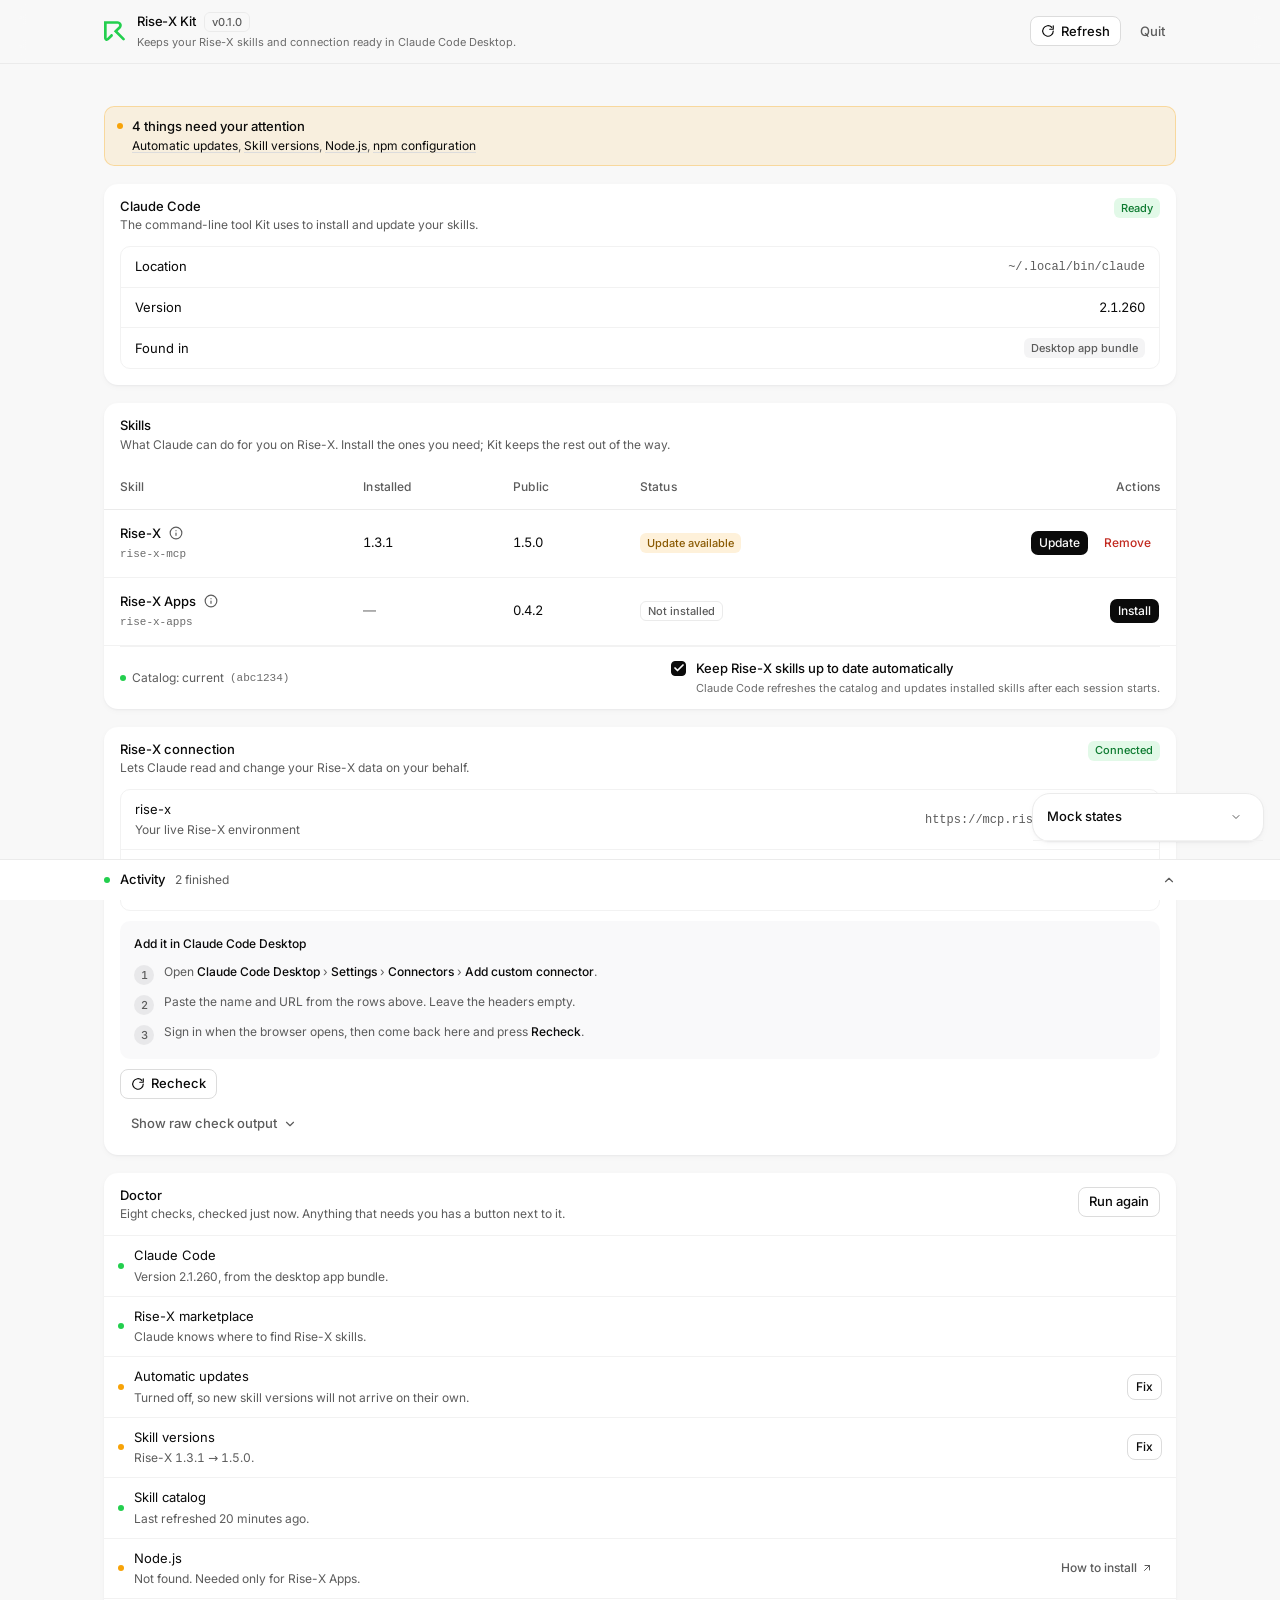
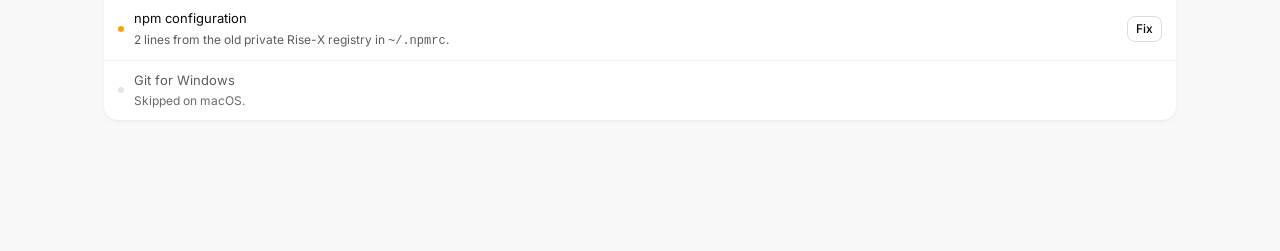
<file: kit/design/mock.html>
<!doctype html>
<!--
  Rise-X Kit — static design mock.

  Every colour, radius, control height and type size comes from the vendored
  design system at ../internal/web/rise-x-ui.css. Ground-truth markup for each
  component is in ./reference/demo.html (grep data-slot="<name>").

  kit.css carries the invariant bases of Button and Badge in @layer components,
  so the design-system utility classes in the markup always win over them.

  The only script is the review-time state switcher docked bottom-right.
-->
<html lang="en" data-summary="warn" data-cli="found" data-skills="update" data-conn="connected" data-catalog="current" data-banner="off" data-update="off" data-dialog="closed" data-jobs="closed" data-autoupdate="default" data-doctor="idle">
  <head>
    <meta charset="utf-8" />
    <meta name="viewport" content="width=device-width, initial-scale=1" />
    <title>Rise-X Kit</title>
    <link rel="icon" href="../internal/web/favicon.ico" />
    <link rel="icon" type="image/png" sizes="32x32" href="../internal/web/favicons/favicon-32x32.png" />
    <link rel="icon" type="image/png" sizes="16x16" href="../internal/web/favicons/favicon-16x16.png" />
    <link rel="apple-touch-icon" sizes="180x180" href="../internal/web/favicons/apple-touch-icon.png" />
    <link rel="stylesheet" href="../internal/web/rise-x-ui.css" />
    <link rel="stylesheet" href="../internal/web/kit.css" />
  </head>

  <body class="bg-background text-foreground">
    <!-- ================= App header ================= -->
    <header
      data-slot="page-header"
      data-variant="card"
      class="border-b border-border sticky top-0 z-20 bg-background/85 backdrop-blur-md backdrop-saturate-150"
    >
      <div class="kit-shell">
        <div data-slot="page-header-row" class="flex items-center gap-3 py-3">
          <svg width="21" height="20" viewBox="0 0 170 161" fill="none" aria-hidden="true" class="shrink-0">
            <path
              d="M23.007 161C20.0433 161 17.0496 160.425 14.1867 159.24C5.56789 155.672 0 147.336 0 138.007V0.580078H109.462C123.708 0.580078 135.945 8.75757 141.398 21.92C146.849 35.0824 143.978 49.517 133.904 59.5904L110.091 83.4037L165.955 138.827C170.224 143.062 170.251 149.96 166.015 154.228C161.779 158.502 154.879 158.524 150.613 154.291L79.2252 83.4664L118.503 44.1888C124.109 38.5828 122.041 32.1078 121.276 30.2528C120.508 28.4032 117.391 22.3613 109.462 22.3613H21.7812V138.007C21.7812 138.306 21.7812 138.81 22.5222 139.118C23.2631 139.42 23.6199 139.069 23.8351 138.856L53.7475 108.944C58.0024 104.689 64.8969 104.689 69.1491 108.944C73.4013 113.196 73.4013 120.093 69.1491 124.346L39.2367 154.258C34.8265 158.666 28.9753 161 23.007 161Z"
              fill="#23cf4e"
            />
          </svg>

          <div class="min-w-0 flex-1">
            <div class="flex items-center gap-2">
              <h1 data-slot="page-header-title" class="text-ui font-medium tracking-[-0.01em]">Rise-X Kit</h1>
              <span data-slot="badge" data-variant="outline" class="ds-badge border border-border text-muted-foreground">v0.1.0</span>
            </div>
            <p data-slot="page-header-subtitle" class="mt-0.5 text-micro text-subtle">
              Keeps your Rise-X skills and connection ready in Claude Code Desktop.
            </p>
          </div>

          <div data-slot="page-header-actions" class="flex items-center gap-2">
            <button data-slot="button" data-variant="outline" data-size="sm" class="ds-btn border-border-strong bg-card hover:bg-muted dark:bg-transparent h-control-sm rounded-md px-2.5">
              <svg viewBox="0 0 24 24" fill="none" stroke="currentColor" stroke-width="2" stroke-linecap="round" stroke-linejoin="round" aria-hidden="true"><path d="M21 12a9 9 0 1 1-2.6-6.4"/><path d="M21 3v6h-6"/></svg>
              Refresh
            </button>
            <button data-slot="button" data-variant="ghost" data-size="sm" class="ds-btn text-muted-foreground hover:bg-muted hover:text-foreground h-control-sm rounded-md px-2.5">
              Quit
            </button>
          </div>
        </div>
      </div>
    </header>

    <main id="kit-main" class="kit-shell py-6 kit-stack">
      <!-- ============ Status summary (states: loading / ok / warn / fail / error) ============ -->
      <div data-when="summary:loading" data-slot="alert" role="status" class="flex gap-[9px] rounded-lg border px-3 py-2.5 text-xs items-start border-border bg-muted/50">
        <span class="mt-0.5 inline-flex"><span data-slot="spinner" role="status" aria-label="Working" style="width: 13px; height: 13px; border-width: 1.5px" class="inline-block shrink-0 rounded-full border-border border-t-muted-foreground motion-safe:animate-spin"></span></span>
        <div class="min-w-0 flex-1">
          <div data-slot="alert-title" class="mb-px text-ui font-medium">Checking your setup&hellip;</div>
        </div>
      </div>
      <div data-when="summary:ok" data-slot="alert" role="status" class="flex gap-[9px] rounded-lg border px-3 py-2.5 text-xs items-start border-success/25 bg-success/8">
        <span data-slot="status-dot" class="inline-block size-1.5 shrink-0 rounded-full bg-success mt-1.5" title="Passed"></span>
        <div class="min-w-0 flex-1">
          <div data-slot="alert-title" class="mb-px text-ui font-medium">Everything is set up</div>
          <div data-slot="alert-description" class="text-xs text-muted-foreground"><div>Your Rise-X skills and connection are ready to use in Claude Code Desktop.</div></div>
        </div>
      </div>
      <div data-when="summary:warn" data-slot="alert" role="alert" class="flex gap-[9px] rounded-lg border px-3 py-2.5 text-xs items-start border-warning/30 bg-warning/10">
        <span data-slot="status-dot" class="inline-block size-1.5 shrink-0 rounded-full bg-warning mt-1.5" title="Needs attention"></span>
        <div class="min-w-0 flex-1">
          <div data-slot="alert-title" class="mb-px text-ui font-medium">4 things need your attention</div>
          <div data-slot="alert-description" class="text-xs text-muted-foreground"><div><a href="#check-marketplace.autoupdate" class="text-foreground underline decoration-border-strong underline-offset-2 hover:decoration-foreground">Automatic updates</a>, <a href="#check-plugin.rise-x-mcp" class="text-foreground underline decoration-border-strong underline-offset-2 hover:decoration-foreground">Skill versions</a>, <a href="#check-node" class="text-foreground underline decoration-border-strong underline-offset-2 hover:decoration-foreground">Node.js</a>, <a href="#check-npmrc" class="text-foreground underline decoration-border-strong underline-offset-2 hover:decoration-foreground">npm configuration</a></div></div>
        </div>
      </div>
      <div data-when="summary:fail" data-slot="alert" role="alert" class="flex gap-[9px] rounded-lg border px-3 py-2.5 text-xs items-start border-error/25 bg-error/8">
        <span data-slot="status-dot" class="inline-block size-1.5 shrink-0 rounded-full bg-error mt-1.5" title="Not working"></span>
        <div class="min-w-0 flex-1">
          <div data-slot="alert-title" class="mb-px text-ui font-medium">Rise-X is not ready yet</div>
          <div data-slot="alert-description" class="text-xs text-muted-foreground"><div>Start with: Claude Code.</div><div class="mt-1"><a href="#check-cli" class="text-foreground underline decoration-border-strong underline-offset-2 hover:decoration-foreground">Claude Code</a>, <a href="#check-npmrc" class="text-foreground underline decoration-border-strong underline-offset-2 hover:decoration-foreground">npm configuration</a></div></div>
        </div>
      </div>
      <div data-when="summary:error" data-slot="alert" role="alert" class="flex gap-[9px] rounded-lg border px-3 py-2.5 text-xs items-start border-error/25 bg-error/8">
        <span data-slot="status-dot" class="inline-block size-1.5 shrink-0 rounded-full bg-error mt-1.5" title="Not working"></span>
        <div class="min-w-0 flex-1">
          <div data-slot="alert-title" class="mb-px text-ui font-medium">Could not check your setup.</div>
          <div data-slot="alert-description" class="text-xs text-muted-foreground"><div><span class="font-mono">claude mcp list</span> exited with code 1</div></div>
        </div>
      </div>

      <!-- ================= Kit update banner (state: update:on) ================= -->
      <div data-when="update:on" data-slot="alert" role="status" class="flex gap-[9px] rounded-lg border px-3 py-2.5 text-xs border-info/25 bg-info/8 items-center">
        <svg viewBox="0 0 24 24" fill="none" stroke="currentColor" stroke-width="2" stroke-linecap="round" stroke-linejoin="round" class="mt-0.5 size-3.5 shrink-0 text-info-text" aria-hidden="true"><circle cx="12" cy="12" r="10"/><path d="M12 16v-4M12 8h.01"/></svg>
        <div class="min-w-0 flex-1">
          <div data-slot="alert-title" class="mb-px text-ui font-medium">Rise-X Kit v0.2.0 is available</div>
          <div data-slot="alert-description" class="text-xs text-muted-foreground">
            You have v0.1.0. Updating takes a few seconds and restarts Rise-X Kit; this page reloads on its own.
          </div>
        </div>
        <button type="button" data-set="dialog:update" data-slot="button" data-variant="default" data-size="sm" class="ds-btn bg-primary text-primary-foreground hover:bg-primary/85 h-control-sm rounded-md px-2.5 shrink-0">Update</button>
      </div>

      <!-- ================= Restart banner (state: after-change) ================= -->
      <div data-when="banner:on" data-slot="alert" role="status" class="flex gap-[9px] rounded-lg border px-3 py-2.5 text-xs border-info/25 bg-info/8 items-start">
        <svg viewBox="0 0 24 24" fill="none" stroke="currentColor" stroke-width="2" stroke-linecap="round" stroke-linejoin="round" class="mt-0.5 size-3.5 shrink-0 text-info-text" aria-hidden="true"><circle cx="12" cy="12" r="10"/><path d="M12 16v-4M12 8h.01"/></svg>
        <div class="min-w-0 flex-1">
          <div data-slot="alert-title" class="mb-px text-ui font-medium">Your changes are ready to load</div>
          <div data-slot="alert-description" class="text-xs text-muted-foreground">
            Restart Claude Code Desktop, or type
            <kbd data-slot="kbd" class="inline-flex h-[18px] min-w-[18px] shrink-0 items-center justify-center rounded-sm bg-fill-2 px-1 font-sans text-[10px] font-medium text-current select-none">/reload-plugins</kbd>
            in a session, to load the changes.
          </div>
        </div>
        <button
          type="button"
          aria-label="Dismiss"
          data-slot="button"
          data-variant="ghost"
          data-size="icon-xs"
          class="ds-btn text-muted-foreground hover:bg-muted hover:text-foreground size-control-xs rounded-md px-0"
          onclick="document.documentElement.dataset.banner='off';kitApply()"
        >
          <svg viewBox="0 0 24 24" fill="none" stroke="currentColor" stroke-width="2" stroke-linecap="round" aria-hidden="true" class="size-3"><path d="M18 6 6 18M6 6l12 12"/></svg>
        </button>
      </div>

      <!-- ================= Claude Code ================= -->
      <section data-slot="card" class="rounded-xl border-0 bg-card text-card-foreground shadow-card">
        <div data-slot="card-header" class="flex items-start gap-3 px-4 pt-3.5 pb-3">
          <div class="min-w-0 flex-1">
            <div data-slot="card-title" class="text-ui leading-tight font-medium">Claude Code</div>
            <div data-slot="card-description" class="mt-0.5 text-xs text-muted-foreground">
              The command-line tool Kit uses to install and update your skills.
            </div>
          </div>
          <span data-when="cli:found" data-slot="badge" data-variant="success" class="ds-badge bg-success/13 text-success-text">Ready</span>
        </div>

        <!-- (a) found -->
        <div data-when="cli:found" data-slot="card-content" class="px-4 pb-4">
          <div data-slot="list" class="flex flex-col rounded-lg border border-border-subtle">
            <div data-slot="list-item" class="flex items-center gap-2.5 border-t border-border-subtle px-3.5 py-2.5 first:border-t-0">
              <div data-slot="list-main" class="min-w-0 flex-1">
                <span data-slot="list-name" class="flex items-center gap-2 text-ui">Location</span>
              </div>
              <span data-slot="list-value" class="shrink-0 text-ui text-muted-foreground font-mono text-xs">~/.local/bin/claude</span>
            </div>
            <div data-slot="list-item" class="flex items-center gap-2.5 border-t border-border-subtle px-3.5 py-2.5">
              <div data-slot="list-main" class="min-w-0 flex-1">
                <span data-slot="list-name" class="flex items-center gap-2 text-ui">Version</span>
              </div>
              <span data-slot="list-value" class="shrink-0 text-ui tabular-nums">2.1.260</span>
            </div>
            <div data-slot="list-item" class="flex items-center gap-2.5 border-t border-border-subtle px-3.5 py-2.5">
              <div data-slot="list-main" class="min-w-0 flex-1">
                <span data-slot="list-name" class="flex items-center gap-2 text-ui">Found in</span>
              </div>
              <span data-slot="badge" data-variant="default" class="ds-badge bg-fill-1 text-muted-foreground">Desktop app bundle</span>
            </div>
          </div>
        </div>

        <!-- (b) missing -->
        <div data-when="cli:missing" data-slot="card-content" class="px-4 pb-4">
          <div data-slot="empty-state" class="flex flex-col items-center gap-[3px] px-4 text-center py-14 rounded-lg bg-fill-0">
            <span data-slot="empty-state-glyph" class="mb-[5px] grid size-8 place-items-center rounded-lg bg-muted text-subtle">
              <svg viewBox="0 0 24 24" fill="none" stroke="currentColor" stroke-width="2" stroke-linecap="round" stroke-linejoin="round" class="size-[15px]" aria-hidden="true"><path d="m9 9 3 3-3 3M14 15h4"/><rect x="2" y="4" width="20" height="16" rx="2"/></svg>
            </span>
            <div data-slot="empty-state-title" class="text-ui font-medium">Claude Code command-line tool not found</div>
            <div data-slot="empty-state-description" class="max-w-[42ch] text-xs text-muted-foreground">
              Kit needs it to manage your skills. Installing takes about a minute and does not change anything else on your machine.
            </div>
            <div data-slot="empty-state-actions" class="mt-3 flex items-center gap-2">
              <button data-slot="button" data-variant="default" data-size="sm" class="ds-btn bg-primary text-primary-foreground hover:bg-primary/85 h-control-sm rounded-md px-2.5">Install Claude Code</button>
              <button data-slot="button" data-variant="outline" data-size="sm" class="ds-btn border-border-strong bg-card hover:bg-muted dark:bg-transparent h-control-sm rounded-md px-2.5">Rescan</button>
            </div>
          </div>
        </div>
      </section>

      <!-- ================= Skills ================= -->
      <section data-slot="card" class="rounded-xl border-0 bg-card text-card-foreground shadow-card">
        <div data-slot="card-header" class="flex items-start gap-3 px-4 pt-3.5 pb-3">
          <div class="min-w-0 flex-1">
            <div data-slot="card-title" class="text-ui leading-tight font-medium">Skills</div>
            <div data-slot="card-description" class="mt-0.5 text-xs text-muted-foreground">
              What Claude can do for you on Rise-X. Install the ones you need; Kit keeps the rest out of the way.
            </div>
          </div>
        </div>

        <div data-slot="table-container" class="relative w-full overflow-x-auto">
          <table data-slot="table" class="kit-skills-table w-full caption-bottom border-separate border-spacing-0 text-ui">
            <thead data-slot="table-header">
              <tr>
                <th scope="col" data-slot="table-head" class="h-11 border-b border-border bg-card px-4 text-left align-middle text-xs font-medium tracking-[0.01em] text-muted-foreground">Skill</th>
                <th scope="col" data-slot="table-head" class="h-11 border-b border-border bg-card px-4 text-left align-middle text-xs font-medium tracking-[0.01em] whitespace-nowrap text-muted-foreground">Installed</th>
                <th scope="col" data-slot="table-head" class="h-11 border-b border-border bg-card px-4 text-left align-middle text-xs font-medium tracking-[0.01em] whitespace-nowrap text-muted-foreground">Public</th>
                <th scope="col" data-slot="table-head" class="h-11 border-b border-border bg-card px-4 text-left align-middle text-xs font-medium tracking-[0.01em] whitespace-nowrap text-muted-foreground">Status</th>
                <th scope="col" data-slot="table-head" class="h-11 border-b border-border bg-card px-4 text-right align-middle text-xs font-medium tracking-[0.01em] whitespace-nowrap text-muted-foreground">Actions</th>
              </tr>
            </thead>
            <tbody data-slot="table-body">
              <!-- Rise-X -->
              <tr data-slot="table-row" class="transition-colors duration-150 ease-decelerate hover:bg-fill-0">
                <td data-slot="table-cell" class="border-b border-border-subtle px-4 py-3.5 align-middle">
                  <div data-slot="table-cell-stack" class="min-w-0">
                    <div class="flex items-center gap-2 whitespace-nowrap">
                      <span class="text-ui font-medium">Rise-X</span>
                      <span
                        class="kit-info-trigger"
                        tabindex="0"
                        role="img"
                        aria-label="About this skill"
                        aria-describedby="skill-desc-rise-x-mcp"
                        data-tip="Configure workflows, layouts and dashboards, query data, and manage work items on the Rise-X platform."
                      >
                        <svg viewBox="0 0 24 24" width="14" height="14" fill="none" stroke="currentColor" stroke-width="2" stroke-linecap="round" stroke-linejoin="round" aria-hidden="true">
                          <circle cx="12" cy="12" r="10" /><path d="M12 16v-4M12 8h.01" />
                        </svg>
                      </span>
                      <span id="skill-desc-rise-x-mcp" class="sr-only">
                        Configure workflows, layouts and dashboards, query data, and manage work items on the Rise-X platform.
                      </span>
                    </div>
                    <span class="text-micro text-subtle font-mono whitespace-nowrap">rise-x-mcp</span>
                  </div>
                </td>
                <td data-slot="table-cell" class="border-b border-border-subtle px-4 py-3.5 align-middle whitespace-nowrap tabular-nums">
                  <span data-when="skills:update">1.3.1</span>
                  <span data-when="skills:uptodate">1.5.0</span>
                  <span data-when="skills:disabled">1.5.0</span>
                  <span data-when="skills:unknown" class="text-subtle">Unknown</span>
                </td>
                <td data-slot="table-cell" class="border-b border-border-subtle px-4 py-3.5 align-middle whitespace-nowrap tabular-nums">1.5.0</td>
                <td data-slot="table-cell" class="border-b border-border-subtle px-4 py-3.5 align-middle whitespace-nowrap">
                  <span data-when="skills:update" data-slot="badge" data-variant="warning" class="ds-badge bg-warning/15 text-warning-text">Update available</span>
                  <span data-when="skills:uptodate" data-slot="badge" data-variant="success" class="ds-badge bg-success/13 text-success-text">Up to date</span>
                  <span data-when="skills:unknown" data-slot="badge" data-variant="default" class="ds-badge bg-fill-1 text-muted-foreground">Version unknown</span>
                  <span data-when="skills:disabled" data-slot="badge" data-variant="outline" class="ds-badge border border-border text-muted-foreground">Disabled</span>
                </td>
                <td data-slot="table-cell" class="border-b border-border-subtle px-4 py-3.5 align-middle whitespace-nowrap">
                  <div class="flex items-center gap-1.5 kit-end">
                    <button data-when="skills:update" data-slot="button" data-variant="default" data-size="xs" class="ds-btn bg-primary text-primary-foreground hover:bg-primary/85 h-control-xs gap-1 rounded-md px-2 text-xs">Update</button>
                    <button data-when="skills:unknown" data-slot="button" data-variant="outline" data-size="xs" class="ds-btn border-border-strong bg-card hover:bg-muted dark:bg-transparent h-control-xs gap-1 rounded-md px-2 text-xs">Reinstall</button>
                    <button data-when="skills:disabled" data-slot="button" data-variant="outline" data-size="xs" class="ds-btn border-border-strong bg-card hover:bg-muted dark:bg-transparent h-control-xs gap-1 rounded-md px-2 text-xs">Enable</button>
                    <button data-slot="button" data-variant="destructive" data-size="xs" class="ds-btn text-error-text hover:bg-error/10 h-control-xs gap-1 rounded-md px-2 text-xs">Remove</button>
                  </div>
                </td>
              </tr>

              <!-- Rise-X Apps -->
              <tr data-slot="table-row" class="transition-colors duration-150 ease-decelerate hover:bg-fill-0">
                <td data-slot="table-cell" class="border-b border-border-subtle px-4 py-3.5 align-middle">
                  <div data-slot="table-cell-stack" class="min-w-0">
                    <div class="flex items-center gap-2 whitespace-nowrap">
                      <span class="text-ui font-medium">Rise-X Apps</span>
                      <span
                        class="kit-info-trigger"
                        tabindex="0"
                        role="img"
                        aria-label="About this skill"
                        aria-describedby="skill-desc-rise-x-apps"
                        data-tip="Design, build, and deploy federated apps for the Rise-X platform."
                      >
                        <svg viewBox="0 0 24 24" width="14" height="14" fill="none" stroke="currentColor" stroke-width="2" stroke-linecap="round" stroke-linejoin="round" aria-hidden="true">
                          <circle cx="12" cy="12" r="10" /><path d="M12 16v-4M12 8h.01" />
                        </svg>
                      </span>
                      <span id="skill-desc-rise-x-apps" class="sr-only">
                        Design, build, and deploy federated apps for the Rise-X platform.
                      </span>
                    </div>
                    <span class="text-micro text-subtle font-mono whitespace-nowrap">rise-x-apps</span>
                  </div>
                </td>
                <td data-slot="table-cell" class="border-b border-border-subtle px-4 py-3.5 align-middle whitespace-nowrap text-subtle">&mdash;</td>
                <td data-slot="table-cell" class="border-b border-border-subtle px-4 py-3.5 align-middle whitespace-nowrap tabular-nums">0.4.2</td>
                <td data-slot="table-cell" class="border-b border-border-subtle px-4 py-3.5 align-middle whitespace-nowrap">
                  <span data-slot="badge" data-variant="outline" class="ds-badge border border-border text-muted-foreground">Not installed</span>
                </td>
                <td data-slot="table-cell" class="border-b border-border-subtle px-4 py-3.5 align-middle whitespace-nowrap">
                  <div class="flex items-center gap-1.5 kit-end">
                    <button data-slot="button" data-variant="default" data-size="xs" class="ds-btn bg-primary text-primary-foreground hover:bg-primary/85 h-control-xs gap-1 rounded-md px-2 text-xs">Install</button>
                  </div>
                </td>
              </tr>
            </tbody>
          </table>
        </div>

        <div data-slot="card-footer" class="mx-4 flex items-center gap-3 border-t border-border-subtle py-3 text-xs text-muted-foreground">
          <div class="min-w-0 flex-1">
            <span data-when="catalog:current" class="inline-flex items-center gap-1.5">
              <span data-slot="status-dot" class="inline-block size-1.5 shrink-0 rounded-full bg-success"></span>
              Catalog: current <span class="font-mono text-micro text-subtle">(abc1234)</span>
            </span>
            <span data-when="catalog:behind" class="inline-flex items-center gap-2">
              <span class="inline-flex items-center gap-1.5">
                <span data-slot="status-dot" class="inline-block size-1.5 shrink-0 rounded-full bg-warning"></span>
                Catalog is 3 days behind
              </span>
              <button data-slot="button" data-variant="outline" data-size="xs" class="ds-btn border-border-strong bg-card hover:bg-muted dark:bg-transparent h-control-xs gap-1 rounded-md px-2 text-xs">Update catalog</button>
            </span>
          </div>

          <div data-when="autoupdate:default" data-slot="choice-row" class="flex items-start gap-2.5 shrink-0">
            <button
              type="button"
              role="checkbox"
              aria-checked="true"
              data-state="checked"
              id="kit-autoupdate"
              data-slot="checkbox"
              class="peer size-[15px] mt-0.5 shrink-0 rounded-[4px] border border-input bg-card transition-colors duration-100 outline-none focus-visible:ring-3 focus-visible:ring-ring-control/35 disabled:cursor-not-allowed disabled:opacity-45 data-checked:border-primary data-checked:bg-primary data-checked:text-primary-foreground flex items-center justify-center"
              data-checked
            >
              <svg viewBox="0 0 24 24" fill="none" stroke="currentColor" stroke-width="3.5" stroke-linecap="round" stroke-linejoin="round" class="size-3" aria-hidden="true"><path d="M20 6 9 17l-5-5"/></svg>
            </button>
            <div class="min-w-0">
              <label for="kit-autoupdate" data-slot="label" class="block text-ui font-medium text-foreground select-none">Keep Rise-X skills up to date automatically</label>
              <span class="mt-0.5 block text-micro text-subtle">Claude Code refreshes the catalog and updates installed skills after each session starts.</span>
            </div>
          </div>

          <!-- org-managed: every catalog skill comes from the organisation, so the
               public marketplace's autoUpdate flag has nothing to control here. -->
          <div data-when="autoupdate:org" data-slot="choice-row" class="flex items-start gap-2.5 shrink-0" data-tip="Your organisation installs and updates Rise-X skills through its own marketplace, so this setting is not used on this machine." title="Your organisation installs and updates Rise-X skills through its own marketplace, so this setting is not used on this machine." tabindex="0" hidden>
            <button
              type="button"
              role="checkbox"
              aria-checked="false"
              data-state="unchecked"
              disabled
              data-disabled=""
              aria-disabled="true"
              aria-describedby="autoupdate-org-tip"
              id="kit-autoupdate-org"
              data-slot="checkbox"
              class="peer size-[15px] mt-0.5 shrink-0 rounded-[4px] border border-input bg-card transition-colors duration-100 outline-none focus-visible:ring-3 focus-visible:ring-ring-control/35 disabled:cursor-not-allowed disabled:opacity-45 data-checked:border-primary data-checked:bg-primary data-checked:text-primary-foreground flex items-center justify-center"
            >
              <svg viewBox="0 0 24 24" fill="none" stroke="currentColor" stroke-width="3.5" stroke-linecap="round" stroke-linejoin="round" class="size-3" aria-hidden="true" hidden><path d="M20 6 9 17l-5-5"/></svg>
            </button>
            <div class="min-w-0 peer-disabled:cursor-not-allowed peer-disabled:opacity-50">
              <div class="flex items-center gap-1.5">
                <label for="kit-autoupdate-org" data-slot="label" class="text-ui font-medium text-foreground select-none">Keep Rise-X skills up to date automatically</label>
                <span id="autoupdate-org-tip" class="sr-only">Your organisation installs and updates Rise-X skills through its own marketplace, so this setting is not used on this machine.</span>
              </div>
              <span class="mt-0.5 block text-micro text-subtle">Managed by your organisation.</span>
            </div>
          </div>
        </div>
      </section>

      <!-- ================= Rise-X connection ================= -->
      <section data-slot="card" class="rounded-xl border-0 bg-card text-card-foreground shadow-card">
        <div data-slot="card-header" class="flex items-start gap-3 px-4 pt-3.5 pb-3">
          <div class="min-w-0 flex-1">
            <div data-slot="card-title" class="text-ui leading-tight font-medium">Rise-X connection</div>
            <div data-slot="card-description" class="mt-0.5 text-xs text-muted-foreground">
              Lets Claude read and change your Rise-X data on your behalf.
            </div>
          </div>
          <span data-when="conn:connected" data-slot="badge" data-variant="success" class="ds-badge bg-success/13 text-success-text">Connected</span>
          <span data-when="conn:signin" data-slot="badge" data-variant="warning" class="ds-badge bg-warning/15 text-warning-text">Sign-in needed</span>
          <span data-when="conn:notinstalled" data-slot="badge" data-variant="error" class="ds-badge bg-error/12 text-error-text">Not installed</span>
          <span data-when="conn:unknown" data-slot="badge" data-variant="default" class="ds-badge bg-fill-1 text-muted-foreground">Unknown</span>
        </div>

        <div data-slot="card-content" class="px-4 pb-4 kit-substack">
          <!-- servers -->
          <div data-slot="list" class="flex flex-col rounded-lg border border-border-subtle">
            <div data-slot="list-item" class="flex items-center gap-2.5 border-t border-border-subtle px-3.5 py-2.5 first:border-t-0">
              <div data-slot="list-main" class="min-w-0 flex-1">
                <span data-slot="list-name" class="flex items-center gap-2 text-ui">rise-x</span>
                <span data-slot="list-description" class="mt-0.5 block text-xs text-muted-foreground">Your live Rise-X environment</span>
              </div>
              <span class="shrink-0 font-mono text-xs text-muted-foreground">https://mcp.rise-x.io/mcp</span>
              <button
                data-slot="button" data-variant="ghost" data-size="icon-sm"
                aria-label="Copy https://mcp.rise-x.io/mcp"
                class="ds-btn text-muted-foreground hover:bg-muted hover:text-foreground size-control-sm rounded-md px-0"
              >
                <svg viewBox="0 0 24 24" fill="none" stroke="currentColor" stroke-width="2" stroke-linecap="round" stroke-linejoin="round" aria-hidden="true"><rect x="9" y="9" width="12" height="12" rx="2"/><path d="M5 15V5a2 2 0 0 1 2-2h10"/></svg>
              </button>
            </div>
            <div data-slot="list-item" class="flex items-center gap-2.5 border-t border-border-subtle px-3.5 py-2.5">
              <div data-slot="list-main" class="min-w-0 flex-1">
                <span data-slot="list-name" class="flex items-center gap-2 text-ui">rise-x-test</span>
                <span data-slot="list-description" class="mt-0.5 block text-xs text-muted-foreground">A safe copy for trying things out</span>
              </div>
              <span class="shrink-0 font-mono text-xs text-muted-foreground">https://mcp.test.rise-x.io/mcp</span>
              <button
                data-slot="button" data-variant="ghost" data-size="icon-sm"
                aria-label="Copy https://mcp.test.rise-x.io/mcp"
                class="ds-btn text-muted-foreground hover:bg-muted hover:text-foreground size-control-sm rounded-md px-0"
              >
                <svg viewBox="0 0 24 24" fill="none" stroke="currentColor" stroke-width="2" stroke-linecap="round" stroke-linejoin="round" aria-hidden="true"><rect x="9" y="9" width="12" height="12" rx="2"/><path d="M5 15V5a2 2 0 0 1 2-2h10"/></svg>
              </button>
            </div>
          </div>

          <!-- three-step guide -->
          <div class="rounded-lg bg-fill-0 p-3.5">
            <div class="text-xs font-medium text-foreground">Add it in Claude Code Desktop</div>
            <ol class="mt-2.5 flex flex-col gap-2">
              <li class="flex items-start gap-2.5">
                <span class="mt-0.5 grid size-5 shrink-0 place-items-center rounded-full bg-fill-2 text-micro font-medium text-muted-foreground tabular-nums">1</span>
                <span class="text-xs text-muted-foreground">Open <strong class="font-medium text-foreground">Claude Code Desktop</strong> &rsaquo; <strong class="font-medium text-foreground">Settings</strong> &rsaquo; <strong class="font-medium text-foreground">Connectors</strong> &rsaquo; <strong class="font-medium text-foreground">Add custom connector</strong>.</span>
              </li>
              <li class="flex items-start gap-2.5">
                <span class="mt-0.5 grid size-5 shrink-0 place-items-center rounded-full bg-fill-2 text-micro font-medium text-muted-foreground tabular-nums">2</span>
                <span class="text-xs text-muted-foreground">Paste the name and URL from the rows above. Leave the headers empty.</span>
              </li>
              <li class="flex items-start gap-2.5">
                <span class="mt-0.5 grid size-5 shrink-0 place-items-center rounded-full bg-fill-2 text-micro font-medium text-muted-foreground tabular-nums">3</span>
                <span class="text-xs text-muted-foreground">Sign in when the browser opens, then come back here and press <strong class="font-medium text-foreground">Recheck</strong>.</span>
              </li>
            </ol>
          </div>

          <div class="flex items-center gap-2">
            <button data-slot="button" data-variant="outline" data-size="sm" class="ds-btn border-border-strong bg-card hover:bg-muted dark:bg-transparent h-control-sm rounded-md px-2.5">
              <svg viewBox="0 0 24 24" fill="none" stroke="currentColor" stroke-width="2" stroke-linecap="round" stroke-linejoin="round" aria-hidden="true"><path d="M21 12a9 9 0 1 1-2.6-6.4"/><path d="M21 3v6h-6"/></svg>
              Recheck
            </button>
          </div>

          <details data-slot="collapsible">
            <summary
              data-slot="collapsible-trigger"
              class="ds-btn text-muted-foreground hover:bg-muted hover:text-foreground h-control-sm w-fit rounded-md px-2.5 list-none"
            >
              Show raw check output
              <svg viewBox="0 0 24 24" fill="none" stroke="currentColor" stroke-width="2" stroke-linecap="round" stroke-linejoin="round" aria-hidden="true"><path d="m6 9 6 6 6-6"/></svg>
            </summary>
            <div data-slot="collapsible-content" class="mt-2 rounded-lg bg-fill-0 px-3.5 py-3">
              <pre class="kit-log text-muted-foreground">$ claude mcp list
rise-x        https://mcp.rise-x.io/mcp        connected (oauth, expires in 27d)
rise-x-test   https://mcp.test.rise-x.io/mcp   connected (oauth, expires in 27d)

handshake  ok   protocol 2025-06-18
tools      ok   94 exposed
latency    ok   142 ms</pre>
            </div>
          </details>
        </div>
      </section>

      <!-- ================= Doctor ================= -->
      <section data-slot="card" class="rounded-xl border-0 bg-card text-card-foreground shadow-card">
        <div data-slot="card-header" class="flex items-start gap-3 px-4 pt-3.5 pb-3">
          <div class="min-w-0 flex-1">
            <div data-slot="card-title" class="text-ui leading-tight font-medium">Doctor</div>
            <div data-slot="card-description" class="mt-0.5 text-xs text-muted-foreground">
              <span data-when="doctor:idle">Eight checks, checked just now. Anything that needs you has a button next to it.</span>
              <span data-when="doctor:checking" hidden>Checking your setup&hellip;</span>
            </div>
          </div>
          <button data-when="doctor:idle" data-slot="button" data-variant="outline" data-size="sm" class="ds-btn border-border-strong bg-card hover:bg-muted dark:bg-transparent h-control-sm rounded-md px-2.5">Run again</button>
          <button data-when="doctor:checking" data-slot="button" data-variant="outline" data-size="sm" disabled data-disabled="" class="ds-btn border-border-strong bg-card hover:bg-muted dark:bg-transparent h-control-sm rounded-md px-2.5" hidden><span data-slot="spinner" role="status" aria-label="Working" style="width: 13px; height: 13px; border-width: 1.5px" class="inline-block shrink-0 rounded-full border-border border-t-muted-foreground motion-safe:animate-spin"></span>Checking&hellip;</button>
        </div>

        <div data-slot="list" class="flex flex-col border-t border-border-subtle">
          <!-- ok -->
          <div data-slot="list-item" id="check-cli" class="flex items-center gap-2.5 border-t border-border-subtle px-3.5 py-2.5 first:border-t-0 kit-check">
            <span data-slot="status-dot" class="inline-block size-1.5 shrink-0 rounded-full bg-success" title="Passed"></span>
            <div data-slot="list-main" class="min-w-0 flex-1">
              <span data-slot="list-name" class="flex items-center gap-2 text-ui">Claude Code</span>
              <span data-slot="list-description" class="mt-0.5 block text-xs text-muted-foreground">Version 2.1.260, from the desktop app bundle.</span>
            </div>
          </div>
          <div data-slot="list-item" class="flex items-center gap-2.5 border-t border-border-subtle px-3.5 py-2.5 first:border-t-0">
            <span data-slot="status-dot" class="inline-block size-1.5 shrink-0 rounded-full bg-success" title="Passed"></span>
            <div data-slot="list-main" class="min-w-0 flex-1">
              <span data-slot="list-name" class="flex items-center gap-2 text-ui">Rise-X marketplace</span>
              <span data-slot="list-description" class="mt-0.5 block text-xs text-muted-foreground">Claude knows where to find Rise-X skills.</span>
            </div>
          </div>
          <!-- warn + fix -->
          <div data-slot="list-item" id="check-marketplace.autoupdate" class="flex items-center gap-2.5 border-t border-border-subtle px-3.5 py-2.5 first:border-t-0 kit-check">
            <span data-slot="status-dot" class="inline-block size-1.5 shrink-0 rounded-full bg-warning" title="Needs attention"></span>
            <div data-slot="list-main" class="min-w-0 flex-1">
              <span data-slot="list-name" class="flex items-center gap-2 text-ui">Automatic updates</span>
              <span data-slot="list-description" class="mt-0.5 block text-xs text-muted-foreground">Turned off, so new skill versions will not arrive on their own.</span>
            </div>
            <button data-slot="button" data-variant="outline" data-size="xs" class="ds-btn border-border-strong bg-card hover:bg-muted dark:bg-transparent h-control-xs gap-1 rounded-md px-2 text-xs shrink-0">Fix</button>
          </div>
          <div data-slot="list-item" id="check-plugin.rise-x-mcp" class="flex items-center gap-2.5 border-t border-border-subtle px-3.5 py-2.5 first:border-t-0 kit-check">
            <span data-slot="status-dot" class="inline-block size-1.5 shrink-0 rounded-full bg-warning" title="Needs attention"></span>
            <div data-slot="list-main" class="min-w-0 flex-1">
              <span data-slot="list-name" class="flex items-center gap-2 text-ui">Skill versions</span>
              <span data-slot="list-description" class="mt-0.5 block text-xs text-muted-foreground">Rise-X <span class="tabular-nums">1.3.1</span> &rarr; <span class="tabular-nums">1.5.0</span>.</span>
            </div>
            <button data-slot="button" data-variant="outline" data-size="xs" class="ds-btn border-border-strong bg-card hover:bg-muted dark:bg-transparent h-control-xs gap-1 rounded-md px-2 text-xs shrink-0">Fix</button>
          </div>
          <div data-slot="list-item" class="flex items-center gap-2.5 border-t border-border-subtle px-3.5 py-2.5 first:border-t-0">
            <span data-slot="status-dot" class="inline-block size-1.5 shrink-0 rounded-full bg-success" title="Passed"></span>
            <div data-slot="list-main" class="min-w-0 flex-1">
              <span data-slot="list-name" class="flex items-center gap-2 text-ui">Skill catalog</span>
              <span data-slot="list-description" class="mt-0.5 block text-xs text-muted-foreground">Last refreshed 20 minutes ago.</span>
            </div>
          </div>
          <div data-slot="list-item" id="check-node" class="flex items-center gap-2.5 border-t border-border-subtle px-3.5 py-2.5 first:border-t-0 kit-check">
            <span data-slot="status-dot" class="inline-block size-1.5 shrink-0 rounded-full bg-warning" title="Needs attention"></span>
            <div data-slot="list-main" class="min-w-0 flex-1">
              <span data-slot="list-name" class="flex items-center gap-2 text-ui">Node.js</span>
              <span data-slot="list-description" class="mt-0.5 block text-xs text-muted-foreground">Not found. Needed only for Rise-X Apps.</span>
            </div>
            <button data-slot="button" data-variant="ghost" data-size="xs" class="ds-btn text-muted-foreground hover:bg-muted hover:text-foreground h-control-xs gap-1 rounded-md px-2 text-xs shrink-0">
              How to install
              <svg viewBox="0 0 24 24" fill="none" stroke="currentColor" stroke-width="2" stroke-linecap="round" stroke-linejoin="round" aria-hidden="true" class="size-3"><path d="M7 17 17 7M8 7h9v9"/></svg>
            </button>
          </div>
          <div data-slot="list-item" id="check-npmrc" class="flex items-center gap-2.5 border-t border-border-subtle px-3.5 py-2.5 first:border-t-0 kit-check">
            <span data-slot="status-dot" class="inline-block size-1.5 shrink-0 rounded-full bg-warning" title="Needs attention"></span>
            <div data-slot="list-main" class="min-w-0 flex-1">
              <span data-slot="list-name" class="flex items-center gap-2 text-ui">npm configuration</span>
              <span data-slot="list-description" class="mt-0.5 block text-xs text-muted-foreground">2 lines from the old private Rise-X registry in <span class="font-mono">~/.npmrc</span>.</span>
            </div>
            <button data-slot="button" data-variant="outline" data-size="xs" class="ds-btn border-border-strong bg-card hover:bg-muted dark:bg-transparent h-control-xs gap-1 rounded-md px-2 text-xs shrink-0">Fix</button>
          </div>
          <!-- skipped -->
          <div data-slot="list-item" class="flex items-center gap-2.5 border-t border-border-subtle px-3.5 py-2.5 first:border-t-0">
            <span data-slot="status-dot" class="inline-block size-1.5 shrink-0 rounded-full bg-fill-3" title="Skipped"></span>
            <div data-slot="list-main" class="min-w-0 flex-1">
              <span data-slot="list-name" class="flex items-center gap-2 text-ui text-muted-foreground">Git for Windows</span>
              <span data-slot="list-description" class="mt-0.5 block text-xs text-subtle">Skipped on macOS.</span>
            </div>
          </div>
        </div>
      </section>

      <div class="py-6"></div>
    </main>

    <!-- ================= Activity drawer ================= -->
    <aside class="sticky bottom-0 z-30 border-t border-border bg-card backdrop-blur-md">
      <div class="kit-shell">
        <button
          type="button"
          aria-expanded="false"
          id="kit-jobs-toggle"
          class="kit-activity-toggle flex w-full items-center gap-2.5 px-0 py-2.5 text-muted-foreground hover:text-foreground"
          onclick="kitToggleJobs()"
        >
          <span data-when="jobs:open" data-slot="spinner" role="status" aria-label="Working" style="width: 13px; height: 13px; border-width: 1.5px" class="inline-block shrink-0 rounded-full border-border border-t-muted-foreground motion-safe:animate-spin"></span>
          <span data-when="jobs:closed" data-slot="status-dot" class="inline-block size-1.5 shrink-0 rounded-full bg-success"></span>
          <span class="text-ui font-medium text-foreground">Activity</span>
          <span data-when="jobs:open" class="text-xs text-muted-foreground">Updating Rise-X&hellip;</span>
          <span data-when="jobs:closed" class="text-xs text-muted-foreground">2 finished</span>
          <span data-when="jobs:open" data-slot="badge" data-variant="count" class="ds-badge min-w-5 bg-fill-1 text-muted-foreground tabular-nums">2</span>
          <span class="flex-1"></span>
          <svg viewBox="0 0 24 24" fill="none" stroke="currentColor" stroke-width="2" stroke-linecap="round" stroke-linejoin="round" aria-hidden="true" id="kit-jobs-chevron"><path d="m18 15-6-6-6 6"/></svg>
        </button>

        <div data-when="jobs:open" class="pb-4 kit-substack">
          <!-- running -->
          <div data-slot="item" class="flex flex-col rounded-lg border border-border-subtle p-3.5">
            <div class="flex items-center gap-2.5">
              <span data-slot="spinner" role="status" aria-label="Working" style="width: 13px; height: 13px; border-width: 1.5px" class="inline-block shrink-0 rounded-full border-border border-t-muted-foreground motion-safe:animate-spin"></span>
              <span data-slot="item-title" class="text-ui font-medium">Update Rise-X</span>
              <span class="text-micro text-subtle font-mono">rise-x-mcp</span>
              <span class="flex-1"></span>
              <span class="text-xs text-muted-foreground tabular-nums">1.3.1 &rarr; 1.5.0</span>
              <button data-slot="button" data-variant="ghost" data-size="xs" class="ds-btn text-muted-foreground hover:bg-muted hover:text-foreground h-control-xs gap-1 rounded-md px-2 text-xs">Stop</button>
            </div>
            <pre class="kit-log mt-2.5 rounded-md bg-fill-0 px-3 py-2 text-muted-foreground">fetching rise-x-mcp@1.5.0 from rise-x-public
  resolved  1.5.0  (2.4 MB)
  verifying signature                 ok
  unpacking  14 skills, 6 commands    ok
writing ~/.claude/plugins/rise-x-mcp
  linking skills</pre>
          </div>

          <!-- finished -->
          <div data-slot="item" class="flex items-center gap-2.5 rounded-lg border border-border-subtle px-3.5 py-2.5">
            <span data-slot="status-dot" class="inline-block size-1.5 shrink-0 rounded-full bg-success"></span>
            <span data-slot="item-title" class="text-ui">Install Rise-X Apps</span>
            <span class="text-micro text-subtle font-mono">rise-x-apps</span>
            <span class="flex-1"></span>
            <span class="text-xs text-muted-foreground">Done in <span class="tabular-nums">12 s</span></span>
            <button data-slot="button" data-variant="ghost" data-size="xs" class="ds-btn text-muted-foreground hover:bg-muted hover:text-foreground h-control-xs gap-1 rounded-md px-2 text-xs">Log</button>
          </div>
        </div>
      </div>
    </aside>

    <!-- ================= Review-only: mock state switcher ================= -->
    <div class="kit-dock rounded-2xl bg-card shadow-card border border-border" data-slot="panel">
      <div data-slot="panel-header" class="flex items-center gap-2 border-b border-border-subtle px-3.5 py-2.5">
        <span data-slot="panel-title" class="text-ui font-medium">Mock states</span>
        <span class="flex-1"></span>
        <button
          type="button" id="kit-dock-toggle" aria-expanded="false" aria-label="Show mock states"
          class="ds-btn text-muted-foreground hover:bg-muted hover:text-foreground size-control-xs rounded-md px-0"
          onclick="kitToggleDock()"
        >
          <svg viewBox="0 0 24 24" fill="none" stroke="currentColor" stroke-width="2" stroke-linecap="round" stroke-linejoin="round" aria-hidden="true" class="size-3"><path d="m6 9 6 6 6-6"/></svg>
        </button>
      </div>
      <div class="kit-dock-body p-3.5" id="kit-dock-body" hidden>
        <div class="kit-substack" id="kit-dock-groups"></div>
      </div>
    </div>


    <!-- ================= Confirmation dialog (state: dialog:remove | dialog:update) =================
         A native <dialog> opened with showModal(); .kit-dialog in kit.css carries the panel, the
         content is the cards' own utilities. Escape, the backdrop and both buttons close it. -->
    <dialog id="kit-dialog" data-slot="dialog" class="kit-dialog" aria-labelledby="kit-dialog-title" aria-describedby="kit-dialog-body kit-dialog-detail kit-dialog-check-label kit-dialog-check-caption">
      <div data-when="dialog:remove">
        <div class="px-5 pt-4 pb-4">
          <div id="kit-dialog-title" data-slot="dialog-title" class="text-ui font-medium">Remove Rise-X?</div>
          <div id="kit-dialog-body" data-slot="dialog-description" class="mt-1.5 text-xs text-muted-foreground">Claude Code will no longer have its skills or its Rise-X connection. The connector Rise-X in Claude Desktop stays; remove it under Customize &rsaquo; Connectors if you no longer want it.</div>
          <pre id="kit-dialog-detail" class="kit-dialog-detail mt-3 rounded-md bg-fill-0 px-3 py-2 text-muted-foreground">rise-x (everywhere): https://mcp.rise-x.io/mcp
rise-x-test (one project): https://mcp.test.rise-x.io/mcp</pre>
          <div data-slot="choice-row" class="mt-3 flex items-start gap-2.5">
            <button type="button" role="checkbox" id="kit-dialog-check" aria-checked="false" data-state="unchecked" data-slot="checkbox" class="peer size-[15px] mt-0.5 shrink-0 rounded-[4px] border border-input bg-card transition-colors duration-100 outline-none focus-visible:ring-3 focus-visible:ring-ring-control/35 data-checked:border-primary data-checked:bg-primary data-checked:text-primary-foreground flex items-center justify-center">
              <svg viewBox="0 0 24 24" fill="none" stroke="currentColor" stroke-width="3.5" stroke-linecap="round" stroke-linejoin="round" class="size-3" aria-hidden="true" hidden><path d="M20 6 9 17l-5-5"/></svg>
            </button>
            <div class="min-w-0">
              <label for="kit-dialog-check" id="kit-dialog-check-label" data-slot="label" class="text-ui font-medium text-foreground select-none">Also remove the 2 connections listed above</label>
              <span id="kit-dialog-check-caption" class="mt-0.5 block text-micro text-subtle">Set up outside the skill, in ~/.claude.json. Off unless you tick it.</span>
            </div>
          </div>
        </div>
        <div data-slot="dialog-footer" class="flex items-center gap-2 kit-end border-t border-border-subtle px-5 py-3">
          <button type="button" data-set="dialog:closed" data-slot="button" data-variant="outline" data-size="sm" class="ds-btn border-border-strong bg-card hover:bg-muted dark:bg-transparent h-control-sm rounded-md px-2.5">Cancel</button>
          <button type="button" data-set="dialog:closed" data-slot="button" data-variant="destructive" data-size="sm" class="ds-btn text-error-text hover:bg-error/10 h-control-sm rounded-md px-2.5 border-border-strong">Remove Rise-X</button>
        </div>
      </div>
      <div data-when="dialog:update">
        <div class="px-5 pt-4 pb-4">
          <div data-slot="dialog-title" class="text-ui font-medium">Update Rise-X Kit to v0.2.0?</div>
          <div data-slot="dialog-description" class="mt-1.5 text-xs text-muted-foreground">The new version is downloaded and checked, then Rise-X Kit restarts and this page reloads. If something is still running in Activity, wait for it to finish first.</div>
        </div>
        <div data-slot="dialog-footer" class="flex items-center gap-2 kit-end border-t border-border-subtle px-5 py-3">
          <button type="button" data-set="dialog:closed" data-slot="button" data-variant="outline" data-size="sm" class="ds-btn border-border-strong bg-card hover:bg-muted dark:bg-transparent h-control-sm rounded-md px-2.5">Cancel</button>
          <button type="button" data-set="dialog:closed" data-slot="button" data-variant="default" data-size="sm" class="ds-btn bg-primary text-primary-foreground hover:bg-primary/85 h-control-sm rounded-md px-2.5">Update and restart</button>
        </div>
      </div>
    </dialog>

    <script>
      // Review-time state switcher. Not part of the product.
      const KIT_GROUPS = [
        { key: 'theme', label: 'Theme', options: [['light', 'Light'], ['dark', 'Dark']] },
        { key: 'summary', label: 'Summary', options: [['loading', 'Checking'], ['ok', 'Ready'], ['warn', 'Warnings'], ['fail', 'Failures'], ['error', 'Unreadable']] },
        { key: 'cli', label: 'Claude Code', options: [['found', 'Found'], ['missing', 'Missing']] },
        { key: 'skills', label: 'Rise-X skill', options: [['update', 'Update'], ['uptodate', 'Current'], ['unknown', 'Unknown'], ['disabled', 'Disabled']] },
        { key: 'conn', label: 'Connection', options: [['connected', 'Connected'], ['signin', 'Sign-in'], ['notinstalled', 'Missing'], ['unknown', 'Unknown']] },
        { key: 'catalog', label: 'Catalog', options: [['current', 'Current'], ['behind', 'Behind']] },
        { key: 'autoupdate', label: 'Auto-update', options: [['default', 'Default'], ['org', 'Org-managed']] },
        { key: 'doctor', label: 'Doctor', options: [['idle', 'Checked'], ['checking', 'Checking']] },
        { key: 'banner', label: 'Restart banner', options: [['off', 'Hidden'], ['on', 'Shown']] },
        { key: 'update', label: 'Kit update', options: [['off', 'Hidden'], ['on', 'Shown']] },
        { key: 'dialog', label: 'Dialog', options: [['closed', 'Closed'], ['remove', 'Remove skill'], ['update', 'Update kit']] },
        { key: 'jobs', label: 'Activity drawer', options: [['closed', 'Closed'], ['open', 'Job running']] },
      ];

      const root = document.documentElement;
      const SEG = 'inline-flex gap-0.5 rounded-lg border-0 bg-fill-1 p-0.5 flex-wrap';
      const SEG_ITEM =
        'inline-flex h-control-xs items-center rounded-md border-0 bg-transparent px-2 text-xs text-muted-foreground transition-colors duration-200 ease-decelerate outline-none cursor-pointer focus-visible:ring-3 focus-visible:ring-ring-control/35 aria-pressed:bg-card aria-pressed:font-medium aria-pressed:text-foreground';

      function kitState(key) {
        return key === 'theme' ? (root.classList.contains('dark') ? 'dark' : 'light') : root.dataset[key];
      }

      function kitApply() {
        document.querySelectorAll('[data-when]').forEach((el) => {
          el.hidden = !el.dataset.when
            .trim()
            .split(/\s+/)
            .every((tok) => {
              const [k, v] = tok.split(':');
              return v.split('|').includes(kitState(k));
            });
        });
        document.querySelectorAll('#kit-dock-groups [data-set]').forEach((b) => {
          const [k, v] = b.dataset.set.split(':');
          b.setAttribute('aria-pressed', String(kitState(k) === v));
        });
        const dialog = document.getElementById('kit-dialog');
        const wantDialog = root.dataset.dialog !== 'closed';
        if (wantDialog && !dialog.open) dialog.showModal();
        if (!wantDialog && dialog.open) dialog.close();
        const open = root.dataset.jobs === 'open';
        document.getElementById('kit-jobs-toggle').setAttribute('aria-expanded', String(open));
        document.getElementById('kit-jobs-chevron').innerHTML = open ? '<path d="m6 9 6 6 6-6"/>' : '<path d="m18 15-6-6-6 6"/>';
      }

      function kitSet(key, value) {
        if (key === 'theme') root.classList.toggle('dark', value === 'dark');
        else root.dataset[key] = value;
        kitApply();
      }

      function kitToggleJobs() {
        kitSet('jobs', root.dataset.jobs === 'open' ? 'closed' : 'open');
      }

      function kitToggleDock() {
        const body = document.getElementById('kit-dock-body');
        const btn = document.getElementById('kit-dock-toggle');
        const open = body.hidden;
        body.hidden = !open;
        btn.setAttribute('aria-expanded', String(open));
      }

      document.getElementById('kit-dock-groups').innerHTML = KIT_GROUPS.map(
        (g) =>
          '<div><div class="mb-1.5 text-micro text-subtle">' +
          g.label +
          '</div><div data-slot="segmented" class="' +
          SEG +
          '" role="group" aria-label="' +
          g.label +
          '">' +
          g.options
            .map((o) => '<button type="button" data-slot="segmented-item" class="' + SEG_ITEM + '" data-set="' + g.key + ':' + o[0] + '">' + o[1] + '</button>')
            .join('') +
          '</div></div>'
      ).join('');

      document.getElementById('kit-dock-groups').addEventListener('click', (e) => {
        const b = e.target.closest('[data-set]');
        if (b) kitSet(...b.dataset.set.split(':'));
      });
      // The banner's Update button and the dialog's own buttons drive the same state.
      document.body.addEventListener('click', (e) => {
        const b = e.target.closest('[data-set^="dialog:"]');
        if (b && !b.closest('#kit-dock-groups')) kitSet(...b.dataset.set.split(':'));
      });
      document.getElementById('kit-dialog').addEventListener('close', () => {
        if (root.dataset.dialog !== 'closed') kitSet('dialog', 'closed');
      });

      // The auto-update checkbox is a real control, so let it toggle.
      document.getElementById('kit-autoupdate').addEventListener('click', function () {
        const on = this.getAttribute('aria-checked') !== 'true';
        this.setAttribute('aria-checked', String(on));
        this.dataset.state = on ? 'checked' : 'unchecked';
        this.toggleAttribute('data-checked', on);
        // An SVGElement has no 'hidden' property, so this must be the attribute.
        this.querySelector('svg').toggleAttribute('hidden', !on);
      });

      // Deep link for review: #dark,cli:missing,jobs:open
      location.hash
        .replace(/^#/, '')
        .split(',')
        .filter(Boolean)
        .forEach((tok) => {
          const [k, v] = tok.includes(':') ? tok.split(':') : ['theme', tok];
          if (k === 'theme') root.classList.toggle('dark', v === 'dark');
          else root.dataset[k] = v;
        });

      kitApply();
    </script>
  </body>
</html>
</file>
<file: kit/internal/web/rise-x-ui.css>
/* vendored from @rise-x/apps-sdk@0.11.1 (sha256:fefa863a39271ace6ddec76decdd2db94c58e30b28b13f7c991bf71608b1e515) build/ui/styles.css — refresh with kit/scripts/sync-ui.sh */
@font-face{font-family:'Inter Variable';font-style:normal;font-display:swap;font-weight:100 900;src:url([data-uri]) format('woff2-variations');}
/*! tailwindcss v4.3.3 | MIT License | https://tailwindcss.com */
@layer properties{@supports (((-webkit-hyphens:none)) and (not (margin-trim:inline))) or ((-moz-orient:inline) and (not (color:rgb(from red r g b)))){:root,:host{--shimmer-angle:20deg}*,:before,:after,::backdrop{--tw-border-spacing-x:0;--tw-border-spacing-y:0;--tw-translate-x:0;--tw-translate-y:0;--tw-translate-z:0;--tw-rotate-x:initial;--tw-rotate-y:initial;--tw-rotate-z:initial;--tw-skew-x:initial;--tw-skew-y:initial;--tw-space-x-reverse:0;--tw-border-style:solid;--tw-leading:initial;--tw-font-weight:initial;--tw-tracking:initial;--tw-ordinal:initial;--tw-slashed-zero:initial;--tw-numeric-figure:initial;--tw-numeric-spacing:initial;--tw-numeric-fraction:initial;--tw-shadow:0 0 #0000;--tw-shadow-color:initial;--tw-shadow-alpha:100%;--tw-inset-shadow:0 0 #0000;--tw-inset-shadow-color:initial;--tw-inset-shadow-alpha:100%;--tw-ring-color:initial;--tw-ring-shadow:0 0 #0000;--tw-inset-ring-color:initial;--tw-inset-ring-shadow:0 0 #0000;--tw-ring-inset:initial;--tw-ring-offset-width:0px;--tw-ring-offset-color:#fff;--tw-ring-offset-shadow:0 0 #0000;--tw-outline-style:solid;--tw-blur:initial;--tw-brightness:initial;--tw-contrast:initial;--tw-grayscale:initial;--tw-hue-rotate:initial;--tw-invert:initial;--tw-opacity:initial;--tw-saturate:initial;--tw-sepia:initial;--tw-drop-shadow:initial;--tw-drop-shadow-color:initial;--tw-drop-shadow-alpha:100%;--tw-drop-shadow-size:initial;--tw-backdrop-blur:initial;--tw-backdrop-brightness:initial;--tw-backdrop-contrast:initial;--tw-backdrop-grayscale:initial;--tw-backdrop-hue-rotate:initial;--tw-backdrop-invert:initial;--tw-backdrop-opacity:initial;--tw-backdrop-saturate:initial;--tw-backdrop-sepia:initial;--tw-duration:initial;--tw-ease:initial;--tw-content:"";--tw-scale-x:1;--tw-scale-y:1;--tw-scale-z:1;--tw-animation-delay:0s;--tw-animation-direction:normal;--tw-animation-duration:initial;--tw-animation-fill-mode:none;--tw-animation-iteration-count:1;--tw-enter-blur:0;--tw-enter-opacity:1;--tw-enter-rotate:0;--tw-enter-scale:1;--tw-enter-translate-x:0;--tw-enter-translate-y:0;--tw-exit-blur:0;--tw-exit-opacity:1;--tw-exit-rotate:0;--tw-exit-scale:1;--tw-exit-translate-x:0;--tw-exit-translate-y:0;--scroll-fade-t:0px;--scroll-fade-b:0px;--scroll-fade-s:0px;--scroll-fade-e:0px;--scroll-fade-mask:initial;--shimmer-image:initial;--shimmer-text-fill:initial}}}@layer theme{:root,:host{--font-sans:"Inter Variable", "Inter", system-ui, sans-serif;--font-mono:ui-monospace, SFMono-Regular, Menlo, Monaco, Consolas, "Liberation Mono", "Courier New", monospace;--color-black:#000;--color-white:#fff;--spacing:4px;--container-xs:320px;--container-md:448px;--container-lg:512px;--text-xs:12px;--text-sm:14px;--text-sm--line-height:calc(1.25 / .875);--text-base:16px;--text-base--line-height:calc(1.5 / 1);--text-lg:18px;--text-lg--line-height:calc(1.75 / 1.125);--font-weight-normal:400;--font-weight-medium:500;--font-weight-semibold:600;--tracking-widest:.1em;--leading-tight:1.25;--leading-snug:1.375;--leading-normal:1.5;--ease-in-out:cubic-bezier(.4, 0, .2, 1);--animate-spin:spin 1s linear infinite;--animate-pulse:pulse 2s cubic-bezier(.4, 0, .6, 1) infinite;--blur-sm:8px;--blur-md:12px;--blur-xl:24px;--aspect-video:16 / 9;--default-transition-duration:.15s;--default-transition-timing-function:cubic-bezier(.4, 0, .2, 1);--default-font-family:"Inter Variable", "Inter", system-ui, sans-serif;--default-mono-font-family:var(--font-mono);--animate-caret-blink:caret-blink 1.25s ease-out infinite;--color-border:var(--border)}}@layer base{*{border-color:var(--border);outline-color:var(--ring)}@supports (color:color-mix(in lab, red, red)){*{outline-color:color-mix(in oklab, var(--ring) 50%, transparent)}}*,:before,:after{border-style:solid;border-width:0}button,input,optgroup,select,textarea{font:inherit;font-feature-settings:inherit;font-variation-settings:inherit;letter-spacing:inherit;color:inherit;opacity:1;background-color:#0000;border-radius:0;padding:0}::file-selector-button{font:inherit;font-feature-settings:inherit;font-variation-settings:inherit;letter-spacing:inherit;color:inherit;opacity:1;background-color:#0000;border-radius:0;padding:0}:where([data-slot]),:where([data-slot]) :where(h1,h2,h3,h4,h5,h6,p,figure,blockquote,ul,ol,dl,dd){margin:0}*,:after,:before,::backdrop{box-sizing:border-box;border:0 solid;margin:0;padding:0}::file-selector-button{box-sizing:border-box;border:0 solid;margin:0;padding:0}html,:host{-webkit-text-size-adjust:100%;tab-size:4;line-height:1.5;font-family:var(--default-font-family,-apple-system, BlinkMacSystemFont, "Segoe UI", Roboto, "Helvetica Neue", "Noto Sans", Arial, sans-serif, "Apple Color Emoji", "Segoe UI Emoji", "Segoe UI Symbol", "Noto Color Emoji");font-feature-settings:var(--default-font-feature-settings,normal);font-variation-settings:var(--default-font-variation-settings,normal);-webkit-tap-highlight-color:transparent}hr{height:0;color:inherit;border-top-width:1px}abbr:where([title]){-webkit-text-decoration:underline dotted;text-decoration:underline dotted}h1,h2,h3,h4,h5,h6{font-size:inherit;font-weight:inherit}a{color:inherit;-webkit-text-decoration:inherit;-webkit-text-decoration:inherit;-webkit-text-decoration:inherit;text-decoration:inherit}b,strong{font-weight:bolder}code,kbd,samp,pre{font-family:var(--default-mono-font-family,ui-monospace, SFMono-Regular, Menlo, Monaco, Consolas, "Liberation Mono", "Courier New", monospace);font-feature-settings:var(--default-mono-font-feature-settings,normal);font-variation-settings:var(--default-mono-font-variation-settings,normal);font-size:1em}small{font-size:80%}sub,sup{vertical-align:baseline;font-size:75%;line-height:0;position:relative}sub{bottom:-.25em}sup{top:-.5em}table{text-indent:0;border-color:inherit;border-collapse:collapse}:-moz-focusring:where(:not(iframe)){outline:auto}progress{vertical-align:baseline}summary{display:list-item}ol,ul,menu{list-style:none}img,svg,video,canvas,audio,iframe,embed,object{vertical-align:middle;display:block}img,video{max-width:100%;height:auto}button,input,select,optgroup,textarea{font:inherit;font-feature-settings:inherit;font-variation-settings:inherit;letter-spacing:inherit;color:inherit;opacity:1;background-color:#0000;border-radius:0}::file-selector-button{font:inherit;font-feature-settings:inherit;font-variation-settings:inherit;letter-spacing:inherit;color:inherit;opacity:1;background-color:#0000;border-radius:0}:where(select:is([multiple],[size])) optgroup{font-weight:bolder}:where(select:is([multiple],[size])) optgroup option{padding-inline-start:20px}::file-selector-button{margin-inline-end:4px}::placeholder{opacity:1}@supports (not ((-webkit-appearance:-apple-pay-button))) or (contain-intrinsic-size:1px){::placeholder{color:currentColor}@supports (color:color-mix(in lab, red, red)){::placeholder{color:color-mix(in oklab, currentcolor 50%, transparent)}}}textarea{resize:vertical}::-webkit-search-decoration{-webkit-appearance:none}::-webkit-date-and-time-value{min-height:1lh;text-align:inherit}::-webkit-datetime-edit{display:inline-flex}::-webkit-datetime-edit-fields-wrapper{padding:0}::-webkit-datetime-edit{padding-block:0}::-webkit-datetime-edit-year-field{padding-block:0}::-webkit-datetime-edit-month-field{padding-block:0}::-webkit-datetime-edit-day-field{padding-block:0}::-webkit-datetime-edit-hour-field{padding-block:0}::-webkit-datetime-edit-minute-field{padding-block:0}::-webkit-datetime-edit-second-field{padding-block:0}::-webkit-datetime-edit-millisecond-field{padding-block:0}::-webkit-datetime-edit-meridiem-field{padding-block:0}::-webkit-calendar-picker-indicator{line-height:1}:-moz-ui-invalid{box-shadow:none}button,input:where([type=button],[type=reset],[type=submit]){appearance:button}::file-selector-button{appearance:button}::-webkit-inner-spin-button{height:auto}::-webkit-outer-spin-button{height:auto}[hidden]:where(:not([hidden=until-found])){display:none!important}}@layer components;@layer utilities{.\@container\/app-frame{container:app-frame/inline-size}.\@container\/field-group{container:field-group/inline-size}.\@container{container-type:inline-size}.pointer-events-auto{pointer-events:auto}.pointer-events-none{pointer-events:none}.collapse{visibility:collapse}.invisible{visibility:hidden}.visible{visibility:visible}.sr-only{clip-path:inset(50%);white-space:nowrap;border-width:0;width:1px;height:1px;margin:-1px;padding:0;position:absolute;overflow:hidden}.absolute{position:absolute}.fixed{position:fixed}.relative{position:relative}.static{position:static}.sticky{position:sticky}.inset-0{inset:0}.inset-3{inset:calc(var(--spacing) * 3)}.inset-x-0{inset-inline:0}.inset-x-3{inset-inline:calc(var(--spacing) * 3)}.-top-3\.5{top:calc(var(--spacing) * -3.5)}.top-0{top:0}.top-1\/2{top:50%}.top-2{top:calc(var(--spacing) * 2)}.top-3{top:calc(var(--spacing) * 3)}.top-4{top:calc(var(--spacing) * 4)}.top-5{top:calc(var(--spacing) * 5)}.top-\[60\%\]{top:60%}.top-\[108px\]{top:108px}.top-full{top:100%}.-right-3\.5{right:calc(var(--spacing) * -3.5)}.right-0{right:0}.right-1{right:var(--spacing)}.right-2{right:calc(var(--spacing) * 2)}.right-3{right:calc(var(--spacing) * 3)}.right-4{right:calc(var(--spacing) * 4)}.right-8{right:calc(var(--spacing) * 8)}.-bottom-3\.5{bottom:calc(var(--spacing) * -3.5)}.bottom-0{bottom:0}.bottom-3{bottom:calc(var(--spacing) * 3)}.bottom-4{bottom:calc(var(--spacing) * 4)}.bottom-7{bottom:calc(var(--spacing) * 7)}.-left-3\.5{left:calc(var(--spacing) * -3.5)}.left-0{left:0}.left-1\/2{left:50%}.left-2\.5{left:calc(var(--spacing) * 2.5)}.left-6{left:calc(var(--spacing) * 6)}.isolate{isolation:isolate}.z-10{z-index:10}.z-20{z-index:20}.z-30{z-index:30}.z-50{z-index:50}.z-\[1000\]{z-index:1000}.order-first{order:-9999}.order-last{order:9999}.col-start-1{grid-column-start:1}.col-start-2{grid-column-start:2}.row-start-1{grid-row-start:1}.row-start-2{grid-row-start:2}.row-start-3{grid-row-start:3}.container{width:100%}@media (min-width:40rem){.container{max-width:40rem}}@media (min-width:48rem){.container{max-width:48rem}}@media (min-width:64rem){.container{max-width:64rem}}@media (min-width:80rem){.container{max-width:80rem}}@media (min-width:96rem){.container{max-width:96rem}}.-mx-1\.5{margin-inline:calc(var(--spacing) * -1.5)}.mx-0\.5{margin-inline:calc(var(--spacing) * .5)}.mx-1{margin-inline:var(--spacing)}.mx-2{margin-inline:calc(var(--spacing) * 2)}.mx-4{margin-inline:calc(var(--spacing) * 4)}.mx-auto{margin-inline:auto}.-my-2{margin-block:calc(var(--spacing) * -2)}.my-0{margin-block:0}.my-0\.5{margin-block:calc(var(--spacing) * .5)}.my-1{margin-block:var(--spacing)}.my-1\.5{margin-block:calc(var(--spacing) * 1.5)}.ms-auto{margin-inline-start:auto}.-mt-2\.5{margin-top:calc(var(--spacing) * -2.5)}.mt-0{margin-top:0}.mt-0\.5{margin-top:calc(var(--spacing) * .5)}.mt-1{margin-top:var(--spacing)}.mt-1\.5{margin-top:calc(var(--spacing) * 1.5)}.mt-2{margin-top:calc(var(--spacing) * 2)}.mt-2\.5{margin-top:calc(var(--spacing) * 2.5)}.mt-3{margin-top:calc(var(--spacing) * 3)}.mt-4{margin-top:calc(var(--spacing) * 4)}.mt-5{margin-top:calc(var(--spacing) * 5)}.mt-\[2px\]{margin-top:2px}.mt-auto{margin-top:auto}.-mr-1{margin-right:calc(var(--spacing) * -1)}.mr-0\.5{margin-right:calc(var(--spacing) * .5)}.mr-1{margin-right:var(--spacing)}.-mb-px{margin-bottom:-1px}.mb-1{margin-bottom:var(--spacing)}.mb-1\.5{margin-bottom:calc(var(--spacing) * 1.5)}.mb-2{margin-bottom:calc(var(--spacing) * 2)}.mb-3{margin-bottom:calc(var(--spacing) * 3)}.mb-4{margin-bottom:calc(var(--spacing) * 4)}.mb-\[5px\]{margin-bottom:5px}.mb-px{margin-bottom:1px}.-ml-2\.5{margin-left:calc(var(--spacing) * -2.5)}.ml-0\.5{margin-left:calc(var(--spacing) * .5)}.ml-1{margin-left:var(--spacing)}.ml-1\.5{margin-left:calc(var(--spacing) * 1.5)}.ml-4{margin-left:calc(var(--spacing) * 4)}.ml-auto{margin-left:auto}.box-border{box-sizing:border-box}.line-clamp-2{-webkit-line-clamp:2;-webkit-box-orient:vertical;display:-webkit-box;overflow:hidden}.block{display:block}.contents{display:contents}.flex{display:flex}.grid{display:grid}.hidden{display:none}.inline{display:inline}.inline-block{display:inline-block}.inline-flex{display:inline-flex}.inline-grid{display:inline-grid}.list-item{display:list-item}.table{display:table}.table-caption{display:table-caption}.table-cell{display:table-cell}.table-row{display:table-row}.field-sizing-content{field-sizing:content}.field-sizing-fixed{field-sizing:fixed}.aspect-auto{aspect-ratio:auto}.aspect-square{aspect-ratio:1}.aspect-video{aspect-ratio:var(--aspect-video)}.size-1\.5{width:calc(var(--spacing) * 1.5);height:calc(var(--spacing) * 1.5)}.size-2{width:calc(var(--spacing) * 2);height:calc(var(--spacing) * 2)}.size-2\.5{width:calc(var(--spacing) * 2.5);height:calc(var(--spacing) * 2.5)}.size-3{width:calc(var(--spacing) * 3);height:calc(var(--spacing) * 3)}.size-3\.5{width:calc(var(--spacing) * 3.5);height:calc(var(--spacing) * 3.5)}.size-4{width:calc(var(--spacing) * 4);height:calc(var(--spacing) * 4)}.size-4\.5{width:calc(var(--spacing) * 4.5);height:calc(var(--spacing) * 4.5)}.size-5{width:calc(var(--spacing) * 5);height:calc(var(--spacing) * 5)}.size-6{width:calc(var(--spacing) * 6);height:calc(var(--spacing) * 6)}.size-7{width:calc(var(--spacing) * 7);height:calc(var(--spacing) * 7)}.size-8{width:calc(var(--spacing) * 8);height:calc(var(--spacing) * 8)}.size-10{width:calc(var(--spacing) * 10);height:calc(var(--spacing) * 10)}.size-16{width:calc(var(--spacing) * 16);height:calc(var(--spacing) * 16)}.size-\[5px\]{width:5px;height:5px}.size-\[7px\]{width:7px;height:7px}.size-\[11px\]{width:11px;height:11px}.size-\[13px\]{width:13px;height:13px}.size-\[15px\]{width:15px;height:15px}.size-\[17px\]{width:17px;height:17px}.size-\[18px\]{width:18px;height:18px}.size-\[26px\]{width:26px;height:26px}.size-control{width:var(--h-md);height:var(--h-md)}.size-control-lg{width:var(--h-lg);height:var(--h-lg)}.size-control-sm{width:var(--h-sm);height:var(--h-sm)}.size-control-xs{width:var(--h-xs);height:var(--h-xs)}.size-full{width:100%;height:100%}.h-\(--radix-navigation-menu-viewport-height\){height:var(--radix-navigation-menu-viewport-height)}.h-1{height:var(--spacing)}.h-1\.5{height:calc(var(--spacing) * 1.5)}.h-2{height:calc(var(--spacing) * 2)}.h-2\.5{height:calc(var(--spacing) * 2.5)}.h-3{height:calc(var(--spacing) * 3)}.h-3\.5{height:calc(var(--spacing) * 3.5)}.h-4{height:calc(var(--spacing) * 4)}.h-5{height:calc(var(--spacing) * 5)}.h-6{height:calc(var(--spacing) * 6)}.h-7{height:calc(var(--spacing) * 7)}.h-8{height:calc(var(--spacing) * 8)}.h-10{height:calc(var(--spacing) * 10)}.h-11{height:calc(var(--spacing) * 11)}.h-13{height:calc(var(--spacing) * 13)}.h-16{height:calc(var(--spacing) * 16)}.h-24{height:calc(var(--spacing) * 24)}.h-\[5px\]{height:5px}.h-\[9px\]{height:9px}.h-\[18px\]{height:18px}.h-\[22px\]{height:22px}.h-\[30px\]{height:30px}.h-\[34px\]{height:34px}.h-\[72px\]{height:72px}.h-\[88px\]{height:88px}.h-\[120px\]{height:120px}.h-\[132px\]{height:132px}.h-\[210px\]{height:210px}.h-\[220px\]{height:220px}.h-\[240px\]{height:240px}.h-\[260px\]{height:260px}.h-\[280px\]{height:280px}.h-\[320px\]{height:320px}.h-\[720px\]{height:720px}.h-\[N\]{height:N}.h-\[calc\(100dvh-180px\)\]{height:calc(100dvh - 180px)}.h-\[calc\(100dvh-var\(--demo-chrome\,0px\)\)\]{height:calc(100dvh - var(--demo-chrome,0px))}.h-auto{height:auto}.h-control{height:var(--h-md)}.h-control-lg{height:var(--h-lg)}.h-control-sm{height:var(--h-sm)}.h-control-xs{height:var(--h-xs)}.h-fit{height:fit-content}.h-full{height:100%}.h-px{height:1px}.h-screen{height:100vh}.max-h-\(--radix-context-menu-content-available-height\){max-height:var(--radix-context-menu-content-available-height)}.max-h-\(--radix-dropdown-menu-content-available-height\){max-height:var(--radix-dropdown-menu-content-available-height)}.max-h-\(--radix-select-content-available-height\){max-height:var(--radix-select-content-available-height)}.max-h-36{max-height:calc(var(--spacing) * 36)}.max-h-72{max-height:calc(var(--spacing) * 72)}.max-h-\[176px\]{max-height:176px}.max-h-\[180px\]{max-height:180px}.max-h-\[calc\(100vh-140px\)\]{max-height:calc(100vh - 140px)}.min-h-0{min-height:0}.min-h-16{min-height:calc(var(--spacing) * 16)}.min-h-\[104px\]{min-height:104px}.min-h-\[280px\]{min-height:280px}.min-h-\[640px\]{min-height:640px}.min-h-control{min-height:var(--h-md)}.min-h-screen{min-height:100vh}.w-\(--radix-dropdown-menu-trigger-width\){width:var(--radix-dropdown-menu-trigger-width)}.w-\(--radix-popover-trigger-width\){width:var(--radix-popover-trigger-width)}.w-\(--radix-select-trigger-width\){width:var(--radix-select-trigger-width)}.w-0{width:0}.w-1{width:var(--spacing)}.w-2{width:calc(var(--spacing) * 2)}.w-2\.5{width:calc(var(--spacing) * 2.5)}.w-6{width:calc(var(--spacing) * 6)}.w-9{width:calc(var(--spacing) * 9)}.w-12{width:calc(var(--spacing) * 12)}.w-52{width:calc(var(--spacing) * 52)}.w-64{width:calc(var(--spacing) * 64)}.w-72{width:calc(var(--spacing) * 72)}.w-\[1\%\]{width:1%}.w-\[3px\]{width:3px}.w-\[35\%\]{width:35%}.w-\[60\%\]{width:60%}.w-\[68px\]{width:68px}.w-\[86px\]{width:86px}.w-\[120px\]{width:120px}.w-\[168px\]{width:168px}.w-\[180px\]{width:180px}.w-\[188px\]{width:188px}.w-\[220px\]{width:220px}.w-\[240px\]{width:240px}.w-\[248px\]{width:248px}.w-\[262px\]{width:262px}.w-\[280px\]{width:280px}.w-\[294px\]{width:294px}.w-\[300px\]{width:300px}.w-\[320px\]{width:320px}.w-\[390px\]{width:390px}.w-\[760px\]{width:760px}.w-auto{width:auto}.w-control-sm{width:var(--h-sm)}.w-fit{width:fit-content}.w-full{width:100%}.w-px{width:1px}.max-w-96{max-width:calc(var(--spacing) * 96)}.max-w-\[42ch\]{max-width:42ch}.max-w-\[52ch\]{max-width:52ch}.max-w-\[68ch\]{max-width:68ch}.max-w-\[80\%\]{max-width:80%}.max-w-\[86ch\]{max-width:86ch}.max-w-\[220px\]{max-width:220px}.max-w-\[240px\]{max-width:240px}.max-w-\[280px\]{max-width:280px}.max-w-\[300px\]{max-width:300px}.max-w-\[340px\]{max-width:340px}.max-w-\[380px\]{max-width:380px}.max-w-\[480px\]{max-width:480px}.max-w-\[520px\]{max-width:520px}.max-w-\[560px\]{max-width:560px}.max-w-\[620px\]{max-width:620px}.max-w-\[680px\]{max-width:680px}.max-w-\[760px\]{max-width:760px}.max-w-\[920px\]{max-width:920px}.max-w-\[1120px\]{max-width:1120px}.max-w-\[1240px\]{max-width:1240px}.max-w-\[calc\(100\%-\(var\(--spacing\)\*8\)\)\]{max-width:calc(100% - (var(--spacing) * 8))}.max-w-full{max-width:100%}.max-w-max{max-width:max-content}.max-w-xs{max-width:var(--container-xs)}.min-w-0{min-width:0}.min-w-5{min-width:calc(var(--spacing) * 5)}.min-w-8{min-width:calc(var(--spacing) * 8)}.min-w-9{min-width:calc(var(--spacing) * 9)}.min-w-24{min-width:calc(var(--spacing) * 24)}.min-w-36{min-width:calc(var(--spacing) * 36)}.min-w-48{min-width:calc(var(--spacing) * 48)}.min-w-52{min-width:calc(var(--spacing) * 52)}.min-w-\[18px\]{min-width:18px}.min-w-\[128px\]{min-width:128px}.flex-1{flex:1}.shrink{flex-shrink:1}.shrink-0{flex-shrink:0}.grow{flex-grow:1}.grow-0{flex-grow:0}.basis-full{flex-basis:100%}.caption-bottom{caption-side:bottom}.border-collapse{border-collapse:collapse}.border-separate{border-collapse:separate}.border-spacing-0{--tw-border-spacing-x:0px;--tw-border-spacing-y:0px;border-spacing:var(--tw-border-spacing-x) var(--tw-border-spacing-y)}.origin-\(--radix-context-menu-content-transform-origin\){transform-origin:var(--radix-context-menu-content-transform-origin)}.origin-\(--radix-dropdown-menu-content-transform-origin\){transform-origin:var(--radix-dropdown-menu-content-transform-origin)}.origin-\(--radix-hover-card-content-transform-origin\){transform-origin:var(--radix-hover-card-content-transform-origin)}.origin-\(--radix-menubar-content-transform-origin\){transform-origin:var(--radix-menubar-content-transform-origin)}.origin-\(--radix-popover-content-transform-origin\){transform-origin:var(--radix-popover-content-transform-origin)}.origin-\(--radix-select-content-transform-origin\){transform-origin:var(--radix-select-content-transform-origin)}.origin-\(--radix-tooltip-content-transform-origin\){transform-origin:var(--radix-tooltip-content-transform-origin)}.-translate-x-1\/2{--tw-translate-x:calc(calc(1 / 2 * 100%) * -1);translate:var(--tw-translate-x) var(--tw-translate-y)}.translate-x-0\.5{--tw-translate-x:calc(var(--spacing) * .5);translate:var(--tw-translate-x) var(--tw-translate-y)}.-translate-y-1\/2{--tw-translate-y:calc(calc(1 / 2 * 100%) * -1);translate:var(--tw-translate-x) var(--tw-translate-y)}.translate-y-\[calc\(-50\%_-_2px\)\]{--tw-translate-y:calc(-50% - 2px);translate:var(--tw-translate-x) var(--tw-translate-y)}.rotate-45{rotate:45deg}.rotate-90{rotate:90deg}.transform{transform:var(--tw-rotate-x,) var(--tw-rotate-y,) var(--tw-rotate-z,) var(--tw-skew-x,) var(--tw-skew-y,)}.shimmer{--_spread:var(--shimmer-spread,calc(3ch + 40px));--_base:currentColor;--_highlight:var(--shimmer-color,oklch(from currentColor l c h / calc(alpha* .2)));background-image:var(--shimmer-image,linear-gradient(calc(90deg + var(--shimmer-angle)), var(--_base) calc(50% - var(--_spread)), var(--_highlight) calc(50% - var(--_spread) * .5), var(--_highlight) 50%, var(--_highlight) calc(50% + var(--_spread) * .5), var(--_base) calc(50% + var(--_spread))))}@supports (color:color-mix(in lab, red, red)){.shimmer{background-image:var(--shimmer-image,linear-gradient(calc(90deg + var(--shimmer-angle)), var(--_base) calc(50% - var(--_spread)), color-mix(in oklch, var(--_highlight), var(--_base) 50%) calc(50% - var(--_spread) * .5), var(--_highlight) 50%, color-mix(in oklch, var(--_highlight), var(--_base) 50%) calc(50% + var(--_spread) * .5), var(--_base) calc(50% + var(--_spread))))}}.shimmer{background-repeat:no-repeat;background-size:calc(200% + var(--_spread) * 2) 100%;-webkit-text-fill-color:var(--shimmer-text-fill,transparent);animation:tw-shimmer var(--shimmer-duration,2s) linear infinite;background-position:0 0;-webkit-background-clip:text;background-clip:text}.shimmer:is(.dark *){--_highlight:var(--shimmer-color,oklch(from currentColor max(.8, calc(l + .4)) c h / calc(alpha + .4)))}.shimmer:where([dir=rtl],[dir=rtl] *){animation-direction:reverse}.animate-caret-blink{animation:1.25s ease-out infinite caret-blink}.animate-pulse{animation:var(--animate-pulse)}.animate-spin{animation:var(--animate-spin)}.cursor-default{cursor:default}.cursor-pointer{cursor:pointer}.cursor-text{cursor:text}.touch-none{touch-action:none}.resize{resize:both}.resize-none{resize:none}.resize-y{resize:vertical}.scroll-my-1\.5{scroll-margin-block:calc(var(--spacing) * 1.5)}.scroll-mt-\[120px\]{scroll-margin-top:120px}.scroll-py-1\.5{scroll-padding-block:calc(var(--spacing) * 1.5)}.list-disc{list-style-type:disc}.list-none{list-style-type:none}.appearance-none{appearance:none}.grid-cols-7{grid-template-columns:repeat(7,minmax(0,1fr))}.grid-cols-\[16px_132px_minmax\(0\,1fr\)\]{grid-template-columns:16px 132px minmax(0,1fr)}.grid-cols-\[16px_140px_minmax\(0\,1fr\)\]{grid-template-columns:16px 140px minmax(0,1fr)}.grid-cols-\[26px_minmax\(0\,1fr\)\]{grid-template-columns:26px minmax(0,1fr)}.grid-cols-\[170px_minmax\(0\,1fr\)\]{grid-template-columns:170px minmax(0,1fr)}.grid-cols-\[minmax\(0\,1fr\)_26px\]{grid-template-columns:minmax(0,1fr) 26px}.grid-rows-\[0fr\]{grid-template-rows:0fr}.grid-rows-\[1fr\]{grid-template-rows:1fr}.grid-rows-\[auto_1fr\]{grid-template-rows:auto 1fr}.flex-col{flex-direction:column}.flex-col-reverse{flex-direction:column-reverse}.flex-row{flex-direction:row}.flex-wrap{flex-wrap:wrap}.place-content-center{place-content:center}.place-items-center{place-items:center}.items-baseline{align-items:baseline}.items-center{align-items:center}.items-end{align-items:flex-end}.items-start{align-items:flex-start}.items-stretch{align-items:stretch}.justify-between{justify-content:space-between}.justify-center{justify-content:center}.justify-start{justify-content:flex-start}.gap-0{gap:0}.gap-0\.5{gap:calc(var(--spacing) * .5)}.gap-1{gap:var(--spacing)}.gap-1\.5{gap:calc(var(--spacing) * 1.5)}.gap-2{gap:calc(var(--spacing) * 2)}.gap-2\.5{gap:calc(var(--spacing) * 2.5)}.gap-3{gap:calc(var(--spacing) * 3)}.gap-3\.5{gap:calc(var(--spacing) * 3.5)}.gap-4{gap:calc(var(--spacing) * 4)}.gap-5{gap:calc(var(--spacing) * 5)}.gap-6{gap:calc(var(--spacing) * 6)}.gap-7{gap:calc(var(--spacing) * 7)}.gap-8{gap:calc(var(--spacing) * 8)}.gap-\[--spacing\(var\(--gap\)\)\]{gap:calc(var(--spacing) * var(--gap))}.gap-\[2px\]{gap:2px}.gap-\[3px\]{gap:3px}.gap-\[7px\]{gap:7px}.gap-\[9px\]{gap:9px}.gap-\[11px\]{gap:11px}.gap-\[18px\]{gap:18px}.gap-px{gap:1px}.gap-x-0{column-gap:0}.gap-x-\[9px\]{column-gap:9px}:where(.-space-x-2>:not(:last-child)){--tw-space-x-reverse:0;margin-inline-start:calc(calc(var(--spacing) * -2) * var(--tw-space-x-reverse));margin-inline-end:calc(calc(var(--spacing) * -2) * calc(1 - var(--tw-space-x-reverse)))}.gap-y-0\.5{row-gap:calc(var(--spacing) * .5)}.gap-y-\[5px\]{row-gap:5px}.self-center{align-self:center}.self-end{align-self:flex-end}.self-start{align-self:flex-start}.self-stretch{align-self:stretch}.justify-self-end{justify-self:flex-end}.justify-self-start{justify-self:flex-start}.truncate{text-overflow:ellipsis;white-space:nowrap;overflow:hidden}.overflow-auto{overflow:auto}.overflow-hidden{overflow:hidden}.overflow-x-auto{overflow-x:auto}.overflow-x-hidden{overflow-x:hidden}.overflow-y-auto{overflow-y:auto}.overscroll-contain{overscroll-behavior:contain}.rounded{border-radius:.25rem}.rounded-2xl{border-radius:calc(var(--radius) * 1.8)}.rounded-\[1\.5px\]{border-radius:1.5px}.rounded-\[1px\]{border-radius:1px}.rounded-\[2px\]{border-radius:2px}.rounded-\[4px\]{border-radius:4px}.rounded-\[7px\]{border-radius:7px}.rounded-\[28px\]{border-radius:28px}.rounded-\[inherit\]{border-radius:inherit}.rounded-full{border-radius:3.40282e38px}.rounded-lg{border-radius:var(--radius)}.rounded-md{border-radius:calc(var(--radius) - 2px)}.rounded-none{border-radius:0}.rounded-sm{border-radius:calc(var(--radius) - 4px)}.rounded-xl{border-radius:calc(var(--radius) + 4px)}.rounded-l-none{border-top-left-radius:0;border-bottom-left-radius:0}.rounded-tl-\[2px\]{border-top-left-radius:2px}.rounded-r-none{border-top-right-radius:0;border-bottom-right-radius:0}.border{border-style:var(--tw-border-style);border-width:1px}.border-0{border-style:var(--tw-border-style);border-width:0}.border-\[1\.5px\]{border-style:var(--tw-border-style);border-width:1.5px}.border-t{border-top-style:var(--tw-border-style);border-top-width:1px}.border-b{border-bottom-style:var(--tw-border-style);border-bottom-width:1px}.border-b-0{border-bottom-style:var(--tw-border-style);border-bottom-width:0}.border-dashed{--tw-border-style:dashed;border-style:dashed}.border-solid{--tw-border-style:solid;border-style:solid}.border-\(--color-border\){border-color:var(--color-border)}.border-ai-edge{border-color:var(--ai-edge)}.border-border{border-color:var(--border)}.border-border-strong{border-color:var(--border-strong)}.border-border-subtle{border-color:var(--border-subtle)}.border-border\/50{border-color:var(--border)}@supports (color:color-mix(in lab, red, red)){.border-border\/50{border-color:color-mix(in oklab, var(--border) 50%, transparent)}}.border-border\/60{border-color:var(--border)}@supports (color:color-mix(in lab, red, red)){.border-border\/60{border-color:color-mix(in oklab, var(--border) 60%, transparent)}}.border-brand{border-color:var(--brand)}.border-error\/25{border-color:var(--error)}@supports (color:color-mix(in lab, red, red)){.border-error\/25{border-color:color-mix(in oklab, var(--error) 25%, transparent)}}.border-foreground{border-color:var(--foreground)}.border-info\/25{border-color:var(--info)}@supports (color:color-mix(in lab, red, red)){.border-info\/25{border-color:color-mix(in oklab, var(--info) 25%, transparent)}}.border-input{border-color:var(--input)}.border-primary{border-color:var(--primary)}.border-success\/25{border-color:var(--success)}@supports (color:color-mix(in lab, red, red)){.border-success\/25{border-color:color-mix(in oklab, var(--success) 25%, transparent)}}.border-transparent{border-color:#0000}.border-warning\/30{border-color:var(--warning)}@supports (color:color-mix(in lab, red, red)){.border-warning\/30{border-color:color-mix(in oklab, var(--warning) 30%, transparent)}}.border-t-muted-foreground{border-top-color:var(--muted-foreground)}.bg-\(--color-bg\){background-color:var(--color-bg)}.bg-\[\#23cf4e\]{background-color:#23cf4e}.bg-ai{background-color:var(--ai)}.bg-ai-tint{background-color:var(--ai-tint)}.bg-ai-wash{background-color:var(--ai-wash)}.bg-ai\/9{background-color:var(--ai)}@supports (color:color-mix(in lab, red, red)){.bg-ai\/9{background-color:color-mix(in oklab, var(--ai) 9%, transparent)}}.bg-ai\/12{background-color:var(--ai)}@supports (color:color-mix(in lab, red, red)){.bg-ai\/12{background-color:color-mix(in oklab, var(--ai) 12%, transparent)}}.bg-ai\/14{background-color:var(--ai)}@supports (color:color-mix(in lab, red, red)){.bg-ai\/14{background-color:color-mix(in oklab, var(--ai) 14%, transparent)}}.bg-background,.bg-background\/85{background-color:var(--background)}@supports (color:color-mix(in lab, red, red)){.bg-background\/85{background-color:color-mix(in oklab, var(--background) 85%, transparent)}}.bg-berry{background-color:var(--berry)}.bg-black\/15{background-color:#00000026}@supports (color:color-mix(in lab, red, red)){.bg-black\/15{background-color:color-mix(in oklab, var(--color-black) 15%, transparent)}}.bg-black\/30{background-color:#0000004d}@supports (color:color-mix(in lab, red, red)){.bg-black\/30{background-color:color-mix(in oklab, var(--color-black) 30%, transparent)}}.bg-border{background-color:var(--border)}.bg-border-subtle{background-color:var(--border-subtle)}.bg-border\/50{background-color:var(--border)}@supports (color:color-mix(in lab, red, red)){.bg-border\/50{background-color:color-mix(in oklab, var(--border) 50%, transparent)}}.bg-brand{background-color:var(--brand)}.bg-brand-tint{background-color:var(--brand-tint)}.bg-card,.bg-card\/70{background-color:var(--card)}@supports (color:color-mix(in lab, red, red)){.bg-card\/70{background-color:color-mix(in oklab, var(--card) 70%, transparent)}}.bg-card\/90{background-color:var(--card)}@supports (color:color-mix(in lab, red, red)){.bg-card\/90{background-color:color-mix(in oklab, var(--card) 90%, transparent)}}.bg-chart-1{background-color:var(--chart-1)}.bg-chart-3{background-color:var(--chart-3)}.bg-current{background-color:currentColor}.bg-error{background-color:var(--error)}.bg-error-solid{background-color:var(--error-solid)}.bg-error\/8{background-color:var(--error)}@supports (color:color-mix(in lab, red, red)){.bg-error\/8{background-color:color-mix(in oklab, var(--error) 8%, transparent)}}.bg-error\/12{background-color:var(--error)}@supports (color:color-mix(in lab, red, red)){.bg-error\/12{background-color:color-mix(in oklab, var(--error) 12%, transparent)}}.bg-error\/14{background-color:var(--error)}@supports (color:color-mix(in lab, red, red)){.bg-error\/14{background-color:color-mix(in oklab, var(--error) 14%, transparent)}}.bg-fill-0{background-color:var(--fill-0)}.bg-fill-1{background-color:var(--fill-1)}.bg-fill-2{background-color:var(--fill-2)}.bg-fill-3{background-color:var(--fill-3)}.bg-foreground,.bg-foreground\/85{background-color:var(--foreground)}@supports (color:color-mix(in lab, red, red)){.bg-foreground\/85{background-color:color-mix(in oklab, var(--foreground) 85%, transparent)}}.bg-info,.bg-info\/8{background-color:var(--info)}@supports (color:color-mix(in lab, red, red)){.bg-info\/8{background-color:color-mix(in oklab, var(--info) 8%, transparent)}}.bg-info\/12{background-color:var(--info)}@supports (color:color-mix(in lab, red, red)){.bg-info\/12{background-color:color-mix(in oklab, var(--info) 12%, transparent)}}.bg-info\/14{background-color:var(--info)}@supports (color:color-mix(in lab, red, red)){.bg-info\/14{background-color:color-mix(in oklab, var(--info) 14%, transparent)}}.bg-muted,.bg-muted\/50{background-color:var(--muted)}@supports (color:color-mix(in lab, red, red)){.bg-muted\/50{background-color:color-mix(in oklab, var(--muted) 50%, transparent)}}.bg-neutral{background-color:var(--neutral)}.bg-popover{background-color:var(--popover)}.bg-primary{background-color:var(--primary)}.bg-primary-foreground{background-color:var(--primary-foreground)}.bg-primary\/85{background-color:var(--primary)}@supports (color:color-mix(in lab, red, red)){.bg-primary\/85{background-color:color-mix(in oklab, var(--primary) 85%, transparent)}}.bg-secondary{background-color:var(--secondary)}.bg-slate-hue{background-color:var(--slate)}.bg-success,.bg-success\/8{background-color:var(--success)}@supports (color:color-mix(in lab, red, red)){.bg-success\/8{background-color:color-mix(in oklab, var(--success) 8%, transparent)}}.bg-success\/13{background-color:var(--success)}@supports (color:color-mix(in lab, red, red)){.bg-success\/13{background-color:color-mix(in oklab, var(--success) 13%, transparent)}}.bg-success\/15{background-color:var(--success)}@supports (color:color-mix(in lab, red, red)){.bg-success\/15{background-color:color-mix(in oklab, var(--success) 15%, transparent)}}.bg-transparent{background-color:#0000}.bg-warning,.bg-warning\/10{background-color:var(--warning)}@supports (color:color-mix(in lab, red, red)){.bg-warning\/10{background-color:color-mix(in oklab, var(--warning) 10%, transparent)}}.bg-warning\/15{background-color:var(--warning)}@supports (color:color-mix(in lab, red, red)){.bg-warning\/15{background-color:color-mix(in oklab, var(--warning) 15%, transparent)}}.bg-warning\/16{background-color:var(--warning)}@supports (color:color-mix(in lab, red, red)){.bg-warning\/16{background-color:color-mix(in oklab, var(--warning) 16%, transparent)}}.bg-white{background-color:var(--color-white)}.bg-\[image\:var\(--ai-grad\)\]{background-image:var(--ai-grad)}.bg-clip-padding{background-clip:padding-box}.fill-foreground{fill:var(--foreground)}.fill-muted-foreground{fill:var(--muted-foreground)}.stroke-\[3\.5\]{stroke-width:3.5px}.object-cover{object-fit:cover}.p-0{padding:0}.p-0\.5{padding:calc(var(--spacing) * .5)}.p-1{padding:var(--spacing)}.p-1\.5{padding:calc(var(--spacing) * 1.5)}.p-2{padding:calc(var(--spacing) * 2)}.p-2\.5{padding:calc(var(--spacing) * 2.5)}.p-3{padding:calc(var(--spacing) * 3)}.p-3\.5{padding:calc(var(--spacing) * 3.5)}.p-4{padding:calc(var(--spacing) * 4)}.p-5{padding:calc(var(--spacing) * 5)}.p-6{padding:calc(var(--spacing) * 6)}.p-px{padding:1px}.px-0{padding-inline:0}.px-1{padding-inline:var(--spacing)}.px-1\.5{padding-inline:calc(var(--spacing) * 1.5)}.px-2{padding-inline:calc(var(--spacing) * 2)}.px-2\.5{padding-inline:calc(var(--spacing) * 2.5)}.px-3{padding-inline:calc(var(--spacing) * 3)}.px-3\.5{padding-inline:calc(var(--spacing) * 3.5)}.px-4{padding-inline:calc(var(--spacing) * 4)}.px-5{padding-inline:calc(var(--spacing) * 5)}.px-6{padding-inline:calc(var(--spacing) * 6)}.px-\[7px\]{padding-inline:7px}.px-\[11px\]{padding-inline:11px}.px-px{padding-inline:1px}.py-0{padding-block:0}.py-1{padding-block:var(--spacing)}.py-1\.5{padding-block:calc(var(--spacing) * 1.5)}.py-2{padding-block:calc(var(--spacing) * 2)}.py-2\.5{padding-block:calc(var(--spacing) * 2.5)}.py-3{padding-block:calc(var(--spacing) * 3)}.py-3\.5{padding-block:calc(var(--spacing) * 3.5)}.py-6{padding-block:calc(var(--spacing) * 6)}.py-8{padding-block:calc(var(--spacing) * 8)}.py-14{padding-block:calc(var(--spacing) * 14)}.py-\[9px\]{padding-block:9px}.ps-3{padding-inline-start:calc(var(--spacing) * 3)}.pt-0{padding-top:0}.pt-1\.5{padding-top:calc(var(--spacing) * 1.5)}.pt-2{padding-top:calc(var(--spacing) * 2)}.pt-2\.5{padding-top:calc(var(--spacing) * 2.5)}.pt-3{padding-top:calc(var(--spacing) * 3)}.pt-3\.5{padding-top:calc(var(--spacing) * 3.5)}.pt-4{padding-top:calc(var(--spacing) * 4)}.pt-5{padding-top:calc(var(--spacing) * 5)}.pt-\[calc\(var\(--topbar-h\,0px\)_\+_8px\)\]{padding-top:calc(var(--topbar-h,0px) + 8px)}.pt-px{padding-top:1px}.pr-1{padding-right:var(--spacing)}.pr-2{padding-right:calc(var(--spacing) * 2)}.pr-2\.5{padding-right:calc(var(--spacing) * 2.5)}.pr-4{padding-right:calc(var(--spacing) * 4)}.pr-7{padding-right:calc(var(--spacing) * 7)}.pr-8{padding-right:calc(var(--spacing) * 8)}.pb-0{padding-bottom:0}.pb-1{padding-bottom:var(--spacing)}.pb-1\.5{padding-bottom:calc(var(--spacing) * 1.5)}.pb-2\.5{padding-bottom:calc(var(--spacing) * 2.5)}.pb-3{padding-bottom:calc(var(--spacing) * 3)}.pb-4{padding-bottom:calc(var(--spacing) * 4)}.pb-5{padding-bottom:calc(var(--spacing) * 5)}.pb-\[7px\]{padding-bottom:7px}.pb-\[18px\]{padding-bottom:18px}.pb-\[max\(env\(safe-area-inset-bottom\)\,6px\)\]{padding-bottom:max(env(safe-area-inset-bottom), 6px)}.pl-2{padding-left:calc(var(--spacing) * 2)}.pl-2\.5{padding-left:calc(var(--spacing) * 2.5)}.pl-3\.5{padding-left:calc(var(--spacing) * 3.5)}.pl-4{padding-left:calc(var(--spacing) * 4)}.pl-7{padding-left:calc(var(--spacing) * 7)}.text-center{text-align:center}.text-left{text-align:left}.text-right{text-align:right}.align-middle{vertical-align:middle}.align-top{vertical-align:top}.font-heading{font-family:var(--font-sans)}.font-mono{font-family:var(--font-mono)}.font-sans{font-family:Inter Variable,Inter,system-ui,sans-serif}.text-base{font-size:var(--text-base);line-height:var(--tw-leading,var(--text-base--line-height))}.text-lg{font-size:var(--text-lg);line-height:var(--tw-leading,var(--text-lg--line-height))}.text-micro{font-size:11px;line-height:var(--tw-leading,1.5)}.text-sm{font-size:var(--text-sm);line-height:var(--tw-leading,var(--text-sm--line-height))}.text-ui{font-size:13px;line-height:var(--tw-leading,1.5)}.text-xs{font-size:var(--text-xs);line-height:var(--tw-leading,1.5)}.text-\[10px\]{font-size:10px}.text-\[11px\]{font-size:11px}.text-\[17px\]{font-size:17px}.text-\[19px\]{font-size:19px}.text-\[22px\]{font-size:22px}.text-\[26px\]{font-size:26px}.text-\[32px\]{font-size:32px}.leading-\[1\.6\]{--tw-leading:1.6;line-height:1.6}.leading-\[1\.35\]{--tw-leading:1.35;line-height:1.35}.leading-\[1\.45\]{--tw-leading:1.45;line-height:1.45}.leading-\[1\.55\]{--tw-leading:1.55;line-height:1.55}.leading-none{--tw-leading:1;line-height:1}.leading-normal{--tw-leading:var(--leading-normal);line-height:var(--leading-normal)}.leading-snug{--tw-leading:var(--leading-snug);line-height:var(--leading-snug)}.leading-tight{--tw-leading:var(--leading-tight);line-height:var(--leading-tight)}.font-medium{--tw-font-weight:var(--font-weight-medium);font-weight:var(--font-weight-medium)}.font-normal{--tw-font-weight:var(--font-weight-normal);font-weight:var(--font-weight-normal)}.font-semibold{--tw-font-weight:var(--font-weight-semibold);font-weight:var(--font-weight-semibold)}.tracking-\[-0\.01em\]{--tw-tracking:-.01em;letter-spacing:-.01em}.tracking-\[-0\.02em\]{--tw-tracking:-.02em;letter-spacing:-.02em}.tracking-\[-0\.015em\]{--tw-tracking:-.015em;letter-spacing:-.015em}.tracking-\[0\.01em\]{--tw-tracking:.01em;letter-spacing:.01em}.tracking-\[0\.03em\]{--tw-tracking:.03em;letter-spacing:.03em}.tracking-\[0\.04em\]{--tw-tracking:.04em;letter-spacing:.04em}.tracking-\[0\.06em\]{--tw-tracking:.06em;letter-spacing:.06em}.tracking-widest{--tw-tracking:var(--tracking-widest);letter-spacing:var(--tracking-widest)}.text-balance{text-wrap:balance}.whitespace-nowrap{white-space:nowrap}.text-\[\#0a0a0a\]{color:#0a0a0a}.text-ai-text{color:var(--ai-text)}.text-background{color:var(--background)}.text-border-strong{color:var(--border-strong)}.text-brand{color:var(--brand)}.text-brand-text{color:var(--brand-text)}.text-card-foreground{color:var(--card-foreground)}.text-current{color:currentColor}.text-error-text{color:var(--error-text)}.text-foreground{color:var(--foreground)}.text-info-text{color:var(--info-text)}.text-inherit{color:inherit}.text-muted-foreground{color:var(--muted-foreground)}.text-muted-foreground\!{color:var(--muted-foreground)!important}.text-popover-foreground{color:var(--popover-foreground)}.text-primary-foreground{color:var(--primary-foreground)}.text-subtle{color:var(--text-subtle)}.text-success-text{color:var(--success-text)}.text-transparent\!{color:#0000!important}.text-warning{color:var(--warning)}.text-warning-text{color:var(--warning-text)}.text-white{color:var(--color-white)}.capitalize{text-transform:capitalize}.uppercase{text-transform:uppercase}.tabular-nums{--tw-numeric-spacing:tabular-nums;font-variant-numeric:var(--tw-ordinal,) var(--tw-slashed-zero,) var(--tw-numeric-figure,) var(--tw-numeric-spacing,) var(--tw-numeric-fraction,)}.underline{text-decoration-line:underline}.decoration-border-strong{-webkit-text-decoration-color:var(--border-strong);-webkit-text-decoration-color:var(--border-strong);text-decoration-color:var(--border-strong)}.underline-offset-2{text-underline-offset:2px}.underline-offset-\[3px\]{text-underline-offset:3px}.opacity-45{opacity:.45}.opacity-55{opacity:.55}.opacity-60{opacity:.6}.opacity-100{opacity:1}.opacity-\[0\.22\]{opacity:.22}.shadow{--tw-shadow:0 1px 3px 0 var(--tw-shadow-color,#0000001a), 0 1px 2px -1px var(--tw-shadow-color,#0000001a);box-shadow:var(--tw-inset-shadow), var(--tw-inset-ring-shadow), var(--tw-ring-offset-shadow), var(--tw-ring-shadow), var(--tw-shadow)}.shadow-\[0_0_0_3px_var\(--brand-tint\)\]{--tw-shadow:0 0 0 3px var(--tw-shadow-color,var(--brand-tint));box-shadow:var(--tw-inset-shadow), var(--tw-inset-ring-shadow), var(--tw-ring-offset-shadow), var(--tw-ring-shadow), var(--tw-shadow)}.shadow-\[0_0_0_3px_var\(--fill-2\)\]{--tw-shadow:0 0 0 3px var(--tw-shadow-color,var(--fill-2));box-shadow:var(--tw-inset-shadow), var(--tw-inset-ring-shadow), var(--tw-ring-offset-shadow), var(--tw-ring-shadow), var(--tw-shadow)}.shadow-\[0_1px_2px_rgb\(0_0_0\/0\.15\)\]{--tw-shadow:0 1px 2px var(--tw-shadow-color,#00000026);box-shadow:var(--tw-inset-shadow), var(--tw-inset-ring-shadow), var(--tw-ring-offset-shadow), var(--tw-ring-shadow), var(--tw-shadow)}.shadow-\[0_1px_4px_rgb\(0_0_0\/0\.2\)\,0_3px_10px_rgb\(0_0_0\/0\.12\)\]{--tw-shadow:0 1px 4px var(--tw-shadow-color,#0003), 0 3px 10px var(--tw-shadow-color,#0000001f);box-shadow:var(--tw-inset-shadow), var(--tw-inset-ring-shadow), var(--tw-ring-offset-shadow), var(--tw-ring-shadow), var(--tw-shadow)}.shadow-\[inset_0_0_0_1px_rgb\(16_24_40\/0\.12\)\]{--tw-shadow:inset 0 0 0 1px var(--tw-shadow-color,#1018281f);box-shadow:var(--tw-inset-shadow), var(--tw-inset-ring-shadow), var(--tw-ring-offset-shadow), var(--tw-ring-shadow), var(--tw-shadow)}.shadow-\[inset_0_0_0_1px_var\(--border-strong\)\]{--tw-shadow:inset 0 0 0 1px var(--tw-shadow-color,var(--border-strong));box-shadow:var(--tw-inset-shadow), var(--tw-inset-ring-shadow), var(--tw-ring-offset-shadow), var(--tw-ring-shadow), var(--tw-shadow)}.shadow-card{--tw-shadow:0 1px 2px var(--tw-shadow-color,#1018280a), 0 2px 8px -2px var(--tw-shadow-color,#1018280d);box-shadow:var(--tw-inset-shadow), var(--tw-inset-ring-shadow), var(--tw-ring-offset-shadow), var(--tw-ring-shadow), var(--tw-shadow)}.shadow-none{--tw-shadow:0 0 #0000;box-shadow:var(--tw-inset-shadow), var(--tw-inset-ring-shadow), var(--tw-ring-offset-shadow), var(--tw-ring-shadow), var(--tw-shadow)}.shadow-pill{--tw-shadow:0 1px 2px var(--tw-shadow-color,#1018280a);box-shadow:var(--tw-inset-shadow), var(--tw-inset-ring-shadow), var(--tw-ring-offset-shadow), var(--tw-ring-shadow), var(--tw-shadow)}.shadow-pop{--tw-shadow:0 8px 28px -6px var(--tw-shadow-color,#10182829), 0 2px 6px -2px var(--tw-shadow-color,#10182814), 0 0 0 1px var(--tw-shadow-color,#1018280a);box-shadow:var(--tw-inset-shadow), var(--tw-inset-ring-shadow), var(--tw-ring-offset-shadow), var(--tw-ring-shadow), var(--tw-shadow)}.shadow-xl{--tw-shadow:0 20px 25px -5px var(--tw-shadow-color,#0000001a), 0 8px 10px -6px var(--tw-shadow-color,#0000001a);box-shadow:var(--tw-inset-shadow), var(--tw-inset-ring-shadow), var(--tw-ring-offset-shadow), var(--tw-ring-shadow), var(--tw-shadow)}.ring{--tw-ring-shadow:var(--tw-ring-inset,) 0 0 0 calc(1px + var(--tw-ring-offset-width)) var(--tw-ring-color,currentcolor);box-shadow:var(--tw-inset-shadow), var(--tw-inset-ring-shadow), var(--tw-ring-offset-shadow), var(--tw-ring-shadow), var(--tw-shadow)}.ring-0{--tw-ring-shadow:var(--tw-ring-inset,) 0 0 0 calc(0px + var(--tw-ring-offset-width)) var(--tw-ring-color,currentcolor);box-shadow:var(--tw-inset-shadow), var(--tw-inset-ring-shadow), var(--tw-ring-offset-shadow), var(--tw-ring-shadow), var(--tw-shadow)}.ring-2{--tw-ring-shadow:var(--tw-ring-inset,) 0 0 0 calc(2px + var(--tw-ring-offset-width)) var(--tw-ring-color,currentcolor);box-shadow:var(--tw-inset-shadow), var(--tw-inset-ring-shadow), var(--tw-ring-offset-shadow), var(--tw-ring-shadow), var(--tw-shadow)}.ring-card{--tw-ring-color:var(--card)}.ring-ring{--tw-ring-color:var(--ring)}.ring-offset-background{--tw-ring-offset-color:var(--background)}.outline-hidden{--tw-outline-style:none;outline-style:none}@media (forced-colors:active){.outline-hidden{outline-offset:2px;outline:2px solid #0000}}.outline{outline-style:var(--tw-outline-style);outline-width:1px}.blur{--tw-blur:blur(8px);filter:var(--tw-blur,) var(--tw-brightness,) var(--tw-contrast,) var(--tw-grayscale,) var(--tw-hue-rotate,) var(--tw-invert,) var(--tw-saturate,) var(--tw-sepia,) var(--tw-drop-shadow,)}.filter{filter:var(--tw-blur,) var(--tw-brightness,) var(--tw-contrast,) var(--tw-grayscale,) var(--tw-hue-rotate,) var(--tw-invert,) var(--tw-saturate,) var(--tw-sepia,) var(--tw-drop-shadow,)}.backdrop-blur-md{--tw-backdrop-blur:blur(var(--blur-md));-webkit-backdrop-filter:var(--tw-backdrop-blur,) var(--tw-backdrop-brightness,) var(--tw-backdrop-contrast,) var(--tw-backdrop-grayscale,) var(--tw-backdrop-hue-rotate,) var(--tw-backdrop-invert,) var(--tw-backdrop-opacity,) var(--tw-backdrop-saturate,) var(--tw-backdrop-sepia,);backdrop-filter:var(--tw-backdrop-blur,) var(--tw-backdrop-brightness,) var(--tw-backdrop-contrast,) var(--tw-backdrop-grayscale,) var(--tw-backdrop-hue-rotate,) var(--tw-backdrop-invert,) var(--tw-backdrop-opacity,) var(--tw-backdrop-saturate,) var(--tw-backdrop-sepia,)}.backdrop-blur-xl{--tw-backdrop-blur:blur(var(--blur-xl));-webkit-backdrop-filter:var(--tw-backdrop-blur,) var(--tw-backdrop-brightness,) var(--tw-backdrop-contrast,) var(--tw-backdrop-grayscale,) var(--tw-backdrop-hue-rotate,) var(--tw-backdrop-invert,) var(--tw-backdrop-opacity,) var(--tw-backdrop-saturate,) var(--tw-backdrop-sepia,);backdrop-filter:var(--tw-backdrop-blur,) var(--tw-backdrop-brightness,) var(--tw-backdrop-contrast,) var(--tw-backdrop-grayscale,) var(--tw-backdrop-hue-rotate,) var(--tw-backdrop-invert,) var(--tw-backdrop-opacity,) var(--tw-backdrop-saturate,) var(--tw-backdrop-sepia,)}.backdrop-saturate-150{--tw-backdrop-saturate:saturate(150%);-webkit-backdrop-filter:var(--tw-backdrop-blur,) var(--tw-backdrop-brightness,) var(--tw-backdrop-contrast,) var(--tw-backdrop-grayscale,) var(--tw-backdrop-hue-rotate,) var(--tw-backdrop-invert,) var(--tw-backdrop-opacity,) var(--tw-backdrop-saturate,) var(--tw-backdrop-sepia,);backdrop-filter:var(--tw-backdrop-blur,) var(--tw-backdrop-brightness,) var(--tw-backdrop-contrast,) var(--tw-backdrop-grayscale,) var(--tw-backdrop-hue-rotate,) var(--tw-backdrop-invert,) var(--tw-backdrop-opacity,) var(--tw-backdrop-saturate,) var(--tw-backdrop-sepia,)}.transition{transition-property:color,background-color,border-color,outline-color,text-decoration-color,fill,stroke,--tw-gradient-from,--tw-gradient-via,--tw-gradient-to,opacity,box-shadow,transform,translate,scale,rotate,filter,-webkit-backdrop-filter,backdrop-filter,display,content-visibility,overlay,pointer-events;transition-timing-function:var(--tw-ease,var(--default-transition-timing-function));transition-duration:var(--tw-duration,var(--default-transition-duration))}.transition-\[background-color\,border-color\,color\,transform\]{transition-property:background-color,border-color,color,transform;transition-timing-function:var(--tw-ease,var(--default-transition-timing-function));transition-duration:var(--tw-duration,var(--default-transition-duration))}.transition-\[background-color\,border-color\]{transition-property:background-color,border-color;transition-timing-function:var(--tw-ease,var(--default-transition-timing-function));transition-duration:var(--tw-duration,var(--default-transition-duration))}.transition-\[background-color\,color\]{transition-property:background-color,color;transition-timing-function:var(--tw-ease,var(--default-transition-timing-function));transition-duration:var(--tw-duration,var(--default-transition-duration))}.transition-\[border-color\,box-shadow\]{transition-property:border-color,box-shadow;transition-timing-function:var(--tw-ease,var(--default-transition-timing-function));transition-duration:var(--tw-duration,var(--default-transition-duration))}.transition-\[box-shadow\,transform\]{transition-property:box-shadow,transform;transition-timing-function:var(--tw-ease,var(--default-transition-timing-function));transition-duration:var(--tw-duration,var(--default-transition-duration))}.transition-\[color\,box-shadow\,background-color\]{transition-property:color,box-shadow,background-color;transition-timing-function:var(--tw-ease,var(--default-transition-timing-function));transition-duration:var(--tw-duration,var(--default-transition-duration))}.transition-\[color\,box-shadow\]{transition-property:color,box-shadow;transition-timing-function:var(--tw-ease,var(--default-transition-timing-function));transition-duration:var(--tw-duration,var(--default-transition-duration))}.transition-all{transition-property:all;transition-timing-function:var(--tw-ease,var(--default-transition-timing-function));transition-duration:var(--tw-duration,var(--default-transition-duration))}.transition-colors{transition-property:color,background-color,border-color,outline-color,text-decoration-color,fill,stroke,--tw-gradient-from,--tw-gradient-via,--tw-gradient-to;transition-timing-function:var(--tw-ease,var(--default-transition-timing-function));transition-duration:var(--tw-duration,var(--default-transition-duration))}.transition-shadow{transition-property:box-shadow;transition-timing-function:var(--tw-ease,var(--default-transition-timing-function));transition-duration:var(--tw-duration,var(--default-transition-duration))}.transition-transform{transition-property:transform,translate,scale,rotate;transition-timing-function:var(--tw-ease,var(--default-transition-timing-function));transition-duration:var(--tw-duration,var(--default-transition-duration))}.duration-100{--tw-duration:.1s;transition-duration:.1s}.duration-150{--tw-duration:.15s;transition-duration:.15s}.duration-200{--tw-duration:.2s;transition-duration:.2s}.ease-decelerate{--tw-ease:var(--ease);transition-timing-function:var(--ease)}.ease-in-out{--tw-ease:var(--ease-in-out);transition-timing-function:var(--ease-in-out)}.outline-none{--tw-outline-style:none;outline-style:none}.select-all{-webkit-user-select:all;user-select:all}.select-none{-webkit-user-select:none;user-select:none}.\[--app-tabbar-h\:calc\(55px_\+_max\(env\(safe-area-inset-bottom\)\,6px\)\)\]{--app-tabbar-h:calc(55px + max(env(safe-area-inset-bottom), 6px))}.\[--demo-chrome\:40px\]{--demo-chrome:40px}.\[--demo-chrome\:180px\]{--demo-chrome:180px}.running{animation-play-state:running}.not-data-\[tone\=neutral\]\:bg-\[color-mix\(in_oklab\,var\(--av-h\)_16\%\,var\(--card\)\)\]:not([data-tone=neutral]){background-color:var(--av-h)}@supports (color:color-mix(in lab, red, red)){.not-data-\[tone\=neutral\]\:bg-\[color-mix\(in_oklab\,var\(--av-h\)_16\%\,var\(--card\)\)\]:not([data-tone=neutral]){background-color:color-mix(in oklab,var(--av-h) 16%,var(--card))}}.not-data-\[tone\=neutral\]\:text-\[color-mix\(in_oklab\,var\(--av-h\)_58\%\,var\(--foreground\)\)\]:not([data-tone=neutral]){color:var(--av-h)}@supports (color:color-mix(in lab, red, red)){.not-data-\[tone\=neutral\]\:text-\[color-mix\(in_oklab\,var\(--av-h\)_58\%\,var\(--foreground\)\)\]:not([data-tone=neutral]){color:color-mix(in oklab,var(--av-h) 58%,var(--foreground))}}.not-data-\[tone\=neutral\]\:shadow-\[inset_0_0_0_1px_color-mix\(in_oklab\,var\(--av-h\)_24\%\,transparent\)\]:not([data-tone=neutral]){--tw-shadow:inset 0 0 0 1px var(--tw-shadow-color,var(--av-h))}@supports (color:color-mix(in lab, red, red)){.not-data-\[tone\=neutral\]\:shadow-\[inset_0_0_0_1px_color-mix\(in_oklab\,var\(--av-h\)_24\%\,transparent\)\]:not([data-tone=neutral]){--tw-shadow:inset 0 0 0 1px var(--tw-shadow-color,color-mix(in oklab,var(--av-h) 24%,transparent))}}.not-data-\[tone\=neutral\]\:shadow-\[inset_0_0_0_1px_color-mix\(in_oklab\,var\(--av-h\)_24\%\,transparent\)\]:not([data-tone=neutral]){box-shadow:var(--tw-inset-shadow), var(--tw-inset-ring-shadow), var(--tw-ring-offset-shadow), var(--tw-ring-shadow), var(--tw-shadow)}.group-open\/explain\:rotate-90:is(:where(.group\/explain):is([open],:popover-open,:open) *){rotate:90deg}.group-focus\/context-menu-item\:text-accent-foreground:is(:where(.group\/context-menu-item):focus *),.group-focus\/dropdown-menu-item\:text-accent-foreground:is(:where(.group\/dropdown-menu-item):focus *),.group-focus\/menubar-item\:text-accent-foreground:is(:where(.group\/menubar-item):focus *){color:var(--accent-foreground)}.group-has-data-\[size\=lg\]\/avatar-group\:size-8:is(:where(.group\/avatar-group):has([data-size=lg]) *){width:calc(var(--spacing) * 8);height:calc(var(--spacing) * 8)}.group-has-data-\[size\=lg\]\/avatar-group\:text-xs:is(:where(.group\/avatar-group):has([data-size=lg]) *){font-size:var(--text-xs);line-height:var(--tw-leading,1.5)}.group-has-data-\[size\=sm\]\/avatar-group\:size-5:is(:where(.group\/avatar-group):has([data-size=sm]) *){width:calc(var(--spacing) * 5);height:calc(var(--spacing) * 5)}.group-has-data-\[size\=sm\]\/avatar-group\:text-\[9px\]:is(:where(.group\/avatar-group):has([data-size=sm]) *){font-size:9px}.group-has-\[\[data-orientation\=horizontal\]\]\/field\:text-balance:is(:where(.group\/field):has([data-orientation=horizontal]) *){text-wrap:balance}.group-has-\[\[data-slot\=item-description\]\]\/item\:translate-y-0\.5:is(:where(.group\/item):has([data-slot=item-description]) *){--tw-translate-y:calc(var(--spacing) * .5);translate:var(--tw-translate-x) var(--tw-translate-y)}.group-has-\[\[data-slot\=item-description\]\]\/item\:self-start:is(:where(.group\/item):has([data-slot=item-description]) *){align-self:flex-start}.group-has-\[\>input\]\/input-group\:pt-2:is(:where(.group\/input-group):has(>input) *){padding-top:calc(var(--spacing) * 2)}.group-has-\[\>input\]\/input-group\:pb-2:is(:where(.group\/input-group):has(>input) *){padding-bottom:calc(var(--spacing) * 2)}.group-data-\[disabled\=true\]\:pointer-events-none:is(:where(.group)[data-disabled=true] *){pointer-events:none}.group-data-\[disabled\=true\]\:opacity-50:is(:where(.group)[data-disabled=true] *),.group-data-\[disabled\=true\]\/field\:opacity-50:is(:where(.group\/field)[data-disabled=true] *),.group-data-\[disabled\=true\]\/input-group\:opacity-50:is(:where(.group\/input-group)[data-disabled=true] *){opacity:.5}.group-data-\[size\=default\]\/avatar\:size-2\.5:is(:where(.group\/avatar)[data-size=default] *){width:calc(var(--spacing) * 2.5);height:calc(var(--spacing) * 2.5)}.group-data-\[size\=default\]\/switch\:size-3\.5:is(:where(.group\/switch)[data-size=default] *){width:calc(var(--spacing) * 3.5);height:calc(var(--spacing) * 3.5)}.group-data-\[size\=lg\]\/avatar\:size-3:is(:where(.group\/avatar)[data-size=lg] *){width:calc(var(--spacing) * 3);height:calc(var(--spacing) * 3)}.group-data-\[size\=sm\]\/alert-dialog-content\:grid:is(:where(.group\/alert-dialog-content)[data-size=sm] *){display:grid}.group-data-\[size\=sm\]\/alert-dialog-content\:grid-cols-2:is(:where(.group\/alert-dialog-content)[data-size=sm] *){grid-template-columns:repeat(2,minmax(0,1fr))}.group-data-\[size\=sm\]\/avatar\:size-2:is(:where(.group\/avatar)[data-size=sm] *){width:calc(var(--spacing) * 2);height:calc(var(--spacing) * 2)}.group-data-\[size\=sm\]\/switch\:size-2\.5:is(:where(.group\/switch)[data-size=sm] *){width:calc(var(--spacing) * 2.5);height:calc(var(--spacing) * 2.5)}.group-data-\[spacing\=0\]\/toggle-group\:rounded-none:is(:where(.group\/toggle-group)[data-spacing="0"] *){border-radius:0}.group-data-\[spacing\=0\]\/toggle-group\:px-3:is(:where(.group\/toggle-group)[data-spacing="0"] *){padding-inline:calc(var(--spacing) * 3)}.group-data-\[spacing\=0\]\/toggle-group\:shadow-none:is(:where(.group\/toggle-group)[data-spacing="0"] *){--tw-shadow:0 0 #0000;box-shadow:var(--tw-inset-shadow), var(--tw-inset-ring-shadow), var(--tw-ring-offset-shadow), var(--tw-ring-shadow), var(--tw-shadow)}.group-data-\[variant\=outline\]\/field-group\:-mb-2:is(:where(.group\/field-group)[data-variant=outline] *){margin-bottom:calc(var(--spacing) * -2)}.group-data-\[viewport\=false\]\/navigation-menu\:top-full:is(:where(.group\/navigation-menu)[data-viewport=false] *){top:100%}.group-data-\[viewport\=false\]\/navigation-menu\:mt-1\.5:is(:where(.group\/navigation-menu)[data-viewport=false] *){margin-top:calc(var(--spacing) * 1.5)}.group-data-\[viewport\=false\]\/navigation-menu\:min-w-48:is(:where(.group\/navigation-menu)[data-viewport=false] *){min-width:calc(var(--spacing) * 48)}.group-data-\[viewport\=false\]\/navigation-menu\:overflow-hidden:is(:where(.group\/navigation-menu)[data-viewport=false] *){overflow:hidden}.group-data-\[viewport\=false\]\/navigation-menu\:rounded-xl:is(:where(.group\/navigation-menu)[data-viewport=false] *){border-radius:calc(var(--radius) + 4px)}.group-data-\[viewport\=false\]\/navigation-menu\:bg-popover:is(:where(.group\/navigation-menu)[data-viewport=false] *){background-color:var(--popover)}.group-data-\[viewport\=false\]\/navigation-menu\:text-popover-foreground:is(:where(.group\/navigation-menu)[data-viewport=false] *){color:var(--popover-foreground)}.group-data-\[viewport\=false\]\/navigation-menu\:shadow-pop:is(:where(.group\/navigation-menu)[data-viewport=false] *){--tw-shadow:0 8px 28px -6px var(--tw-shadow-color,#10182829), 0 2px 6px -2px var(--tw-shadow-color,#10182814), 0 0 0 1px var(--tw-shadow-color,#1018280a);box-shadow:var(--tw-inset-shadow), var(--tw-inset-ring-shadow), var(--tw-ring-offset-shadow), var(--tw-ring-shadow), var(--tw-shadow)}.group-data-\[viewport\=false\]\/navigation-menu\:duration-100:is(:where(.group\/navigation-menu)[data-viewport=false] *){--tw-duration:.1s;transition-duration:.1s}.group-data-open\:rotate-180:is(:is(:where(.group):where([data-state=open]),:where(.group):where([data-open]:not([data-open=false]))) *){rotate:180deg}.peer-disabled\:cursor-not-allowed:is(:where(.peer):disabled~*){cursor:not-allowed}.peer-disabled\:opacity-50:is(:where(.peer):disabled~*){opacity:.5}.marker\:content-none ::marker{--tw-content:none;content:none}.marker\:content-none::marker{--tw-content:none;content:none}.marker\:content-none ::-webkit-details-marker{--tw-content:none;content:none}.marker\:content-none::-webkit-details-marker{--tw-content:none;content:none}.file\:inline-flex::file-selector-button{display:inline-flex}.file\:h-7::file-selector-button{height:calc(var(--spacing) * 7)}.file\:border-0::file-selector-button{border-style:var(--tw-border-style);border-width:0}.file\:bg-transparent::file-selector-button{background-color:#0000}.file\:text-ui::file-selector-button{font-size:13px;line-height:var(--tw-leading,1.5)}.file\:font-medium::file-selector-button{--tw-font-weight:var(--font-weight-medium);font-weight:var(--font-weight-medium)}.file\:text-foreground::file-selector-button{color:var(--foreground)}.placeholder\:text-muted-foreground::placeholder{color:var(--muted-foreground)}.placeholder\:text-subtle::placeholder{color:var(--text-subtle)}.before\:absolute:before{content:var(--tw-content);position:absolute}.before\:top-0:before{content:var(--tw-content);top:0}.before\:right-0:before{content:var(--tw-content);right:0}.before\:left-3\.5:before{content:var(--tw-content);left:calc(var(--spacing) * 3.5)}.before\:left-\[52px\]:before{content:var(--tw-content);left:52px}.before\:h-px:before{content:var(--tw-content);height:1px}.before\:bg-border-subtle:before{content:var(--tw-content);background-color:var(--border-subtle)}.after\:absolute:after{content:var(--tw-content);position:absolute}.after\:inset-0:after{content:var(--tw-content);inset:0}.after\:-inset-x-3:after{content:var(--tw-content);inset-inline:calc(var(--spacing) * -3)}.after\:-inset-y-2:after{content:var(--tw-content);inset-block:calc(var(--spacing) * -2)}.after\:inset-y-0:after{content:var(--tw-content);inset-block:0}.after\:left-1\/2:after{content:var(--tw-content);left:50%}.after\:w-1:after{content:var(--tw-content);width:var(--spacing)}.after\:-translate-x-1\/2:after{content:var(--tw-content);--tw-translate-x:calc(calc(1 / 2 * 100%) * -1);translate:var(--tw-translate-x) var(--tw-translate-y)}.after\:bg-\[linear-gradient\(90deg\,transparent_0\%\,color-mix\(in_srgb\,var\(--berry\)_26\%\,transparent\)_42\%\,color-mix\(in_srgb\,var\(--blue\)_22\%\,transparent\)_62\%\,transparent_100\%\)\]:after{content:var(--tw-content);background-image:linear-gradient(90deg,transparent 0%,var(--berry) 42%,var(--blue) 62%,transparent 100%)}@supports (color:color-mix(in lab, red, red)){.after\:bg-\[linear-gradient\(90deg\,transparent_0\%\,color-mix\(in_srgb\,var\(--berry\)_26\%\,transparent\)_42\%\,color-mix\(in_srgb\,var\(--blue\)_22\%\,transparent\)_62\%\,transparent_100\%\)\]:after{background-image:linear-gradient(90deg,transparent 0%,color-mix(in srgb,var(--berry) 26%,transparent) 42%,color-mix(in srgb,var(--blue) 22%,transparent) 62%,transparent 100%)}}.first\:rounded-l-lg:first-child{border-top-left-radius:var(--radius);border-bottom-left-radius:var(--radius)}.first\:border-t-0:first-child{border-top-style:var(--tw-border-style);border-top-width:0}.first\:before\:hidden:first-child:before{content:var(--tw-content);display:none}.last\:mt-0:last-child{margin-top:0}.last\:rounded-r-lg:last-child{border-top-right-radius:var(--radius);border-bottom-right-radius:var(--radius)}.last\:pb-0:last-child{padding-bottom:0}.focus-within\:border-primary\/70:focus-within{border-color:var(--primary)}@supports (color:color-mix(in lab, red, red)){.focus-within\:border-primary\/70:focus-within{border-color:color-mix(in oklab, var(--primary) 70%, transparent)}}.focus-within\:ring-3:focus-within{--tw-ring-shadow:var(--tw-ring-inset,) 0 0 0 calc(3px + var(--tw-ring-offset-width)) var(--tw-ring-color,currentcolor);box-shadow:var(--tw-inset-shadow), var(--tw-inset-ring-shadow), var(--tw-ring-offset-shadow), var(--tw-ring-shadow), var(--tw-shadow)}.focus-within\:ring-primary\/15:focus-within{--tw-ring-color:var(--primary)}@supports (color:color-mix(in lab, red, red)){.focus-within\:ring-primary\/15:focus-within{--tw-ring-color:color-mix(in oklab, var(--primary) 15%, transparent)}}@media (hover:hover){.hover\:-translate-y-px:hover{--tw-translate-y:-1px;translate:var(--tw-translate-x) var(--tw-translate-y)}.hover\:bg-accent:hover{background-color:var(--accent)}.hover\:bg-ai-wash:hover{background-color:var(--ai-wash)}.hover\:bg-brand\/20:hover{background-color:var(--brand)}@supports (color:color-mix(in lab, red, red)){.hover\:bg-brand\/20:hover{background-color:color-mix(in oklab, var(--brand) 20%, transparent)}}.hover\:bg-brand\/90:hover{background-color:var(--brand)}@supports (color:color-mix(in lab, red, red)){.hover\:bg-brand\/90:hover{background-color:color-mix(in oklab, var(--brand) 90%, transparent)}}.hover\:bg-card:hover{background-color:var(--card)}.hover\:bg-error-solid\/90:hover{background-color:var(--error-solid)}@supports (color:color-mix(in lab, red, red)){.hover\:bg-error-solid\/90:hover{background-color:color-mix(in oklab, var(--error-solid) 90%, transparent)}}.hover\:bg-error\/10:hover{background-color:var(--error)}@supports (color:color-mix(in lab, red, red)){.hover\:bg-error\/10:hover{background-color:color-mix(in oklab, var(--error) 10%, transparent)}}.hover\:bg-fill-0:hover{background-color:var(--fill-0)}.hover\:bg-fill-1:hover{background-color:var(--fill-1)}.hover\:bg-fill-2:hover{background-color:var(--fill-2)}.hover\:bg-fill-3:hover{background-color:var(--fill-3)}.hover\:bg-muted:hover{background-color:var(--muted)}.hover\:bg-primary\/85:hover{background-color:var(--primary)}@supports (color:color-mix(in lab, red, red)){.hover\:bg-primary\/85:hover{background-color:color-mix(in oklab, var(--primary) 85%, transparent)}}.hover\:bg-transparent:hover{background-color:#0000}.hover\:text-accent-foreground:hover{color:var(--accent-foreground)}.hover\:text-foreground:hover{color:var(--foreground)}.hover\:decoration-foreground:hover{-webkit-text-decoration-color:var(--foreground);-webkit-text-decoration-color:var(--foreground);text-decoration-color:var(--foreground)}.hover\:shadow-\[0_6px_18px_-5px_rgb\(16_24_40\/0\.14\)\,0_1px_3px_rgb\(16_24_40\/0\.07\)\]:hover{--tw-shadow:0 6px 18px -5px var(--tw-shadow-color,#10182824), 0 1px 3px var(--tw-shadow-color,#10182812);box-shadow:var(--tw-inset-shadow), var(--tw-inset-ring-shadow), var(--tw-ring-offset-shadow), var(--tw-ring-shadow), var(--tw-shadow)}.hover\:shadow-card:hover{--tw-shadow:0 1px 2px var(--tw-shadow-color,#1018280a), 0 2px 8px -2px var(--tw-shadow-color,#1018280d);box-shadow:var(--tw-inset-shadow), var(--tw-inset-ring-shadow), var(--tw-ring-offset-shadow), var(--tw-ring-shadow), var(--tw-shadow)}}.focus\:z-10:focus{z-index:10}.focus\:bg-accent:focus{background-color:var(--accent)}.focus\:text-accent-foreground:focus,:is(.focus\:\*\*\:text-accent-foreground:focus *),:is(.not-data-\[variant\=destructive\]\:focus\:\*\*\:text-accent-foreground:not([data-variant=destructive]):focus *){color:var(--accent-foreground)}.focus-visible\:z-10:focus-visible{z-index:10}.focus-visible\:border-brand:focus-visible{border-color:var(--brand)}.focus-visible\:border-ring:focus-visible{border-color:var(--ring)}.focus-visible\:bg-fill-2:focus-visible{background-color:var(--fill-2)}.focus-visible\:underline:focus-visible{text-decoration-line:underline}.focus-visible\:ring-0:focus-visible{--tw-ring-shadow:var(--tw-ring-inset,) 0 0 0 calc(0px + var(--tw-ring-offset-width)) var(--tw-ring-color,currentcolor);box-shadow:var(--tw-inset-shadow), var(--tw-inset-ring-shadow), var(--tw-ring-offset-shadow), var(--tw-ring-shadow), var(--tw-shadow)}.focus-visible\:ring-1:focus-visible{--tw-ring-shadow:var(--tw-ring-inset,) 0 0 0 calc(1px + var(--tw-ring-offset-width)) var(--tw-ring-color,currentcolor);box-shadow:var(--tw-inset-shadow), var(--tw-inset-ring-shadow), var(--tw-ring-offset-shadow), var(--tw-ring-shadow), var(--tw-shadow)}.focus-visible\:ring-3:focus-visible,.focus-visible\:ring-\[3px\]:focus-visible{--tw-ring-shadow:var(--tw-ring-inset,) 0 0 0 calc(3px + var(--tw-ring-offset-width)) var(--tw-ring-color,currentcolor);box-shadow:var(--tw-inset-shadow), var(--tw-inset-ring-shadow), var(--tw-ring-offset-shadow), var(--tw-ring-shadow), var(--tw-shadow)}.focus-visible\:ring-brand\/12:focus-visible{--tw-ring-color:var(--brand)}@supports (color:color-mix(in lab, red, red)){.focus-visible\:ring-brand\/12:focus-visible{--tw-ring-color:color-mix(in oklab, var(--brand) 12%, transparent)}}.focus-visible\:ring-ring:focus-visible{--tw-ring-color:var(--ring)}.focus-visible\:ring-ring-control\/35:focus-visible{--tw-ring-color:var(--ring-control)}@supports (color:color-mix(in lab, red, red)){.focus-visible\:ring-ring-control\/35:focus-visible{--tw-ring-color:color-mix(in oklab, var(--ring-control) 35%, transparent)}}.focus-visible\:ring-ring\/30:focus-visible{--tw-ring-color:var(--ring)}@supports (color:color-mix(in lab, red, red)){.focus-visible\:ring-ring\/30:focus-visible{--tw-ring-color:color-mix(in oklab, var(--ring) 30%, transparent)}}.focus-visible\:ring-ring\/50:focus-visible{--tw-ring-color:var(--ring)}@supports (color:color-mix(in lab, red, red)){.focus-visible\:ring-ring\/50:focus-visible{--tw-ring-color:color-mix(in oklab, var(--ring) 50%, transparent)}}.focus-visible\:outline-hidden:focus-visible{--tw-outline-style:none;outline-style:none}@media (forced-colors:active){.focus-visible\:outline-hidden:focus-visible{outline-offset:2px;outline:2px solid #0000}}.focus-visible\:outline-1:focus-visible{outline-style:var(--tw-outline-style);outline-width:1px}.active\:scale-100:active{--tw-scale-x:100%;--tw-scale-y:100%;--tw-scale-z:100%;scale:var(--tw-scale-x) var(--tw-scale-y)}.active\:scale-\[0\.975\]:active{scale:.975}.active\:bg-fill-1:active{background-color:var(--fill-1)}.disabled\:pointer-events-none:disabled{pointer-events:none}.disabled\:cursor-not-allowed:disabled{cursor:not-allowed}.disabled\:bg-muted:disabled{background-color:var(--muted)}.disabled\:text-subtle:disabled{color:var(--text-subtle)}.disabled\:opacity-45:disabled{opacity:.45}.disabled\:opacity-50:disabled{opacity:.5}.has-disabled\:opacity-45:has(:disabled){opacity:.45}.has-data-\[icon\=inline-end\]\:pr-1\.5:has([data-icon=inline-end]){padding-right:calc(var(--spacing) * 1.5)}.has-data-\[icon\=inline-end\]\:pr-2:has([data-icon=inline-end]){padding-right:calc(var(--spacing) * 2)}.has-data-\[icon\=inline-end\]\:pr-2\.5:has([data-icon=inline-end]){padding-right:calc(var(--spacing) * 2.5)}.has-data-\[icon\=inline-end\]\:pr-3:has([data-icon=inline-end]){padding-right:calc(var(--spacing) * 3)}.group-data-\[spacing\=0\]\/toggle-group\:has-data-\[icon\=inline-end\]\:pr-2\.5:is(:where(.group\/toggle-group)[data-spacing="0"] *):has([data-icon=inline-end]){padding-right:calc(var(--spacing) * 2.5)}.has-data-\[icon\=inline-start\]\:pl-1\.5:has([data-icon=inline-start]){padding-left:calc(var(--spacing) * 1.5)}.has-data-\[icon\=inline-start\]\:pl-2:has([data-icon=inline-start]){padding-left:calc(var(--spacing) * 2)}.has-data-\[icon\=inline-start\]\:pl-2\.5:has([data-icon=inline-start]){padding-left:calc(var(--spacing) * 2.5)}.has-data-\[icon\=inline-start\]\:pl-3:has([data-icon=inline-start]){padding-left:calc(var(--spacing) * 3)}.group-data-\[spacing\=0\]\/toggle-group\:has-data-\[icon\=inline-start\]\:pl-2\.5:is(:where(.group\/toggle-group)[data-spacing="0"] *):has([data-icon=inline-start]){padding-left:calc(var(--spacing) * 2.5)}.has-data-\[slot\=alert-dialog-media\]\:grid-rows-\[auto_auto_1fr\]:has([data-slot=alert-dialog-media]){grid-template-rows:auto auto 1fr}.has-data-\[slot\=alert-dialog-media\]\:gap-x-6:has([data-slot=alert-dialog-media]){column-gap:calc(var(--spacing) * 6)}.has-data-\[slot\=kbd\]\:pr-1\.5:has([data-slot=kbd]){padding-right:calc(var(--spacing) * 1.5)}.has-data-\[state\=checked\]\:border-brand:has([data-state=checked]){border-color:var(--brand)}.has-data-\[state\=checked\]\:bg-brand-tint:has([data-state=checked]){background-color:var(--brand-tint)}.has-\[\[data-slot\=input-group-control\]\:focus-visible\]\:border-brand:has([data-slot=input-group-control]:focus-visible){border-color:var(--brand)}.has-\[\[data-slot\=input-group-control\]\:focus-visible\]\:ring-3:has([data-slot=input-group-control]:focus-visible){--tw-ring-shadow:var(--tw-ring-inset,) 0 0 0 calc(3px + var(--tw-ring-offset-width)) var(--tw-ring-color,currentcolor);box-shadow:var(--tw-inset-shadow), var(--tw-inset-ring-shadow), var(--tw-ring-offset-shadow), var(--tw-ring-shadow), var(--tw-shadow)}.has-\[\[data-slot\=input-group-control\]\:focus-visible\]\:ring-brand\/12:has([data-slot=input-group-control]:focus-visible){--tw-ring-color:var(--brand)}@supports (color:color-mix(in lab, red, red)){.has-\[\[data-slot\=input-group-control\]\:focus-visible\]\:ring-brand\/12:has([data-slot=input-group-control]:focus-visible){--tw-ring-color:color-mix(in oklab, var(--brand) 12%, transparent)}}.has-\[\[data-slot\]\[aria-invalid\=true\]\]\:border-error:has([data-slot][aria-invalid=true]),.has-\[\[data-slot\]\[aria-invalid\=true\]\]\:has-\[\[data-slot\=input-group-control\]\:focus-visible\]\:border-error:has([data-slot][aria-invalid=true]):has([data-slot=input-group-control]:focus-visible){border-color:var(--error)}.has-\[\[data-slot\]\[aria-invalid\=true\]\]\:has-\[\[data-slot\=input-group-control\]\:focus-visible\]\:ring-3:has([data-slot][aria-invalid=true]):has([data-slot=input-group-control]:focus-visible){--tw-ring-shadow:var(--tw-ring-inset,) 0 0 0 calc(3px + var(--tw-ring-offset-width)) var(--tw-ring-color,currentcolor);box-shadow:var(--tw-inset-shadow), var(--tw-inset-ring-shadow), var(--tw-ring-offset-shadow), var(--tw-ring-shadow), var(--tw-shadow)}.has-\[\[data-slot\]\[aria-invalid\=true\]\]\:has-\[\[data-slot\=input-group-control\]\:focus-visible\]\:ring-error\/18:has([data-slot][aria-invalid=true]):has([data-slot=input-group-control]:focus-visible){--tw-ring-color:var(--error)}@supports (color:color-mix(in lab, red, red)){.has-\[\[data-slot\]\[aria-invalid\=true\]\]\:has-\[\[data-slot\=input-group-control\]\:focus-visible\]\:ring-error\/18:has([data-slot][aria-invalid=true]):has([data-slot=input-group-control]:focus-visible){--tw-ring-color:color-mix(in oklab, var(--error) 18%, transparent)}}.has-\[\>\[data-align\=block-end\]\]\:h-auto:has(>[data-align=block-end]){height:auto}.has-\[\>\[data-align\=block-end\]\]\:flex-col:has(>[data-align=block-end]){flex-direction:column}.has-\[\>\[data-align\=block-start\]\]\:h-auto:has(>[data-align=block-start]){height:auto}.has-\[\>\[data-align\=block-start\]\]\:flex-col:has(>[data-align=block-start]){flex-direction:column}.has-\[\>\[data-slot\=checkbox-group\]\]\:gap-3:has(>[data-slot=checkbox-group]){gap:calc(var(--spacing) * 3)}.has-\[\>\[data-slot\=field-content\]\]\:items-start:has(>[data-slot=field-content]){align-items:flex-start}.has-\[\>\[data-slot\=field\]\]\:w-full:has(>[data-slot=field]){width:100%}.has-\[\>\[data-slot\=field\]\]\:flex-col:has(>[data-slot=field]){flex-direction:column}.has-\[\>\[data-slot\=field\]\]\:rounded-lg:has(>[data-slot=field]){border-radius:var(--radius)}.has-\[\>\[data-slot\=field\]\]\:border:has(>[data-slot=field]){border-style:var(--tw-border-style);border-width:1px}.has-\[\>\[data-slot\=radio-group\]\]\:gap-3:has(>[data-slot=radio-group]){gap:calc(var(--spacing) * 3)}.has-\[\>button\]\:mr-\[-6px\]:has(>button){margin-right:-6px}.has-\[\>button\]\:ml-\[-6px\]:has(>button){margin-left:-6px}.has-\[\>kbd\]\:mr-\[-5px\]:has(>kbd){margin-right:-5px}.has-\[\>kbd\]\:ml-\[-5px\]:has(>kbd){margin-left:-5px}.has-\[\>textarea\]\:h-auto:has(>textarea){height:auto}.aria-disabled\:pointer-events-none[aria-disabled=true]{pointer-events:none}.aria-disabled\:opacity-45[aria-disabled=true]{opacity:.45}.aria-expanded\:bg-fill-2[aria-expanded=true]{background-color:var(--fill-2)}.aria-expanded\:bg-muted[aria-expanded=true]{background-color:var(--muted)}.aria-expanded\:text-foreground[aria-expanded=true]{color:var(--foreground)}.aria-expanded\:shadow-card[aria-expanded=true]{--tw-shadow:0 1px 2px var(--tw-shadow-color,#1018280a), 0 2px 8px -2px var(--tw-shadow-color,#1018280d);box-shadow:var(--tw-inset-shadow), var(--tw-inset-ring-shadow), var(--tw-ring-offset-shadow), var(--tw-ring-shadow), var(--tw-shadow)}.aria-invalid\:border-destructive[aria-invalid=true]{border-color:var(--destructive)}.aria-invalid\:border-error[aria-invalid=true]{border-color:var(--error)}.aria-invalid\:ring-3[aria-invalid=true]{--tw-ring-shadow:var(--tw-ring-inset,) 0 0 0 calc(3px + var(--tw-ring-offset-width)) var(--tw-ring-color,currentcolor);box-shadow:var(--tw-inset-shadow), var(--tw-inset-ring-shadow), var(--tw-ring-offset-shadow), var(--tw-ring-shadow), var(--tw-shadow)}.aria-invalid\:ring-destructive\/20[aria-invalid=true]{--tw-ring-color:var(--destructive)}@supports (color:color-mix(in lab, red, red)){.aria-invalid\:ring-destructive\/20[aria-invalid=true]{--tw-ring-color:color-mix(in oklab, var(--destructive) 20%, transparent)}}.aria-invalid\:ring-error\/20[aria-invalid=true]{--tw-ring-color:var(--error)}@supports (color:color-mix(in lab, red, red)){.aria-invalid\:ring-error\/20[aria-invalid=true]{--tw-ring-color:color-mix(in oklab, var(--error) 20%, transparent)}}.aria-invalid\:focus-visible\:border-error[aria-invalid=true]:focus-visible{border-color:var(--error)}.aria-invalid\:focus-visible\:ring-error\/18[aria-invalid=true]:focus-visible{--tw-ring-color:var(--error)}@supports (color:color-mix(in lab, red, red)){.aria-invalid\:focus-visible\:ring-error\/18[aria-invalid=true]:focus-visible{--tw-ring-color:color-mix(in oklab, var(--error) 18%, transparent)}}.aria-pressed\:border-solid[aria-pressed=true]{--tw-border-style:solid;border-style:solid}.aria-pressed\:border-transparent[aria-pressed=true]{border-color:#0000}.aria-pressed\:bg-card[aria-pressed=true]{background-color:var(--card)}.aria-pressed\:bg-fill-2[aria-pressed=true]{background-color:var(--fill-2)}.aria-pressed\:bg-muted[aria-pressed=true]{background-color:var(--muted)}.aria-pressed\:font-medium[aria-pressed=true]{--tw-font-weight:var(--font-weight-medium);font-weight:var(--font-weight-medium)}.aria-pressed\:text-foreground[aria-pressed=true]{color:var(--foreground)}.aria-pressed\:shadow-\[0_1px_3px_rgb\(16_24_40\/0\.12\)\,0_1px_1px_rgb\(16_24_40\/0\.06\)\][aria-pressed=true]{--tw-shadow:0 1px 3px var(--tw-shadow-color,#1018281f), 0 1px 1px var(--tw-shadow-color,#1018280f);box-shadow:var(--tw-inset-shadow), var(--tw-inset-ring-shadow), var(--tw-ring-offset-shadow), var(--tw-ring-shadow), var(--tw-shadow)}@media (hover:hover){.aria-pressed\:hover\:bg-fill-3[aria-pressed=true]:hover{background-color:var(--fill-3)}}.aria-selected\:font-medium[aria-selected=true]{--tw-font-weight:var(--font-weight-medium);font-weight:var(--font-weight-medium)}.aria-selected\:text-foreground[aria-selected=true]{color:var(--foreground)}.aria-selected\:shadow-\[inset_0_-1px_0_var\(--foreground\)\][aria-selected=true]{--tw-shadow:inset 0 -1px 0 var(--tw-shadow-color,var(--foreground));box-shadow:var(--tw-inset-shadow), var(--tw-inset-ring-shadow), var(--tw-ring-offset-shadow), var(--tw-ring-shadow), var(--tw-shadow)}.aria-\[current\=page\]\:bg-muted[aria-current=page]{background-color:var(--muted)}.aria-\[current\=page\]\:font-medium[aria-current=page]{--tw-font-weight:var(--font-weight-medium);font-weight:var(--font-weight-medium)}.aria-\[current\=page\]\:text-foreground[aria-current=page]{color:var(--foreground)}.aria-\[orientation\=horizontal\]\:h-px[aria-orientation=horizontal]{height:1px}.aria-\[orientation\=horizontal\]\:w-full[aria-orientation=horizontal]{width:100%}.aria-\[orientation\=horizontal\]\:after\:left-0[aria-orientation=horizontal]:after{content:var(--tw-content);left:0}.aria-\[orientation\=horizontal\]\:after\:h-1[aria-orientation=horizontal]:after{content:var(--tw-content);height:var(--spacing)}.aria-\[orientation\=horizontal\]\:after\:w-full[aria-orientation=horizontal]:after{content:var(--tw-content);width:100%}.aria-\[orientation\=horizontal\]\:after\:translate-x-0[aria-orientation=horizontal]:after{content:var(--tw-content);--tw-translate-x:0px;translate:var(--tw-translate-x) var(--tw-translate-y)}.aria-\[orientation\=horizontal\]\:after\:-translate-y-1\/2[aria-orientation=horizontal]:after{content:var(--tw-content);--tw-translate-y:calc(calc(1 / 2 * 100%) * -1);translate:var(--tw-translate-x) var(--tw-translate-y)}.aria-\[orientation\=vertical\]\:flex-col[aria-orientation=vertical]{flex-direction:column}.data-filled\:border-solid[data-filled]{--tw-border-style:solid;border-style:solid}.data-filled\:border-transparent[data-filled]{border-color:#0000}.data-filled\:bg-fill-2[data-filled]{background-color:var(--fill-2)}.data-filled\:text-foreground[data-filled]{color:var(--foreground)}@media (hover:hover){.data-filled\:hover\:bg-fill-3[data-filled]:hover{background-color:var(--fill-3)}}.data-hidden\:animate-out[data-hidden]{animation:exit var(--tw-animation-duration,var(--tw-duration,.15s))var(--tw-ease,ease)var(--tw-animation-delay,0s)var(--tw-animation-iteration-count,1)var(--tw-animation-direction,normal)var(--tw-animation-fill-mode,none)}.data-hidden\:fade-out[data-hidden]{--tw-exit-opacity:0}.data-inset\:pl-9\.5[data-inset]{padding-left:calc(var(--spacing) * 9.5)}.data-placeholder\:text-muted-foreground[data-placeholder]{color:var(--muted-foreground)}.data-visible\:animate-in[data-visible]{animation:enter var(--tw-animation-duration,var(--tw-duration,.15s))var(--tw-ease,ease)var(--tw-animation-delay,0s)var(--tw-animation-iteration-count,1)var(--tw-animation-direction,normal)var(--tw-animation-fill-mode,none)}.data-visible\:fade-in[data-visible]{--tw-enter-opacity:0}.data-\[active\=true\]\:bg-accent[data-active=true]{background-color:var(--accent)}.data-\[active\=true\]\:bg-fill-1[data-active=true]{background-color:var(--fill-1)}.data-\[active\=true\]\:font-medium[data-active=true]{--tw-font-weight:var(--font-weight-medium);font-weight:var(--font-weight-medium)}.data-\[active\=true\]\:text-accent-foreground[data-active=true]{color:var(--accent-foreground)}.data-\[align-trigger\=true\]\:animate-none[data-align-trigger=true]{animation:none}.data-\[invalid\=true\]\:text-error-text[data-invalid=true]{color:var(--error-text)}.data-\[position\=popper\]\:w-full[data-position=popper]{width:100%}.data-\[position\=popper\]\:min-w-\(--radix-select-trigger-width\)[data-position=popper]{min-width:var(--radix-select-trigger-width)}.data-\[selected\=true\]\:bg-accent[data-selected=true]{background-color:var(--accent)}.data-\[selected\=true\]\:text-accent-foreground[data-selected=true]{color:var(--accent-foreground)}.data-\[shape\=org\]\:rounded-md[data-shape=org]{border-radius:calc(var(--radius) - 2px)}.data-\[side\=bottom\]\:inset-x-3[data-side=bottom]{inset-inline:calc(var(--spacing) * 3)}.data-\[side\=bottom\]\:bottom-3[data-side=bottom]{bottom:calc(var(--spacing) * 3)}.data-\[side\=bottom\]\:h-auto[data-side=bottom]{height:auto}.data-\[side\=bottom\]\:translate-y-1[data-side=bottom]{--tw-translate-y:var(--spacing);translate:var(--tw-translate-x) var(--tw-translate-y)}.data-\[side\=bottom\]\:slide-in-from-top-2[data-side=bottom]{--tw-enter-translate-y:calc(2*var(--spacing)*-1)}.data-\[side\=left\]\:inset-y-3[data-side=left]{inset-block:calc(var(--spacing) * 3)}.data-\[side\=left\]\:left-3[data-side=left]{left:calc(var(--spacing) * 3)}.data-\[side\=left\]\:w-\[calc\(100\%-\(var\(--spacing\)\*6\)\)\][data-side=left]{width:calc(100% - (var(--spacing) * 6))}.data-\[side\=left\]\:-translate-x-1[data-side=left]{--tw-translate-x:calc(var(--spacing) * -1);translate:var(--tw-translate-x) var(--tw-translate-y)}.data-\[side\=left\]\:translate-x-\[-1\.5px\][data-side=left]{--tw-translate-x:-1.5px;translate:var(--tw-translate-x) var(--tw-translate-y)}.data-\[side\=left\]\:slide-in-from-right-2[data-side=left]{--tw-enter-translate-x:calc(2*var(--spacing))}.data-\[side\=right\]\:inset-y-3[data-side=right]{inset-block:calc(var(--spacing) * 3)}.data-\[side\=right\]\:right-3[data-side=right]{right:calc(var(--spacing) * 3)}.data-\[side\=right\]\:w-\[calc\(100\%-\(var\(--spacing\)\*6\)\)\][data-side=right]{width:calc(100% - (var(--spacing) * 6))}.data-\[side\=right\]\:translate-x-1[data-side=right]{--tw-translate-x:var(--spacing);translate:var(--tw-translate-x) var(--tw-translate-y)}.data-\[side\=right\]\:translate-x-\[1\.5px\][data-side=right]{--tw-translate-x:1.5px;translate:var(--tw-translate-x) var(--tw-translate-y)}.data-\[side\=right\]\:slide-in-from-left-2[data-side=right]{--tw-enter-translate-x:calc(2*var(--spacing)*-1)}.data-\[side\=top\]\:inset-x-3[data-side=top]{inset-inline:calc(var(--spacing) * 3)}.data-\[side\=top\]\:top-3[data-side=top]{top:calc(var(--spacing) * 3)}.data-\[side\=top\]\:h-auto[data-side=top]{height:auto}.data-\[side\=top\]\:-translate-y-1[data-side=top]{--tw-translate-y:calc(var(--spacing) * -1);translate:var(--tw-translate-x) var(--tw-translate-y)}.data-\[side\=top\]\:slide-in-from-bottom-2[data-side=top]{--tw-enter-translate-y:calc(2*var(--spacing))}.data-\[size\=default\]\:h-\[18px\][data-size=default]{height:18px}.data-\[size\=default\]\:h-control[data-size=default]{height:var(--h-md)}.data-\[size\=default\]\:w-\[30px\][data-size=default]{width:30px}.data-\[size\=default\]\:max-w-\[min\(var\(--container-xs\)\,calc\(100\%-\(var\(--spacing\)\*8\)\)\)\][data-size=default]{max-width:min(var(--container-xs), calc(100% - (var(--spacing) * 8)))}.data-\[size\=lg\]\:size-8[data-size=lg]{width:calc(var(--spacing) * 8);height:calc(var(--spacing) * 8)}.data-\[size\=lg\]\:text-xs[data-size=lg]{font-size:var(--text-xs);line-height:var(--tw-leading,1.5)}.data-\[shape\=org\]\:data-\[size\=lg\]\:rounded-lg[data-shape=org][data-size=lg]{border-radius:var(--radius)}.data-\[size\=sm\]\:size-5[data-size=sm]{width:calc(var(--spacing) * 5);height:calc(var(--spacing) * 5)}.data-\[size\=sm\]\:h-3\.5[data-size=sm]{height:calc(var(--spacing) * 3.5)}.data-\[size\=sm\]\:h-control-sm[data-size=sm]{height:var(--h-sm)}.data-\[size\=sm\]\:w-6[data-size=sm]{width:calc(var(--spacing) * 6)}.data-\[size\=sm\]\:max-w-\[min\(var\(--container-xs\)\,calc\(100\%-\(var\(--spacing\)\*8\)\)\)\][data-size=sm]{max-width:min(var(--container-xs), calc(100% - (var(--spacing) * 8)))}.data-\[size\=sm\]\:text-\[9px\][data-size=sm]{font-size:9px}.data-\[shape\=org\]\:data-\[size\=sm\]\:rounded-sm[data-shape=org][data-size=sm]{border-radius:calc(var(--radius) - 4px)}:is(.\*\:data-\[slot\=avatar\]\:ring-2>*)[data-slot=avatar]{--tw-ring-shadow:var(--tw-ring-inset,) 0 0 0 calc(2px + var(--tw-ring-offset-width)) var(--tw-ring-color,currentcolor);box-shadow:var(--tw-inset-shadow), var(--tw-inset-ring-shadow), var(--tw-ring-offset-shadow), var(--tw-ring-shadow), var(--tw-shadow)}:is(.\*\:data-\[slot\=avatar\]\:ring-card>*)[data-slot=avatar]{--tw-ring-color:var(--card)}.data-\[slot\=checkbox-group\]\:gap-3[data-slot=checkbox-group]{gap:calc(var(--spacing) * 3)}:is(.\*\*\:data-\[slot\=kbd\]\:relative *)[data-slot=kbd]{position:relative}:is(.\*\*\:data-\[slot\=kbd\]\:isolate *)[data-slot=kbd]{isolation:isolate}:is(.\*\*\:data-\[slot\=kbd\]\:z-50 *)[data-slot=kbd]{z-index:50}:is(.\*\*\:data-\[slot\=kbd\]\:rounded-lg *)[data-slot=kbd]{border-radius:var(--radius)}:is(.\*\:data-\[slot\=select-value\]\:line-clamp-1>*)[data-slot=select-value]{-webkit-line-clamp:1;-webkit-box-orient:vertical;display:-webkit-box;overflow:hidden}:is(.\*\:data-\[slot\=select-value\]\:flex>*)[data-slot=select-value]{display:flex}:is(.\*\:data-\[slot\=select-value\]\:items-center>*)[data-slot=select-value]{align-items:center}:is(.\*\:data-\[slot\=select-value\]\:gap-1\.5>*)[data-slot=select-value]{gap:calc(var(--spacing) * 1.5)}.group-data-horizontal\/toggle-group\:data-\[spacing\=0\]\:first\:rounded-l-3xl:is(:where(.group\/toggle-group):where([data-orientation=horizontal]) *)[data-spacing="0"]:first-child{border-top-left-radius:calc(var(--radius) * 2.2);border-bottom-left-radius:calc(var(--radius) * 2.2)}.group-data-vertical\/toggle-group\:data-\[spacing\=0\]\:first\:rounded-t-3xl:is(:where(.group\/toggle-group):where([data-orientation=vertical]) *)[data-spacing="0"]:first-child{border-top-left-radius:calc(var(--radius) * 2.2);border-top-right-radius:calc(var(--radius) * 2.2)}.group-data-horizontal\/toggle-group\:data-\[spacing\=0\]\:last\:rounded-r-3xl:is(:where(.group\/toggle-group):where([data-orientation=horizontal]) *)[data-spacing="0"]:last-child{border-top-right-radius:calc(var(--radius) * 2.2);border-bottom-right-radius:calc(var(--radius) * 2.2)}.group-data-vertical\/toggle-group\:data-\[spacing\=0\]\:last\:rounded-b-3xl:is(:where(.group\/toggle-group):where([data-orientation=vertical]) *)[data-spacing="0"]:last-child{border-bottom-right-radius:calc(var(--radius) * 2.2);border-bottom-left-radius:calc(var(--radius) * 2.2)}.data-\[state\=closed\]\:overflow-hidden[data-state=closed]{overflow:hidden}.data-\[state\=delayed-open\]\:animate-in[data-state=delayed-open]{animation:enter var(--tw-animation-duration,var(--tw-duration,.15s))var(--tw-ease,ease)var(--tw-animation-delay,0s)var(--tw-animation-iteration-count,1)var(--tw-animation-direction,normal)var(--tw-animation-fill-mode,none)}.data-\[state\=delayed-open\]\:fade-in-0[data-state=delayed-open]{--tw-enter-opacity:0}.data-\[state\=delayed-open\]\:zoom-in-95[data-state=delayed-open]{--tw-enter-scale:.95}.data-\[state\=indeterminate\]\:border-primary[data-state=indeterminate]{border-color:var(--primary)}.data-\[state\=indeterminate\]\:bg-primary[data-state=indeterminate]{background-color:var(--primary)}.data-\[state\=indeterminate\]\:text-primary-foreground[data-state=indeterminate]{color:var(--primary-foreground)}.data-\[state\=on\]\:bg-muted[data-state=on]{background-color:var(--muted)}.data-\[state\=selected\]\:bg-fill-1[data-state=selected]{background-color:var(--fill-1)}@media (hover:hover){.data-\[state\=selected\]\:hover\:bg-fill-2[data-state=selected]:hover{background-color:var(--fill-2)}}.data-\[tone\=neutral\]\:bg-muted[data-tone=neutral]{background-color:var(--muted)}.data-\[tone\=neutral\]\:text-muted-foreground[data-tone=neutral]{color:var(--muted-foreground)}.data-\[tone\=neutral\]\:shadow-\[inset_0_0_0_1px_var\(--border\)\][data-tone=neutral]{--tw-shadow:inset 0 0 0 1px var(--tw-shadow-color,var(--border));box-shadow:var(--tw-inset-shadow), var(--tw-inset-ring-shadow), var(--tw-ring-offset-shadow), var(--tw-ring-shadow), var(--tw-shadow)}.data-\[variant\=destructive\]\:text-error-text[data-variant=destructive]{color:var(--error-text)}.data-\[variant\=destructive\]\:focus\:bg-error\/10[data-variant=destructive]:focus{background-color:var(--error)}@supports (color:color-mix(in lab, red, red)){.data-\[variant\=destructive\]\:focus\:bg-error\/10[data-variant=destructive]:focus{background-color:color-mix(in oklab, var(--error) 10%, transparent)}}.data-\[variant\=destructive\]\:focus\:text-error-text[data-variant=destructive]:focus{color:var(--error-text)}.data-\[variant\=label\]\:text-ui[data-variant=label]{font-size:13px;line-height:var(--tw-leading,1.5)}.data-\[variant\=legend\]\:text-\[17px\][data-variant=legend]{font-size:17px}.data-\[spacing\=0\]\:data-\[variant\=outline\]\:rounded-lg[data-spacing="0"][data-variant=outline]{border-radius:var(--radius)}.group-data-horizontal\/toggle-group\:data-\[spacing\=0\]\:data-\[variant\=outline\]\:border-l-0:is(:where(.group\/toggle-group):where([data-orientation=horizontal]) *)[data-spacing="0"][data-variant=outline]{border-left-style:var(--tw-border-style);border-left-width:0}.group-data-vertical\/toggle-group\:data-\[spacing\=0\]\:data-\[variant\=outline\]\:border-t-0:is(:where(.group\/toggle-group):where([data-orientation=vertical]) *)[data-spacing="0"][data-variant=outline]{border-top-style:var(--tw-border-style);border-top-width:0}.group-data-horizontal\/toggle-group\:data-\[spacing\=0\]\:data-\[variant\=outline\]\:first\:border-l:is(:where(.group\/toggle-group):where([data-orientation=horizontal]) *)[data-spacing="0"][data-variant=outline]:first-child{border-left-style:var(--tw-border-style);border-left-width:1px}.group-data-vertical\/toggle-group\:data-\[spacing\=0\]\:data-\[variant\=outline\]\:first\:border-t:is(:where(.group\/toggle-group):where([data-orientation=vertical]) *)[data-spacing="0"][data-variant=outline]:first-child{border-top-style:var(--tw-border-style);border-top-width:1px}.nth-last-2\:-mt-1:nth-last-child(2){margin-top:calc(var(--spacing) * -1)}@supports ((-webkit-backdrop-filter:var(--tw)) or (backdrop-filter:var(--tw))){.supports-backdrop-filter\:backdrop-blur-sm{--tw-backdrop-blur:blur(var(--blur-sm));-webkit-backdrop-filter:var(--tw-backdrop-blur,) var(--tw-backdrop-brightness,) var(--tw-backdrop-contrast,) var(--tw-backdrop-grayscale,) var(--tw-backdrop-hue-rotate,) var(--tw-backdrop-invert,) var(--tw-backdrop-opacity,) var(--tw-backdrop-saturate,) var(--tw-backdrop-sepia,);backdrop-filter:var(--tw-backdrop-blur,) var(--tw-backdrop-brightness,) var(--tw-backdrop-contrast,) var(--tw-backdrop-grayscale,) var(--tw-backdrop-hue-rotate,) var(--tw-backdrop-invert,) var(--tw-backdrop-opacity,) var(--tw-backdrop-saturate,) var(--tw-backdrop-sepia,)}}@media (prefers-reduced-motion:no-preference){.motion-safe\:animate-\[aiBlip_1\.1s_ease-in-out_infinite\]{animation:1.1s ease-in-out infinite aiBlip}.motion-safe\:animate-spin{animation:var(--animate-spin)}.motion-safe\:transition-\[grid-template-rows\]{transition-property:grid-template-rows;transition-timing-function:var(--tw-ease,var(--default-transition-timing-function));transition-duration:var(--tw-duration,var(--default-transition-duration))}.motion-safe\:transition-\[height\]{transition-property:height;transition-timing-function:var(--tw-ease,var(--default-transition-timing-function));transition-duration:var(--tw-duration,var(--default-transition-duration))}}.after\:motion-safe\:animate-\[aiSweep_1\.5s_var\(--ease\)_infinite\]:after{content:var(--tw-content)}@media (prefers-reduced-motion:no-preference){.after\:motion-safe\:animate-\[aiSweep_1\.5s_var\(--ease\)_infinite\]:after{animation:aiSweep 1.5s var(--ease) infinite}}@media (min-width:40rem){.sm\:col-span-2{grid-column:span 2/span 2}.sm\:max-w-lg{max-width:var(--container-lg)}.sm\:max-w-md{max-width:var(--container-md)}.sm\:grid-cols-2{grid-template-columns:repeat(2,minmax(0,1fr))}.sm\:grid-cols-3{grid-template-columns:repeat(3,minmax(0,1fr))}.sm\:flex-row{flex-direction:row}.sm\:justify-end{justify-content:flex-end}.sm\:group-data-\[size\=default\]\/alert-dialog-content\:row-span-2:is(:where(.group\/alert-dialog-content)[data-size=default] *){grid-row:span 2/span 2}.sm\:group-data-\[size\=default\]\/alert-dialog-content\:place-items-start:is(:where(.group\/alert-dialog-content)[data-size=default] *){place-items:start}.sm\:group-data-\[size\=default\]\/alert-dialog-content\:text-left:is(:where(.group\/alert-dialog-content)[data-size=default] *){text-align:left}.sm\:group-data-\[size\=default\]\/alert-dialog-content\:group-has-data-\[slot\=alert-dialog-media\]\/alert-dialog-content\:col-start-2:is(:where(.group\/alert-dialog-content)[data-size=default] *):is(:where(.group\/alert-dialog-content):has([data-slot=alert-dialog-media]) *){grid-column-start:2}.sm\:group-data-\[size\=default\]\/alert-dialog-content\:has-data-\[slot\=alert-dialog-media\]\:grid-rows-\[auto_1fr\]:is(:where(.group\/alert-dialog-content)[data-size=default] *):has([data-slot=alert-dialog-media]){grid-template-rows:auto 1fr}.data-\[side\=left\]\:sm\:max-w-md[data-side=left]{max-width:var(--container-md)}.data-\[side\=right\]\:sm\:max-w-\[560px\][data-side=right]{max-width:560px}.data-\[side\=right\]\:sm\:max-w-md[data-side=right],.data-\[size\=default\]\:sm\:max-w-md[data-size=default]{max-width:var(--container-md)}}@media (min-width:48rem){.md\:absolute{position:absolute}.md\:w-\(--radix-navigation-menu-viewport-width\){width:var(--radix-navigation-menu-viewport-width)}.md\:w-auto{width:auto}.md\:text-pretty{text-wrap:pretty}}@media (min-width:64rem){.lg\:flex{display:flex}.lg\:grid-cols-2{grid-template-columns:repeat(2,minmax(0,1fr))}}@container app-frame not (min-width:672px){.\@max-2xl\/app-frame\:hidden{display:none}.\@max-2xl\/app-frame\:pt-\[calc\(var\(--topbar-h\,0px\)_\+_16px\)\]{padding-top:calc(var(--topbar-h,0px) + 16px)}.\@max-2xl\/app-frame\:pb-\[calc\(var\(--app-tabbar-h\,0px\)_\+_16px\)\]{padding-bottom:calc(var(--app-tabbar-h,0px) + 16px)}.\@max-2xl\/app-frame\:first\:pt-\[calc\(var\(--topbar-h\,0px\)_\+_16px\)\]:first-child{padding-top:calc(var(--topbar-h,0px) + 16px)}}@container field-group (min-width:448px){.\@md\/field-group\:flex-row{flex-direction:row}.\@md\/field-group\:items-center{align-items:center}.\@md\/field-group\:has-\[\>\[data-slot\=field-content\]\]\:items-start:has(>[data-slot=field-content]){align-items:flex-start}}@container app-frame (min-width:672px){.\@2xl\/app-frame\:static{position:static}.\@2xl\/app-frame\:hidden{display:none}.\@2xl\/app-frame\:w-\[180px\]{width:180px}.\@2xl\/app-frame\:flex-col{flex-direction:column}.\@2xl\/app-frame\:flex-row{flex-direction:row}.\@2xl\/app-frame\:items-stretch{align-items:stretch}.\@2xl\/app-frame\:gap-0{gap:0}.\@2xl\/app-frame\:overflow-x-visible{overflow-x:visible}.\@2xl\/app-frame\:overflow-y-auto{overflow-y:auto}.\@2xl\/app-frame\:border-t-0{border-top-style:var(--tw-border-style);border-top-width:0}.\@2xl\/app-frame\:bg-transparent{background-color:#0000}.\@2xl\/app-frame\:p-3{padding:calc(var(--spacing) * 3)}.\@2xl\/app-frame\:p-6{padding:calc(var(--spacing) * 6)}.\@2xl\/app-frame\:pt-\[calc\(var\(--topbar-h\,0px\)_\+_12px\)\]{padding-top:calc(var(--topbar-h,0px) + 12px)}.\@2xl\/app-frame\:pt-\[calc\(var\(--topbar-h\,0px\)_\+_24px\)\]{padding-top:calc(var(--topbar-h,0px) + 24px)}}.dark\:bg-black\/60:is(.dark *){background-color:#0009}@supports (color:color-mix(in lab, red, red)){.dark\:bg-black\/60:is(.dark *){background-color:color-mix(in oklab, var(--color-black) 60%, transparent)}}.dark\:bg-transparent:is(.dark *){background-color:#0000}.dark\:ring-foreground\/10:is(.dark *){--tw-ring-color:var(--foreground)}@supports (color:color-mix(in lab, red, red)){.dark\:ring-foreground\/10:is(.dark *){--tw-ring-color:color-mix(in oklab, var(--foreground) 10%, transparent)}}.dark\:aria-invalid\:border-destructive\/50:is(.dark *)[aria-invalid=true]{border-color:var(--destructive)}@supports (color:color-mix(in lab, red, red)){.dark\:aria-invalid\:border-destructive\/50:is(.dark *)[aria-invalid=true]{border-color:color-mix(in oklab, var(--destructive) 50%, transparent)}}.dark\:aria-invalid\:ring-destructive\/40:is(.dark *)[aria-invalid=true]{--tw-ring-color:var(--destructive)}@supports (color:color-mix(in lab, red, red)){.dark\:aria-invalid\:ring-destructive\/40:is(.dark *)[aria-invalid=true]{--tw-ring-color:color-mix(in oklab, var(--destructive) 40%, transparent)}}.dark\:data-\[variant\=destructive\]\:focus\:bg-error\/20:is(.dark *)[data-variant=destructive]:focus{background-color:var(--error)}@supports (color:color-mix(in lab, red, red)){.dark\:data-\[variant\=destructive\]\:focus\:bg-error\/20:is(.dark *)[data-variant=destructive]:focus{background-color:color-mix(in oklab, var(--error) 20%, transparent)}}.data-open\:animate-accordion-down:where([data-state=open]),.data-open\:animate-accordion-down:where([data-open]:not([data-open=false])){animation:accordion-down var(--tw-animation-duration,var(--tw-duration,.2s))var(--tw-ease,ease-out)var(--tw-animation-delay,0s)var(--tw-animation-iteration-count,1)var(--tw-animation-direction,normal)var(--tw-animation-fill-mode,none)}.data-open\:animate-in:where([data-state=open]),.data-open\:animate-in:where([data-open]:not([data-open=false])){animation:enter var(--tw-animation-duration,var(--tw-duration,.15s))var(--tw-ease,ease)var(--tw-animation-delay,0s)var(--tw-animation-iteration-count,1)var(--tw-animation-direction,normal)var(--tw-animation-fill-mode,none)}.data-open\:bg-accent:where([data-state=open]),.data-open\:bg-accent:where([data-open]:not([data-open=false])){background-color:var(--accent)}.data-open\:bg-card:where([data-state=open]),.data-open\:bg-card:where([data-open]:not([data-open=false])){background-color:var(--card)}.data-open\:bg-muted:where([data-state=open]),.data-open\:bg-muted:where([data-open]:not([data-open=false])){background-color:var(--muted)}.data-open\:font-medium:where([data-state=open]),.data-open\:font-medium:where([data-open]:not([data-open=false])){--tw-font-weight:var(--font-weight-medium);font-weight:var(--font-weight-medium)}.data-open\:text-accent-foreground:where([data-state=open]),.data-open\:text-accent-foreground:where([data-open]:not([data-open=false])){color:var(--accent-foreground)}.data-open\:text-foreground:where([data-state=open]),.data-open\:text-foreground:where([data-open]:not([data-open=false])){color:var(--foreground)}.data-open\:shadow-\[0_1px_3px_rgb\(16_24_40\/0\.12\)\,0_1px_1px_rgb\(16_24_40\/0\.06\)\]:where([data-state=open]),.data-open\:shadow-\[0_1px_3px_rgb\(16_24_40\/0\.12\)\,0_1px_1px_rgb\(16_24_40\/0\.06\)\]:where([data-open]:not([data-open=false])){--tw-shadow:0 1px 3px var(--tw-shadow-color,#1018281f), 0 1px 1px var(--tw-shadow-color,#1018280f);box-shadow:var(--tw-inset-shadow), var(--tw-inset-ring-shadow), var(--tw-ring-offset-shadow), var(--tw-ring-shadow), var(--tw-shadow)}.data-open\:fade-in-0:where([data-state=open]),.data-open\:fade-in-0:where([data-open]:not([data-open=false])){--tw-enter-opacity:0}.data-open\:zoom-in-90:where([data-state=open]),.data-open\:zoom-in-90:where([data-open]:not([data-open=false])){--tw-enter-scale:.9}.data-open\:zoom-in-95:where([data-state=open]),.data-open\:zoom-in-95:where([data-open]:not([data-open=false])){--tw-enter-scale:.95}.group-data-\[viewport\=false\]\/navigation-menu\:data-open\:animate-in:is(:where(.group\/navigation-menu)[data-viewport=false] *):where([data-state=open]),.group-data-\[viewport\=false\]\/navigation-menu\:data-open\:animate-in:is(:where(.group\/navigation-menu)[data-viewport=false] *):where([data-open]:not([data-open=false])){animation:enter var(--tw-animation-duration,var(--tw-duration,.15s))var(--tw-ease,ease)var(--tw-animation-delay,0s)var(--tw-animation-iteration-count,1)var(--tw-animation-direction,normal)var(--tw-animation-fill-mode,none)}.group-data-\[viewport\=false\]\/navigation-menu\:data-open\:fade-in-0:is(:where(.group\/navigation-menu)[data-viewport=false] *):where([data-state=open]),.group-data-\[viewport\=false\]\/navigation-menu\:data-open\:fade-in-0:is(:where(.group\/navigation-menu)[data-viewport=false] *):where([data-open]:not([data-open=false])){--tw-enter-opacity:0}.group-data-\[viewport\=false\]\/navigation-menu\:data-open\:zoom-in-95:is(:where(.group\/navigation-menu)[data-viewport=false] *):where([data-state=open]),.group-data-\[viewport\=false\]\/navigation-menu\:data-open\:zoom-in-95:is(:where(.group\/navigation-menu)[data-viewport=false] *):where([data-open]:not([data-open=false])){--tw-enter-scale:.95}.data-\[side\=bottom\]\:data-open\:slide-in-from-bottom-10[data-side=bottom]:where([data-state=open]),.data-\[side\=bottom\]\:data-open\:slide-in-from-bottom-10[data-side=bottom]:where([data-open]:not([data-open=false])){--tw-enter-translate-y:calc(.1*100%)}.data-\[side\=left\]\:data-open\:slide-in-from-left-10[data-side=left]:where([data-state=open]),.data-\[side\=left\]\:data-open\:slide-in-from-left-10[data-side=left]:where([data-open]:not([data-open=false])){--tw-enter-translate-x:calc(.1*-100%)}.data-\[side\=right\]\:data-open\:slide-in-from-right-10[data-side=right]:where([data-state=open]),.data-\[side\=right\]\:data-open\:slide-in-from-right-10[data-side=right]:where([data-open]:not([data-open=false])){--tw-enter-translate-x:calc(.1*100%)}.data-\[side\=top\]\:data-open\:slide-in-from-top-10[data-side=top]:where([data-state=open]),.data-\[side\=top\]\:data-open\:slide-in-from-top-10[data-side=top]:where([data-open]:not([data-open=false])){--tw-enter-translate-y:calc(.1*-100%)}.data-closed\:animate-accordion-up:where([data-state=closed]),.data-closed\:animate-accordion-up:where([data-closed]:not([data-closed=false])){animation:accordion-up var(--tw-animation-duration,var(--tw-duration,.2s))var(--tw-ease,ease-out)var(--tw-animation-delay,0s)var(--tw-animation-iteration-count,1)var(--tw-animation-direction,normal)var(--tw-animation-fill-mode,none)}.data-closed\:animate-out:where([data-state=closed]),.data-closed\:animate-out:where([data-closed]:not([data-closed=false])){animation:exit var(--tw-animation-duration,var(--tw-duration,.15s))var(--tw-ease,ease)var(--tw-animation-delay,0s)var(--tw-animation-iteration-count,1)var(--tw-animation-direction,normal)var(--tw-animation-fill-mode,none)}.data-closed\:fade-out-0:where([data-state=closed]),.data-closed\:fade-out-0:where([data-closed]:not([data-closed=false])){--tw-exit-opacity:0}.data-closed\:zoom-out-95:where([data-state=closed]),.data-closed\:zoom-out-95:where([data-closed]:not([data-closed=false])){--tw-exit-scale:.95}.group-data-\[viewport\=false\]\/navigation-menu\:data-closed\:animate-out:is(:where(.group\/navigation-menu)[data-viewport=false] *):where([data-state=closed]),.group-data-\[viewport\=false\]\/navigation-menu\:data-closed\:animate-out:is(:where(.group\/navigation-menu)[data-viewport=false] *):where([data-closed]:not([data-closed=false])){animation:exit var(--tw-animation-duration,var(--tw-duration,.15s))var(--tw-ease,ease)var(--tw-animation-delay,0s)var(--tw-animation-iteration-count,1)var(--tw-animation-direction,normal)var(--tw-animation-fill-mode,none)}.group-data-\[viewport\=false\]\/navigation-menu\:data-closed\:fade-out-0:is(:where(.group\/navigation-menu)[data-viewport=false] *):where([data-state=closed]),.group-data-\[viewport\=false\]\/navigation-menu\:data-closed\:fade-out-0:is(:where(.group\/navigation-menu)[data-viewport=false] *):where([data-closed]:not([data-closed=false])){--tw-exit-opacity:0}.group-data-\[viewport\=false\]\/navigation-menu\:data-closed\:zoom-out-95:is(:where(.group\/navigation-menu)[data-viewport=false] *):where([data-state=closed]),.group-data-\[viewport\=false\]\/navigation-menu\:data-closed\:zoom-out-95:is(:where(.group\/navigation-menu)[data-viewport=false] *):where([data-closed]:not([data-closed=false])){--tw-exit-scale:.95}.data-\[side\=bottom\]\:data-closed\:slide-out-to-bottom-10[data-side=bottom]:where([data-state=closed]),.data-\[side\=bottom\]\:data-closed\:slide-out-to-bottom-10[data-side=bottom]:where([data-closed]:not([data-closed=false])){--tw-exit-translate-y:calc(.1*100%)}.data-\[side\=left\]\:data-closed\:slide-out-to-left-10[data-side=left]:where([data-state=closed]),.data-\[side\=left\]\:data-closed\:slide-out-to-left-10[data-side=left]:where([data-closed]:not([data-closed=false])){--tw-exit-translate-x:calc(.1*-100%)}.data-\[side\=right\]\:data-closed\:slide-out-to-right-10[data-side=right]:where([data-state=closed]),.data-\[side\=right\]\:data-closed\:slide-out-to-right-10[data-side=right]:where([data-closed]:not([data-closed=false])){--tw-exit-translate-x:calc(.1*100%)}.data-\[side\=top\]\:data-closed\:slide-out-to-top-10[data-side=top]:where([data-state=closed]),.data-\[side\=top\]\:data-closed\:slide-out-to-top-10[data-side=top]:where([data-closed]:not([data-closed=false])){--tw-exit-translate-y:calc(.1*-100%)}.data-checked\:border-primary:where([data-state=checked]),.data-checked\:border-primary:where([data-checked]:not([data-checked=false])){border-color:var(--primary)}.data-checked\:bg-brand:where([data-state=checked]),.data-checked\:bg-brand:where([data-checked]:not([data-checked=false])){background-color:var(--brand)}.data-checked\:bg-primary:where([data-state=checked]),.data-checked\:bg-primary:where([data-checked]:not([data-checked=false])){background-color:var(--primary)}.data-checked\:text-primary-foreground:where([data-state=checked]),.data-checked\:text-primary-foreground:where([data-checked]:not([data-checked=false])){color:var(--primary-foreground)}.group-data-\[size\=default\]\/switch\:data-checked\:translate-x-\[14px\]:is(:where(.group\/switch)[data-size=default] *):where([data-state=checked]),.group-data-\[size\=default\]\/switch\:data-checked\:translate-x-\[14px\]:is(:where(.group\/switch)[data-size=default] *):where([data-checked]:not([data-checked=false])){--tw-translate-x:14px;translate:var(--tw-translate-x) var(--tw-translate-y)}.group-data-\[size\=sm\]\/switch\:data-checked\:translate-x-\[12px\]:is(:where(.group\/switch)[data-size=sm] *):where([data-state=checked]),.group-data-\[size\=sm\]\/switch\:data-checked\:translate-x-\[12px\]:is(:where(.group\/switch)[data-size=sm] *):where([data-checked]:not([data-checked=false])){--tw-translate-x:12px;translate:var(--tw-translate-x) var(--tw-translate-y)}.data-unchecked\:bg-border-strong:where([data-state=unchecked]),.data-unchecked\:bg-border-strong:where([data-unchecked]:not([data-unchecked=false])){background-color:var(--border-strong)}.data-disabled\:pointer-events-none:where([data-disabled=true]),.data-disabled\:pointer-events-none:where([data-disabled]:not([data-disabled=false])){pointer-events:none}.data-disabled\:cursor-not-allowed:where([data-disabled=true]),.data-disabled\:cursor-not-allowed:where([data-disabled]:not([data-disabled=false])){cursor:not-allowed}.data-disabled\:opacity-45:where([data-disabled=true]),.data-disabled\:opacity-45:where([data-disabled]:not([data-disabled=false])){opacity:.45}.data-disabled\:opacity-50:where([data-disabled=true]),.data-disabled\:opacity-50:where([data-disabled]:not([data-disabled=false])){opacity:.5}.data-active\:z-10:where([data-state=active]),.data-active\:z-10:where([data-active]:not([data-active=false])){z-index:10}.data-active\:border-brand:where([data-state=active]),.data-active\:border-brand:where([data-active]:not([data-active=false])){border-color:var(--brand)}.data-active\:ring-3:where([data-state=active]),.data-active\:ring-3:where([data-active]:not([data-active=false])){--tw-ring-shadow:var(--tw-ring-inset,) 0 0 0 calc(3px + var(--tw-ring-offset-width)) var(--tw-ring-color,currentcolor);box-shadow:var(--tw-inset-shadow), var(--tw-inset-ring-shadow), var(--tw-ring-offset-shadow), var(--tw-ring-shadow), var(--tw-shadow)}.data-active\:ring-brand\/12:where([data-state=active]),.data-active\:ring-brand\/12:where([data-active]:not([data-active=false])){--tw-ring-color:var(--brand)}@supports (color:color-mix(in lab, red, red)){.data-active\:ring-brand\/12:where([data-state=active]),.data-active\:ring-brand\/12:where([data-active]:not([data-active=false])){--tw-ring-color:color-mix(in oklab, var(--brand) 12%, transparent)}}.data-horizontal\:h-2\.5:where([data-orientation=horizontal]){height:calc(var(--spacing) * 2.5)}.data-horizontal\:h-px:where([data-orientation=horizontal]){height:1px}.data-horizontal\:w-full:where([data-orientation=horizontal]){width:100%}.data-horizontal\:flex-col:where([data-orientation=horizontal]){flex-direction:column}.data-horizontal\:flex-row:where([data-orientation=horizontal]){flex-direction:row}.data-horizontal\:border-t:where([data-orientation=horizontal]){border-top-style:var(--tw-border-style);border-top-width:1px}.data-horizontal\:border-t-transparent:where([data-orientation=horizontal]){border-top-color:#0000}.data-vertical\:h-full:where([data-orientation=vertical]){height:100%}.data-vertical\:w-2\.5:where([data-orientation=vertical]){width:calc(var(--spacing) * 2.5)}.data-vertical\:w-px:where([data-orientation=vertical]){width:1px}.data-vertical\:flex-col:where([data-orientation=vertical]){flex-direction:column}.data-vertical\:items-stretch:where([data-orientation=vertical]){align-items:stretch}.data-vertical\:self-stretch:where([data-orientation=vertical]){align-self:stretch}.data-vertical\:border-l:where([data-orientation=vertical]){border-left-style:var(--tw-border-style);border-left-width:1px}.data-vertical\:border-l-transparent:where([data-orientation=vertical]){border-left-color:#0000}.\[\&_\.recharts-cartesian-axis-tick_text\]\:fill-muted-foreground .recharts-cartesian-axis-tick text{fill:var(--muted-foreground)}.\[\&_\.recharts-cartesian-grid_line\[stroke\=\'\#ccc\'\]\]\:stroke-border\/50 .recharts-cartesian-grid line[stroke=\#ccc]{stroke:var(--border)}@supports (color:color-mix(in lab, red, red)){.\[\&_\.recharts-cartesian-grid_line\[stroke\=\'\#ccc\'\]\]\:stroke-border\/50 .recharts-cartesian-grid line[stroke=\#ccc]{stroke:color-mix(in oklab, var(--border) 50%, transparent)}}.\[\&_\.recharts-curve\.recharts-tooltip-cursor\]\:stroke-border .recharts-curve.recharts-tooltip-cursor{stroke:var(--border)}.\[\&_\.recharts-dot\[stroke\=\'\#fff\'\]\]\:stroke-transparent .recharts-dot[stroke=\#fff]{stroke:#0000}.\[\&_\.recharts-layer\]\:outline-hidden .recharts-layer{--tw-outline-style:none;outline-style:none}@media (forced-colors:active){.\[\&_\.recharts-layer\]\:outline-hidden .recharts-layer{outline-offset:2px;outline:2px solid #0000}}.\[\&_\.recharts-polar-grid_\[stroke\=\'\#ccc\'\]\]\:stroke-border .recharts-polar-grid [stroke=\#ccc]{stroke:var(--border)}.\[\&_\.recharts-radial-bar-background-sector\]\:fill-muted .recharts-radial-bar-background-sector,.\[\&_\.recharts-rectangle\.recharts-tooltip-cursor\]\:fill-muted .recharts-rectangle.recharts-tooltip-cursor{fill:var(--muted)}.\[\&_\.recharts-reference-line_\[stroke\=\'\#ccc\'\]\]\:stroke-border .recharts-reference-line [stroke=\#ccc]{stroke:var(--border)}.\[\&_\.recharts-sector\]\:outline-hidden .recharts-sector{--tw-outline-style:none;outline-style:none}@media (forced-colors:active){.\[\&_\.recharts-sector\]\:outline-hidden .recharts-sector{outline-offset:2px;outline:2px solid #0000}}.\[\&_\.recharts-sector\[stroke\=\'\#fff\'\]\]\:stroke-transparent .recharts-sector[stroke=\#fff]{stroke:#0000}.\[\&_\.recharts-surface\]\:outline-hidden .recharts-surface{--tw-outline-style:none;outline-style:none}@media (forced-colors:active){.\[\&_\.recharts-surface\]\:outline-hidden .recharts-surface{outline-offset:2px;outline:2px solid #0000}}.\[\&_\[cmdk-group-heading\]\]\:px-2 [cmdk-group-heading]{padding-inline:calc(var(--spacing) * 2)}.\[\&_\[cmdk-group-heading\]\]\:py-1\.5 [cmdk-group-heading]{padding-block:calc(var(--spacing) * 1.5)}.\[\&_\[cmdk-group-heading\]\]\:text-micro [cmdk-group-heading]{font-size:11px;line-height:var(--tw-leading,1.5)}.\[\&_\[cmdk-group-heading\]\]\:tracking-\[0\.04em\] [cmdk-group-heading]{--tw-tracking:.04em;letter-spacing:.04em}.\[\&_\[cmdk-group-heading\]\]\:text-subtle [cmdk-group-heading]{color:var(--text-subtle)}.\[\&_\[cmdk-group-heading\]\]\:uppercase [cmdk-group-heading]{text-transform:uppercase}.\[\&_\[data-slot\=button\]\]\:text-background [data-slot=button]{color:var(--background)}@media (hover:hover){.\[\&_\[data-slot\=button\]\]\:hover\:bg-white\/12 [data-slot=button]:hover{background-color:#ffffff1f}@supports (color:color-mix(in lab, red, red)){.\[\&_\[data-slot\=button\]\]\:hover\:bg-white\/12 [data-slot=button]:hover{background-color:color-mix(in oklab, var(--color-white) 12%, transparent)}}}.\[\&_\[data-slot\=command-input-wrapper\]\]\:h-11 [data-slot=command-input-wrapper]{height:calc(var(--spacing) * 11)}@container app-frame not (min-width:672px){.\@max-2xl\/app-frame\:\[\&_\[data-slot\=nav-item\]\]\:h-auto [data-slot=nav-item]{height:auto}.\@max-2xl\/app-frame\:\[\&_\[data-slot\=nav-item\]\]\:w-auto [data-slot=nav-item]{width:auto}.\@max-2xl\/app-frame\:\[\&_\[data-slot\=nav-item\]\]\:flex-1 [data-slot=nav-item]{flex:1}.\@max-2xl\/app-frame\:\[\&_\[data-slot\=nav-item\]\]\:shrink-0 [data-slot=nav-item]{flex-shrink:0}.\@max-2xl\/app-frame\:\[\&_\[data-slot\=nav-item\]\]\:flex-col [data-slot=nav-item]{flex-direction:column}.\@max-2xl\/app-frame\:\[\&_\[data-slot\=nav-item\]\]\:justify-center [data-slot=nav-item]{justify-content:center}.\@max-2xl\/app-frame\:\[\&_\[data-slot\=nav-item\]\]\:gap-0\.5 [data-slot=nav-item]{gap:calc(var(--spacing) * .5)}.\@max-2xl\/app-frame\:\[\&_\[data-slot\=nav-item\]\]\:px-1 [data-slot=nav-item]{padding-inline:var(--spacing)}.\@max-2xl\/app-frame\:\[\&_\[data-slot\=nav-item\]\]\:py-1\.5 [data-slot=nav-item]{padding-block:calc(var(--spacing) * 1.5)}.\@max-2xl\/app-frame\:\[\&_\[data-slot\=nav-item\]\]\:text-center [data-slot=nav-item]{text-align:center}.\@max-2xl\/app-frame\:\[\&_\[data-slot\=nav-item\]\]\:text-micro [data-slot=nav-item]{font-size:11px;line-height:var(--tw-leading,1.5)}.\@max-2xl\/app-frame\:\[\&_\[data-slot\=nav-item\]\>svg\]\:size-\[18px\] [data-slot=nav-item]>svg{width:18px;height:18px}.\@max-2xl\/app-frame\:\[\&_\[data-slot\=nav-item\]\[aria-current\=page\]\]\:bg-transparent [data-slot=nav-item][aria-current=page]{background-color:#0000}.\@max-2xl\/app-frame\:\[\&_\[data-slot\=nav-section\]\]\:hidden [data-slot=nav-section]{display:none}.\@max-2xl\/app-frame\:\[\&_\[data-slot\=nav\]\]\:w-full [data-slot=nav]{width:100%}.\@max-2xl\/app-frame\:\[\&_\[data-slot\=nav\]\]\:flex-row [data-slot=nav]{flex-direction:row}.\@max-2xl\/app-frame\:\[\&_\[data-slot\=nav\]\]\:items-center [data-slot=nav]{align-items:center}.\@max-2xl\/app-frame\:\[\&_\[data-slot\=nav\]\]\:gap-1 [data-slot=nav]{gap:var(--spacing)}}.\[\&_b\]\:font-medium b{--tw-font-weight:var(--font-weight-medium);font-weight:var(--font-weight-medium)}.\[\&_b\]\:text-foreground b{color:var(--foreground)}.\[\&_img\]\:size-full img{width:100%;height:100%}.\[\&_img\]\:object-cover img{object-fit:cover}.\[\&_p\]\:text-xs p{font-size:var(--text-xs);line-height:var(--tw-leading,1.5)}.\[\&_p\]\:font-normal p{--tw-font-weight:var(--font-weight-normal);font-weight:var(--font-weight-normal)}.\[\&_p\]\:text-muted-foreground p{color:var(--muted-foreground)}.\[\&_small\]\:block small{display:block}.\[\&_small\]\:text-micro small{font-size:11px;line-height:var(--tw-leading,1.5)}.\[\&_small\]\:text-subtle small{color:var(--text-subtle)}.\[\&_svg\]\:pointer-events-none svg{pointer-events:none}.\[\&_svg\]\:size-2\.5 svg{width:calc(var(--spacing) * 2.5);height:calc(var(--spacing) * 2.5)}.\[\&_svg\]\:size-3 svg{width:calc(var(--spacing) * 3);height:calc(var(--spacing) * 3)}.\[\&_svg\]\:size-3\.5 svg{width:calc(var(--spacing) * 3.5);height:calc(var(--spacing) * 3.5)}.\[\&_svg\]\:size-\[11px\] svg{width:11px;height:11px}.\[\&_svg\]\:size-\[15px\] svg{width:15px;height:15px}.\[\&_svg\]\:shrink-0 svg{flex-shrink:0}.\[\&_svg\:not\(\[class\*\=\"size-\"\]\)\]\:size-3\.5 svg:not([class*=size-]){width:calc(var(--spacing) * 3.5);height:calc(var(--spacing) * 3.5)}.\[\&_svg\:not\(\[class\*\=\"size-\"\]\)\]\:size-4 svg:not([class*=size-]){width:calc(var(--spacing) * 4);height:calc(var(--spacing) * 4)}.\[\&_svg\:not\(\[class\*\=\'size-\'\]\)\]\:size-3 svg:not([class*=size-]){width:calc(var(--spacing) * 3);height:calc(var(--spacing) * 3)}.\[\&_svg\:not\(\[class\*\=\'size-\'\]\)\]\:size-3\.5 svg:not([class*=size-]){width:calc(var(--spacing) * 3.5);height:calc(var(--spacing) * 3.5)}.\[\&_svg\:not\(\[class\*\=\'size-\'\]\)\]\:size-4 svg:not([class*=size-]){width:calc(var(--spacing) * 4);height:calc(var(--spacing) * 4)}.\[\&_svg\:not\(\[class\*\=\'text-\'\]\)\]\:text-muted-foreground svg:not([class*=text-]){color:var(--muted-foreground)}.\[\&_tr\:last-child\>td\]\:border-b-0 tr:last-child>td{border-bottom-style:var(--tw-border-style);border-bottom-width:0}.\[\&\+\[data-slot\=item-content\]\]\:flex-none+[data-slot=item-content]{flex:none}.\[\&\:\:-webkit-details-marker\]\:hidden::-webkit-details-marker{display:none}.\[\&\:first-child\]\:pt-4:first-child{padding-top:calc(var(--spacing) * 4)}.\[\&\:has\(\[role\=checkbox\]\)\]\:pr-0:has([role=checkbox]){padding-right:0}.\[\.border-b\]\:pb-2\.5.border-b{padding-bottom:calc(var(--spacing) * 2.5)}.\[\.border-t\]\:pt-2\.5.border-t{padding-top:calc(var(--spacing) * 2.5)}.\[a\]\:transition-colors:is(a){transition-property:color,background-color,border-color,outline-color,text-decoration-color,fill,stroke,--tw-gradient-from,--tw-gradient-via,--tw-gradient-to;transition-timing-function:var(--tw-ease,var(--default-transition-timing-function));transition-duration:var(--tw-duration,var(--default-transition-duration))}:is(.\*\:\[a\]\:underline>*):is(a){text-decoration-line:underline}:is(.\*\:\[a\]\:underline-offset-3>*):is(a){text-underline-offset:3px}@media (hover:hover){.\[a\]\:hover\:bg-fill-0:is(a):hover{background-color:var(--fill-0)}.\[a\]\:hover\:bg-fill-2:is(a):hover{background-color:var(--fill-2)}.\[a\]\:hover\:bg-muted:is(a):hover{background-color:var(--muted)}.\[a\]\:hover\:bg-primary\/85:is(a):hover{background-color:var(--primary)}@supports (color:color-mix(in lab, red, red)){.\[a\]\:hover\:bg-primary\/85:is(a):hover{background-color:color-mix(in oklab, var(--primary) 85%, transparent)}}:is(.\*\:\[a\]\:hover\:text-foreground>*):is(a):hover{color:var(--foreground)}}:is(.\*\:\[span\]\:last\:flex>*):is(span):last-child{display:flex}:is(.\*\:\[span\]\:last\:items-center>*):is(span):last-child{align-items:center}:is(.\*\:\[span\]\:last\:gap-2>*):is(span):last-child{gap:calc(var(--spacing) * 2)}:is(.data-\[variant\=destructive\]\:\*\:\[svg\]\:text-error-text[data-variant=destructive]>*):is(svg){color:var(--error-text)}:is(.\*\:\[svg\:not\(\[class\*\=\'size-\'\]\)\]\:size-8>*):is(svg:not([class*=size-])){width:calc(var(--spacing) * 8);height:calc(var(--spacing) * 8)}.\[\&\>\*\]\:relative>*{position:relative}.\[\&\>\*\]\:w-full>*{width:100%}.\[\&\>\*\]\:data-\[slot\=field\]\:p-4>[data-slot=field]{padding:calc(var(--spacing) * 4)}@container field-group (min-width:448px){.\@md\/field-group\:\[\&\>\*\]\:w-auto>*{width:auto}}.\[\&\>\*\:first-child\]\:mt-\[3px\]>:first-child{margin-top:3px}.\[\&\>\*\:focus-visible\]\:z-10>:focus-visible{z-index:10}.\[\&\>\*\:not\(\:first-child\)\]\:rounded-l-none>:not(:first-child){border-top-left-radius:0;border-bottom-left-radius:0}.\[\&\>\*\:not\(\:first-child\)\]\:border-l-0>:not(:first-child){border-left-style:var(--tw-border-style);border-left-width:0}.data-horizontal\:\[\&\>\*\:not\(\:first-child\)\]\:rounded-l-none:where([data-orientation=horizontal])>:not(:first-child){border-top-left-radius:0;border-bottom-left-radius:0}.data-horizontal\:\[\&\>\*\:not\(\:first-child\)\]\:border-l-0:where([data-orientation=horizontal])>:not(:first-child){border-left-style:var(--tw-border-style);border-left-width:0}.data-vertical\:\[\&\>\*\:not\(\:first-child\)\]\:rounded-t-none:where([data-orientation=vertical])>:not(:first-child){border-top-left-radius:0;border-top-right-radius:0}.data-vertical\:\[\&\>\*\:not\(\:first-child\)\]\:border-t-0:where([data-orientation=vertical])>:not(:first-child){border-top-style:var(--tw-border-style);border-top-width:0}.\[\&\>\*\:not\(\:last-child\)\]\:rounded-r-none>:not(:last-child),.data-horizontal\:\[\&\>\*\:not\(\:last-child\)\]\:rounded-r-none:where([data-orientation=horizontal])>:not(:last-child){border-top-right-radius:0;border-bottom-right-radius:0}.data-vertical\:\[\&\>\*\:not\(\:last-child\)\]\:rounded-b-none:where([data-orientation=vertical])>:not(:last-child){border-bottom-right-radius:0;border-bottom-left-radius:0}.\[\&\>\.sr-only\]\:w-auto>.sr-only{width:auto}.\[\&\>\[aria-current\]\]\:font-medium>[aria-current]{--tw-font-weight:var(--font-weight-medium);font-weight:var(--font-weight-medium)}.\[\&\>\[aria-current\]\]\:text-foreground>[aria-current]{color:var(--foreground)}.\[\&\>\[data-slot\=badge\]\]\:ml-auto>[data-slot=badge],.\[\&\>\[data-slot\=button\]\]\:ml-auto>[data-slot=button],.\[\&\>\[data-slot\=button\]\:last-child\]\:ml-auto>[data-slot=button]:last-child,.\[\&\>\[data-slot\=chart-card-actions\]\]\:ml-auto>[data-slot=chart-card-actions]{margin-left:auto}.\[\&\>\[data-slot\=field-group\]\]\:gap-4>[data-slot=field-group]{gap:calc(var(--spacing) * 4)}.\[\&\>\[data-slot\=field-label\]\]\:flex-auto>[data-slot=field-label]{flex:auto}@container field-group (min-width:448px){.\@md\/field-group\:\[\&\>\[data-slot\=field-label\]\]\:flex-auto>[data-slot=field-label]{flex:auto}}.\[\&\>\[data-slot\=nav-section\]\:first-child\]\:pt-0>[data-slot=nav-section]:first-child{padding-top:0}.\[\&\>\[data-slot\=page-header-actions\]\]\:ml-auto>[data-slot=page-header-actions],.\[\&\>\[data-slot\=toolbar-end\]\]\:ml-auto>[data-slot=toolbar-end],.\[\&\>\[data-slot\=wizard-end\]\]\:ml-auto>[data-slot=wizard-end]{margin-left:auto}.has-\[\>\[data-slot\=field-content\]\]\:\[\&\>\[role\=checkbox\]\,\[role\=radio\]\]\:mt-px:has(>[data-slot=field-content])>[role=checkbox],.has-\[\>\[data-slot\=field-content\]\]\:\[\&\>\[role\=checkbox\]\,\[role\=radio\]\]\:mt-px:has(>[data-slot=field-content]) [role=radio]{margin-top:1px}@container field-group (min-width:448px){.\@md\/field-group\:has-\[\>\[data-slot\=field-content\]\]\:\[\&\>\[role\=checkbox\]\,\[role\=radio\]\]\:mt-px:has(>[data-slot=field-content])>[role=checkbox],.\@md\/field-group\:has-\[\>\[data-slot\=field-content\]\]\:\[\&\>\[role\=checkbox\]\,\[role\=radio\]\]\:mt-px:has(>[data-slot=field-content]) [role=radio]{margin-top:1px}}.\[\&\>a\]\:underline>a{text-decoration-line:underline}.\[\&\>a\]\:underline-offset-3>a{text-underline-offset:3px}.\[\&\>a\:hover\]\:text-foreground>a:hover{color:var(--foreground)}.\[\&\>b\]\:font-medium>b{--tw-font-weight:var(--font-weight-medium);font-weight:var(--font-weight-medium)}.\[\&\>b\]\:text-muted-foreground>b{color:var(--muted-foreground)}.\[\&\>i\]\:bg-error>i{background-color:var(--error)}.\[\&\>i\]\:bg-primary>i{background-color:var(--primary)}.\[\&\>i\]\:bg-success>i{background-color:var(--success)}.\[\&\>i\]\:bg-warning>i{background-color:var(--warning)}.\[\&\>img\]\:size-full>img{width:100%;height:100%}.\[\&\>img\]\:object-cover>img{object-fit:cover}.has-\[\>\[data-align\=block-end\]\]\:\[\&\>input\]\:pt-2\.5:has(>[data-align=block-end])>input{padding-top:calc(var(--spacing) * 2.5)}.has-\[\>\[data-align\=block-start\]\]\:\[\&\>input\]\:pb-2\.5:has(>[data-align=block-start])>input{padding-bottom:calc(var(--spacing) * 2.5)}.has-\[\>\[data-align\=inline-end\]\]\:\[\&\>input\]\:pr-2:has(>[data-align=inline-end])>input{padding-right:calc(var(--spacing) * 2)}.has-\[\>\[data-align\=inline-start\]\]\:\[\&\>input\]\:pl-2:has(>[data-align=inline-start])>input{padding-left:calc(var(--spacing) * 2)}.\[\&\>small\]\:text-micro>small{font-size:11px;line-height:var(--tw-leading,1.5)}.\[\&\>small\]\:leading-\[1\.35\]>small{--tw-leading:1.35;line-height:1.35}.\[\&\>small\]\:text-subtle>small{color:var(--text-subtle)}.\[\&\>svg\]\:pointer-events-none>svg{pointer-events:none}.\[\&\>svg\]\:absolute>svg{position:absolute}.\[\&\>svg\]\:left-2\.5>svg{left:calc(var(--spacing) * 2.5)}.\[\&\>svg\]\:mt-0>svg{margin-top:0}.\[\&\>svg\]\:mt-px>svg{margin-top:1px}.\[\&\>svg\]\:mr-2\.5>svg{margin-right:calc(var(--spacing) * 2.5)}.\[\&\>svg\]\:size-2\.5>svg{width:calc(var(--spacing) * 2.5);height:calc(var(--spacing) * 2.5)}.\[\&\>svg\]\:size-3>svg{width:calc(var(--spacing) * 3);height:calc(var(--spacing) * 3)}.\[\&\>svg\]\:size-3\!>svg{width:calc(var(--spacing) * 3)!important;height:calc(var(--spacing) * 3)!important}.\[\&\>svg\]\:size-3\.5>svg{width:calc(var(--spacing) * 3.5);height:calc(var(--spacing) * 3.5)}.\[\&\>svg\]\:size-4>svg{width:calc(var(--spacing) * 4);height:calc(var(--spacing) * 4)}.\[\&\>svg\]\:size-4\.5>svg{width:calc(var(--spacing) * 4.5);height:calc(var(--spacing) * 4.5)}.\[\&\>svg\]\:size-5>svg{width:calc(var(--spacing) * 5);height:calc(var(--spacing) * 5)}.\[\&\>svg\]\:size-\[11px\]>svg{width:11px;height:11px}.\[\&\>svg\]\:size-\[15px\]>svg{width:15px;height:15px}.\[\&\>svg\]\:h-2\.5>svg{height:calc(var(--spacing) * 2.5)}.\[\&\>svg\]\:h-3>svg{height:calc(var(--spacing) * 3)}.\[\&\>svg\]\:w-2\.5>svg{width:calc(var(--spacing) * 2.5)}.\[\&\>svg\]\:w-3>svg{width:calc(var(--spacing) * 3)}.\[\&\>svg\]\:shrink-0>svg{flex-shrink:0}.\[\&\>svg\]\:text-ai-text>svg{color:var(--ai-text)}.\[\&\>svg\]\:text-error-text>svg{color:var(--error-text)}.\[\&\>svg\]\:text-info-text>svg{color:var(--info-text)}.\[\&\>svg\]\:text-muted-foreground>svg{color:var(--muted-foreground)}.\[\&\>svg\]\:text-subtle>svg{color:var(--text-subtle)}.\[\&\>svg\]\:text-success-text>svg{color:var(--success-text)}.\[\&\>svg\]\:text-warning-text>svg{color:var(--warning-text)}.\[\&\>svg\]\:opacity-85>svg{opacity:.85}.\[\&\>svg\]\:transition-transform>svg{transition-property:transform,translate,scale,rotate;transition-timing-function:var(--tw-ease,var(--default-transition-timing-function));transition-duration:var(--tw-duration,var(--default-transition-duration))}.\[\&\>svg\]\:duration-200>svg{--tw-duration:.2s;transition-duration:.2s}.\[\&\>svg\]\:ease-decelerate>svg{--tw-ease:var(--ease);transition-timing-function:var(--ease)}.group-data-\[size\=default\]\/avatar\:\[\&\>svg\]\:size-2:is(:where(.group\/avatar)[data-size=default] *)>svg,.group-data-\[size\=lg\]\/avatar\:\[\&\>svg\]\:size-2:is(:where(.group\/avatar)[data-size=lg] *)>svg{width:calc(var(--spacing) * 2);height:calc(var(--spacing) * 2)}.group-data-\[size\=sm\]\/avatar\:\[\&\>svg\]\:hidden:is(:where(.group\/avatar)[data-size=sm] *)>svg{display:none}.aria-\[current\=page\]\:\[\&\>svg\]\:text-brand-text[aria-current=page]>svg{color:var(--brand-text)}.aria-\[current\=page\]\:\[\&\>svg\]\:opacity-100[aria-current=page]>svg{opacity:1}:is(.data-open\:\[\&\>svg\]\:rotate-180:where([data-state=open]),.data-open\:\[\&\>svg\]\:rotate-180:where([data-open]:not([data-open=false])))>svg{rotate:180deg}.aria-pressed\:\[\&\>svg\:first-child\]\:hidden[aria-pressed=true]>svg:first-child{display:none}.\[\&\>svg\:not\(\[class\*\=\"size-\"\]\)\]\:size-3\.5>svg:not([class*=size-]){width:calc(var(--spacing) * 3.5);height:calc(var(--spacing) * 3.5)}.\[\&\>svg\:not\(\[data-position\=end\]\)\~input\]\:pl-7>svg:not([data-position=end])~input{padding-left:calc(var(--spacing) * 7)}.\[\&\>svg\[data-position\=end\]\]\:right-2\.5>svg[data-position=end]{right:calc(var(--spacing) * 2.5)}.\[\&\>svg\[data-position\=end\]\]\:left-auto>svg[data-position=end]{left:auto}.\[\&\>svg\[data-position\=end\]\~input\]\:pr-7>svg[data-position=end]~input{padding-right:calc(var(--spacing) * 7)}.\[\&\>svg\~input\]\:pl-7>svg~input{padding-left:calc(var(--spacing) * 7)}.\[\&\>td\]\:h-auto>td{height:auto}.\[\&\>td\]\:border-b>td{border-bottom-style:var(--tw-border-style);border-bottom-width:1px}.\[\&\>td\]\:border-border>td{border-color:var(--border)}.\[\&\>td\]\:p-0>td{padding:0}.data-expanded\:\[\&\>td\]\:border-b-transparent[data-expanded]>td{border-bottom-color:#0000}.\[\&\>th\]\:sticky>th{position:sticky}.\[\&\>th\]\:top-0>th{top:0}.\[\&\>th\]\:z-2>th{z-index:2}.\[\&\>tr\]\:last\:border-b-0>tr:last-child{border-bottom-style:var(--tw-border-style);border-bottom-width:0}.\[\&\>video\]\:size-full>video{width:100%;height:100%}.\[\&\[aria-orientation\=horizontal\]\>div\]\:rotate-90[aria-orientation=horizontal]>div{rotate:90deg}[data-variant=legend]+.\[\[data-variant\=legend\]\+\&\]\:-mt-1\.5{margin-top:calc(var(--spacing) * -1.5)}.dark .shadow-pop{--tw-shadow:0 8px 28px -6px var(--tw-shadow-color,#10182829), 0 2px 6px -2px var(--tw-shadow-color,#10182814), 0 0 0 1px var(--tw-shadow-color,#fafafa1a)}}@property --tw-animation-delay{syntax:"*";inherits:false;initial-value:0s}@property --tw-animation-direction{syntax:"*";inherits:false;initial-value:normal}@property --tw-animation-duration{syntax:"*";inherits:false}@property --tw-animation-fill-mode{syntax:"*";inherits:false;initial-value:none}@property --tw-animation-iteration-count{syntax:"*";inherits:false;initial-value:1}@property --tw-enter-blur{syntax:"*";inherits:false;initial-value:0}@property --tw-enter-opacity{syntax:"*";inherits:false;initial-value:1}@property --tw-enter-rotate{syntax:"*";inherits:false;initial-value:0}@property --tw-enter-scale{syntax:"*";inherits:false;initial-value:1}@property --tw-enter-translate-x{syntax:"*";inherits:false;initial-value:0}@property --tw-enter-translate-y{syntax:"*";inherits:false;initial-value:0}@property --tw-exit-blur{syntax:"*";inherits:false;initial-value:0}@property --tw-exit-opacity{syntax:"*";inherits:false;initial-value:1}@property --tw-exit-rotate{syntax:"*";inherits:false;initial-value:0}@property --tw-exit-scale{syntax:"*";inherits:false;initial-value:1}@property --tw-exit-translate-x{syntax:"*";inherits:false;initial-value:0}@property --tw-exit-translate-y{syntax:"*";inherits:false;initial-value:0}@property --scroll-fade-t{syntax:"<length-percentage>";inherits:false;initial-value:0}@property --scroll-fade-b{syntax:"<length-percentage>";inherits:false;initial-value:0}@property --scroll-fade-s{syntax:"<length-percentage>";inherits:false;initial-value:0}@property --scroll-fade-e{syntax:"<length-percentage>";inherits:false;initial-value:0}@property --scroll-fade-mask{syntax:"*";inherits:false}@property --shimmer-angle{syntax:"<angle>";inherits:true;initial-value:20deg}@property --shimmer-image{syntax:"*";inherits:false}@property --shimmer-text-fill{syntax:"*";inherits:false}@media (prefers-reduced-motion:reduce){.shimmer{-webkit-text-fill-color:currentColor;background-image:none;animation:none}}@keyframes aiBlip{0%,to{opacity:.35;transform:translateY(0)}50%{opacity:1;transform:translateY(-2px)}}@keyframes aiSweep{0%{transform:translate(-100%)}to{transform:translate(100%)}}@keyframes aiTextSweep{0%{background-position:180% 0}to{background-position:-80% 0}}.ai-text-shimmer{--shimmer-base:var(--foreground)}@supports (color:color-mix(in lab, red, red)){.ai-text-shimmer{--shimmer-base:color-mix(in srgb, var(--foreground) 80%, var(--background))}}.ai-text-shimmer{--shimmer-peak:var(--background)}@supports (color:color-mix(in lab, red, red)){.ai-text-shimmer{--shimmer-peak:color-mix(in srgb, var(--background) 65%, var(--ai-text))}}.ai-text-shimmer{background-image:linear-gradient(90deg, var(--shimmer-base) 0%, var(--shimmer-base) 34%, var(--shimmer-peak) 50%, var(--shimmer-base) 66%, var(--shimmer-base) 100%);color:#0000;background-size:220% 100%;-webkit-background-clip:text;background-clip:text}.dark .ai-text-shimmer{--shimmer-base:var(--foreground)}@supports (color:color-mix(in lab, red, red)){.dark .ai-text-shimmer{--shimmer-base:color-mix(in srgb, var(--foreground) 72%, var(--background))}}.dark .ai-text-shimmer{--shimmer-peak:var(--foreground)}@supports (color:color-mix(in lab, red, red)){.dark .ai-text-shimmer{--shimmer-peak:color-mix(in srgb, var(--foreground) 70%, var(--ai-text))}}@media (prefers-reduced-motion:no-preference){.ai-text-shimmer{animation:1.9s linear infinite aiTextSweep}}@keyframes aiRingsSpin{to{transform:rotate(1turn)}}.ai-thinking-rings path{transform-box:view-box;transform-origin:50%}@media (prefers-reduced-motion:no-preference){.ai-thinking-rings path:first-child{animation:5.5s linear infinite aiRingsSpin}.ai-thinking-rings path:nth-child(2){animation:3.8s linear infinite reverse aiRingsSpin}.ai-thinking-rings path:nth-child(3){animation:2.4s linear infinite aiRingsSpin}.ai-thinking-rings path:nth-child(4){animation:1.4s linear infinite reverse aiRingsSpin}}@keyframes aiRingsRipple{0%,to{opacity:.55;transform:scale(.93)}50%{opacity:1;transform:scale(1.05)}}@media (prefers-reduced-motion:no-preference){.ai-thinking-rings-ripple{animation:7s linear infinite aiRingsSpin}.ai-thinking-rings-ripple path:first-child{animation:1.2s ease-in-out infinite aiRingsRipple}.ai-thinking-rings-ripple path:nth-child(2){animation:1.2s ease-in-out -.2s infinite aiRingsRipple}.ai-thinking-rings-ripple path:nth-child(3){animation:1.2s ease-in-out -.4s infinite aiRingsRipple}.ai-thinking-rings-ripple path:nth-child(4){animation:1.2s ease-in-out -.6s infinite aiRingsRipple}}@media (forced-colors:active){:where(a,button,input,select,textarea,summary,[tabindex],[role=button],[role=tab],[role=option],[role=menuitem],[role=switch],[role=checkbox],[role=radio]):focus-visible{outline-offset:2px;outline:2px solid canvastext}}:root{--background:#f8f8f8;--foreground:#0a0a0a;--card:#fff;--card-foreground:#0a0a0a;--popover:#fff;--popover-foreground:#0a0a0a;--primary:#0a0a0a;--primary-foreground:#fafafa;--secondary:#f5f5f5;--secondary-foreground:#0a0a0a;--muted:#f5f5f5;--muted-foreground:#5c5c5c;--accent:#f5f5f5;--accent-foreground:#0a0a0a;--destructive:#f04e43;--destructive-foreground:#fff;--border:#ebebeb;--input:#dcdcdc;--ring:#23cf4e;--ring-control:#a1a1a1;--radius:10px;--chart-1:#4875f0;--chart-2:#15d1b2;--chart-3:#ff8519;--chart-4:#d94c87;--chart-5:#ffb300;--chart-6:#90a4ae;--sidebar:#fff;--sidebar-foreground:#0a0a0a;--sidebar-primary:#0a0a0a;--sidebar-primary-foreground:#fafafa;--sidebar-accent:#f5f5f5;--sidebar-accent-foreground:#0a0a0a;--sidebar-border:#f2f2f2;--sidebar-ring:#23cf4e;--text-subtle:#6b6b6b;--border-subtle:#f2f2f2;--border-strong:#dcdcdc;--fill-0:#7878800b;--fill-1:#78788014;--fill-2:#78788021;--fill-3:#78788033;--brand:#23cf4e;--brand-text:#0d7a30;--brand-tint:#23cf4e14;--success:#23cf4e;--success-text:#0d7a30;--warning:#f7a308;--warning-text:#8a5a03;--error:#f04e43;--error-text:#c22a20;--error-solid:#cf372d;--info:#2e91fa;--info-text:#1567c0;--neutral:#a1a1a1;--tango:#ff8519;--tango-text:#b25200;--amber:#f7a308;--berry:#705bc5;--berry-text:#54419e;--blue:#2e91fa;--red:#f04e43;--slate:#64748b;--ai:var(--berry);--ai-text:var(--berry-text);--ai-tint:var(--berry)}@supports (color:color-mix(in lab, red, red)){:root{--ai-tint:color-mix(in srgb, var(--berry) 4%, transparent)}}:root{--ai-edge:var(--berry)}@supports (color:color-mix(in lab, red, red)){:root{--ai-edge:color-mix(in srgb, var(--berry) 26%, transparent)}}:root{--ai-wash:var(--berry)}@supports (color:color-mix(in lab, red, red)){:root{--ai-wash:color-mix(in srgb, var(--berry) 2.5%, transparent)}}:root{--ai-grad:linear-gradient(100deg, var(--berry), #8f76e8 48%, var(--blue));--h-xs:26px;--h-sm:30px;--h-md:32px;--h-lg:36px;--ease:cubic-bezier(.32, .72, 0, 1);--rx-green:#23cf4e;--rx-green-dark:#21b546;--rx-green-light:#44d669;--rx-green-hover:#23cf4e14;--rx-green-muted-bg:#dbf7e2;--rx-green-muted-border:#b6eec4;--rx-divider:#f2f2f2;--rx-text-placeholder:#6b6b6b;--rx-warning:#f7a308;--rx-info:#2e91fa}.dark{--background:#0a0a0a;--foreground:#fafafa;--card:#171717;--card-foreground:#fafafa;--popover:#171717;--popover-foreground:#fafafa;--primary:#fafafa;--primary-foreground:#171717;--secondary:#262626;--secondary-foreground:#fafafa;--muted:#262626;--muted-foreground:#b4b4b4;--accent:#262626;--accent-foreground:#fafafa;--destructive:#f04e43;--destructive-foreground:#fff;--border:#262626;--input:#383838;--ring:#23cf4e;--ring-control:#737373;--chart-1:#4875f0;--chart-2:#15d1b2;--chart-3:#ff8519;--chart-4:#d94c87;--chart-5:#ffb300;--chart-6:#90a4ae;--sidebar:#171717;--sidebar-foreground:#fafafa;--sidebar-primary:#fafafa;--sidebar-primary-foreground:#171717;--sidebar-accent:#262626;--sidebar-accent-foreground:#fafafa;--sidebar-border:#262626;--sidebar-ring:#23cf4e;--text-subtle:#9e9e9e;--border-subtle:#1f1f1f;--border-strong:#383838;--fill-0:#7878801c;--fill-1:#78788033;--fill-2:#78788047;--fill-3:#7878805c;--brand:#23cf4e;--brand-text:#4ade80;--brand-tint:#23cf4e1f;--success:#23cf4e;--success-text:#4ade80;--warning:#f7a308;--warning-text:#fbbf24;--error:#f04e43;--error-text:#fb8a82;--error-solid:#cf372d;--info:#2e91fa;--info-text:#7ab8fc;--neutral:#a1a1a1;--tango:#ff8519;--tango-text:#ffa95c;--amber:#f7a308;--berry:#705bc5;--berry-text:#c4b5fd;--blue:#2e91fa;--red:#f04e43;--slate:#94a3b8;--ai:var(--berry);--ai-text:var(--berry-text);--ai-tint:var(--berry)}@supports (color:color-mix(in lab, red, red)){.dark{--ai-tint:color-mix(in srgb, var(--berry) 14%, transparent)}}.dark{--ai-edge:var(--berry)}@supports (color:color-mix(in lab, red, red)){.dark{--ai-edge:color-mix(in srgb, var(--berry) 34%, transparent)}}.dark{--ai-wash:var(--berry)}@supports (color:color-mix(in lab, red, red)){.dark{--ai-wash:color-mix(in srgb, var(--berry) 9%, transparent)}}.dark{--ai-grad:linear-gradient(100deg, var(--berry), #8f76e8 48%, var(--blue));--rx-green:#23cf4e;--rx-green-dark:#21b546;--rx-green-light:#44d669;--rx-green-hover:#23cf4e1f;--rx-green-muted-bg:#12331f;--rx-green-muted-border:#1d4a2c;--rx-divider:#262626;--rx-text-placeholder:#9e9e9e;--rx-warning:#fbb431;--rx-info:#51a3fb}@property --tw-border-spacing-x{syntax:"<length>";inherits:false;initial-value:0}@property --tw-border-spacing-y{syntax:"<length>";inherits:false;initial-value:0}@property --tw-translate-x{syntax:"*";inherits:false;initial-value:0}@property --tw-translate-y{syntax:"*";inherits:false;initial-value:0}@property --tw-translate-z{syntax:"*";inherits:false;initial-value:0}@property --tw-rotate-x{syntax:"*";inherits:false}@property --tw-rotate-y{syntax:"*";inherits:false}@property --tw-rotate-z{syntax:"*";inherits:false}@property --tw-skew-x{syntax:"*";inherits:false}@property --tw-skew-y{syntax:"*";inherits:false}@property --tw-space-x-reverse{syntax:"*";inherits:false;initial-value:0}@property --tw-border-style{syntax:"*";inherits:false;initial-value:solid}@property --tw-leading{syntax:"*";inherits:false}@property --tw-font-weight{syntax:"*";inherits:false}@property --tw-tracking{syntax:"*";inherits:false}@property --tw-ordinal{syntax:"*";inherits:false}@property --tw-slashed-zero{syntax:"*";inherits:false}@property --tw-numeric-figure{syntax:"*";inherits:false}@property --tw-numeric-spacing{syntax:"*";inherits:false}@property --tw-numeric-fraction{syntax:"*";inherits:false}@property --tw-shadow{syntax:"*";inherits:false;initial-value:0 0 #0000}@property --tw-shadow-color{syntax:"*";inherits:false}@property --tw-shadow-alpha{syntax:"<percentage>";inherits:false;initial-value:100%}@property --tw-inset-shadow{syntax:"*";inherits:false;initial-value:0 0 #0000}@property --tw-inset-shadow-color{syntax:"*";inherits:false}@property --tw-inset-shadow-alpha{syntax:"<percentage>";inherits:false;initial-value:100%}@property --tw-ring-color{syntax:"*";inherits:false}@property --tw-ring-shadow{syntax:"*";inherits:false;initial-value:0 0 #0000}@property --tw-inset-ring-color{syntax:"*";inherits:false}@property --tw-inset-ring-shadow{syntax:"*";inherits:false;initial-value:0 0 #0000}@property --tw-ring-inset{syntax:"*";inherits:false}@property --tw-ring-offset-width{syntax:"<length>";inherits:false;initial-value:0}@property --tw-ring-offset-color{syntax:"*";inherits:false;initial-value:#fff}@property --tw-ring-offset-shadow{syntax:"*";inherits:false;initial-value:0 0 #0000}@property --tw-outline-style{syntax:"*";inherits:false;initial-value:solid}@property --tw-blur{syntax:"*";inherits:false}@property --tw-brightness{syntax:"*";inherits:false}@property --tw-contrast{syntax:"*";inherits:false}@property --tw-grayscale{syntax:"*";inherits:false}@property --tw-hue-rotate{syntax:"*";inherits:false}@property --tw-invert{syntax:"*";inherits:false}@property --tw-opacity{syntax:"*";inherits:false}@property --tw-saturate{syntax:"*";inherits:false}@property --tw-sepia{syntax:"*";inherits:false}@property --tw-drop-shadow{syntax:"*";inherits:false}@property --tw-drop-shadow-color{syntax:"*";inherits:false}@property --tw-drop-shadow-alpha{syntax:"<percentage>";inherits:false;initial-value:100%}@property --tw-drop-shadow-size{syntax:"*";inherits:false}@property --tw-backdrop-blur{syntax:"*";inherits:false}@property --tw-backdrop-brightness{syntax:"*";inherits:false}@property --tw-backdrop-contrast{syntax:"*";inherits:false}@property --tw-backdrop-grayscale{syntax:"*";inherits:false}@property --tw-backdrop-hue-rotate{syntax:"*";inherits:false}@property --tw-backdrop-invert{syntax:"*";inherits:false}@property --tw-backdrop-opacity{syntax:"*";inherits:false}@property --tw-backdrop-saturate{syntax:"*";inherits:false}@property --tw-backdrop-sepia{syntax:"*";inherits:false}@property --tw-duration{syntax:"*";inherits:false}@property --tw-ease{syntax:"*";inherits:false}@property --tw-content{syntax:"*";inherits:false;initial-value:""}@property --tw-scale-x{syntax:"*";inherits:false;initial-value:1}@property --tw-scale-y{syntax:"*";inherits:false;initial-value:1}@property --tw-scale-z{syntax:"*";inherits:false;initial-value:1}@keyframes spin{to{transform:rotate(360deg)}}@keyframes pulse{50%{opacity:.5}}@keyframes enter{0%{opacity:var(--tw-enter-opacity,1);transform:translate3d(var(--tw-enter-translate-x,0),var(--tw-enter-translate-y,0),0)scale3d(var(--tw-enter-scale,1),var(--tw-enter-scale,1),var(--tw-enter-scale,1))rotate(var(--tw-enter-rotate,0));filter:blur(var(--tw-enter-blur,0))}}@keyframes exit{to{opacity:var(--tw-exit-opacity,1);transform:translate3d(var(--tw-exit-translate-x,0),var(--tw-exit-translate-y,0),0)scale3d(var(--tw-exit-scale,1),var(--tw-exit-scale,1),var(--tw-exit-scale,1))rotate(var(--tw-exit-rotate,0));filter:blur(var(--tw-exit-blur,0))}}@keyframes accordion-down{0%{height:0}to{height:var(--radix-accordion-content-height,var(--accordion-panel-height,auto))}}@keyframes accordion-up{0%{height:var(--radix-accordion-content-height,var(--accordion-panel-height,auto))}to{height:0}}@keyframes caret-blink{0%,70%,to{opacity:1}20%,50%{opacity:0}}@keyframes tw-shimmer{0%{background-position:100% 0}to{background-position:0 0}}
</file>
<file: kit/internal/web/kit.css>
/* kit.css — the only rules Rise-X Kit adds on top of the design system.
   rise-x-ui.css is a compiled Tailwind build, so it ships only the utilities the
   Shell happened to use. Everything here is either a layout helper that build
   omitted, or the invariant base of a component whose variant classes stay
   inline in the markup. No colours are invented: all of them are theme tokens.

   The component bases sit in @layer components on purpose: Tailwind v4 emits its
   utilities into @layer utilities, and an unlayered rule outranks every layered
   one whatever the source order, so an unlayered base would silently beat the
   variant classes in the markup. */

[hidden] {
  display: none !important;
}

/* The page is a column that fills the viewport, so the Activity strip stays on
   the bottom edge when the cards are shorter than the window. It is sticky on
   top of that, so it also stays put once they are taller. */
body {
  display: flex;
  min-height: 100dvh;
  flex-direction: column;
}
#kit-main {
  flex: 1 0 auto;
  /* .kit-shell centres with margin-inline:auto, which on a column flex item
     is an auto cross-axis margin: without an explicit width the item shrinks
     to its content instead of stretching to the max-width. */
  width: 100%;
}

/* Layout helpers the compiled build does not contain */
.kit-shell {
  margin-inline: auto;
  max-width: 1120px;
  padding-inline: 24px;
}
.kit-stack > * + * {
  margin-top: 18px;
}
.kit-substack > * + * {
  margin-top: 10px;
}
.kit-2col {
  display: grid;
  gap: 10px;
  grid-template-columns: repeat(2, minmax(0, 1fr));
}
.kit-end {
  justify-content: flex-end;
}
/* The compiled build has no whitespace-normal, and two cells here sit inside a
   nowrap table cell or a shrink-0 flex row. */
.kit-wrap {
  white-space: normal;
}
/* The compiled build has no min-w-[640px]. Keeps the Skills table's columns
   from squeezing below ~800px so table-container scrolls instead. */
.kit-skills-table {
  min-width: 640px;
}

/* Doctor rows double as the summary banner's jump targets. scroll-margin keeps
   the sticky page header off the row the fragment lands on; the flash class,
   removed after 1.5 s, says which row the reader was sent to. */
.kit-check {
  scroll-margin-top: 84px;
  transition: background-color 0.3s var(--ease);
}
.kit-check-flash {
  background-color: color-mix(in srgb, var(--ring-control) 16%, transparent);
}

/* Skeleton — the shape of each card before /api/overview answers. Widths are
   modifier classes, not inline styles: the page's CSP has no style-src, so
   default-src 'self' blocks a style attribute. */
@keyframes kit-skeleton-pulse {
  50% {
    opacity: 0.45;
  }
}

@layer components {
  .kit-skeleton {
    display: block;
    height: 10px;
    max-width: 100%;
    border-radius: 4px;
    animation: kit-skeleton-pulse 1.6s var(--ease) infinite;
  }
  @media (prefers-reduced-motion: reduce) {
    .kit-skeleton {
      animation: none;
    }
  }
  .kit-skeleton-xs {
    width: 42px;
  }
  .kit-skeleton-sm {
    width: 68px;
  }
  .kit-skeleton-md {
    width: 118px;
  }
  .kit-skeleton-lg {
    width: 196px;
  }
  .kit-skeleton-xl {
    width: 264px;
  }
  .kit-skeleton-badge {
    width: 62px;
    height: 18px;
    border-radius: 9999px;
  }

  /* Button — base lifted from data-slot="button"; variant and size classes stay
     inline so a reviewer can match them against demo.html. */
  .ds-btn {
    display: inline-flex;
    flex-shrink: 0;
    align-items: center;
    justify-content: center;
    gap: 6px;
    border: 1px solid transparent;
    background-clip: padding-box;
    font-size: 13px;
    font-weight: 500;
    line-height: 1;
    white-space: nowrap;
    cursor: pointer;
    user-select: none;
    outline: none;
    transition:
      background-color 0.15s var(--ease),
      border-color 0.15s var(--ease),
      color 0.15s var(--ease),
      transform 0.15s var(--ease);
  }
  .ds-btn:active {
    transform: scale(0.975);
  }
  .ds-btn:focus-visible {
    box-shadow: 0 0 0 3px color-mix(in srgb, var(--ring-control) 35%, transparent);
  }
  .ds-btn:disabled {
    pointer-events: none;
    opacity: 0.45;
  }
  .ds-btn > svg {
    flex-shrink: 0;
    width: 14px;
    height: 14px;
    pointer-events: none;
  }

  /* Activity strip toggle — ds-btn without the :active press scale, which
     reads as a strange "pressed button" effect on a full-width bar. */
  .kit-activity-toggle {
    cursor: pointer;
    user-select: none;
    outline: none;
    transition:
      background-color 0.15s var(--ease),
      border-color 0.15s var(--ease),
      color 0.15s var(--ease);
  }
  .kit-activity-toggle:focus-visible {
    box-shadow: 0 0 0 3px color-mix(in srgb, var(--ring-control) 35%, transparent);
  }
  .kit-activity-toggle > svg {
    flex-shrink: 0;
    width: 14px;
    height: 14px;
    pointer-events: none;
  }

  /* Badge — base lifted from data-slot="badge" */
  .ds-badge {
    display: inline-flex;
    width: fit-content;
    height: 20px;
    flex-shrink: 0;
    align-items: center;
    justify-content: center;
    gap: 6px;
    overflow: hidden;
    border: 0;
    border-radius: calc(var(--radius) - 4px);
    padding-inline: 7px;
    font-size: 11px;
    font-weight: 500;
    line-height: 1;
    white-space: nowrap;
  }
  .ds-badge > svg {
    width: 12px;
    height: 12px;
    flex-shrink: 0;
  }
}

/* The compiled build only ships spinner sizing as an inline style (see
   demo.html); this is the one size app.js needs, pulled out so the CSP can
   drop style-src 'unsafe-inline'. */
.kit-spinner-sm {
  width: 13px;
  height: 13px;
  border-width: 1.5px;
}

/* Streamed job output. Monospace, scrolls on its own so the page never does. */
.kit-log {
  max-height: 108px;
  overflow-y: auto;
  font-family: var(--font-mono);
  font-size: 11px;
  line-height: 1.7;
  white-space: pre-wrap;
}

/* Tooltip shown from a data-tip attribute. demo.html has no open tooltip/hover-card
   markup to copy (Radix only renders that content while open, and the static
   snapshot is closed), so this is CSS-only: content comes from data-tip via
   attr(), the visible description; a sr-only span near the trigger is what a
   screen reader gets, via aria-describedby. Applies to any [data-tip] element —
   the Skills-table info icon (.kit-info-trigger) and the disabled autoupdate
   choice-row both use it — so there is one tooltip implementation. */
[data-tip] {
  position: relative;
  cursor: help;
  outline: none;
}
[data-tip]:hover::after,
[data-tip]:focus-visible::after {
  content: attr(data-tip);
  position: absolute;
  bottom: calc(100% + 6px);
  left: 50%;
  z-index: 50;
  width: max-content;
  max-width: 32ch;
  padding: 6px 8px;
  border: 1px solid var(--border);
  border-radius: calc(var(--radius) - 4px);
  background: var(--popover);
  color: var(--popover-foreground);
  font-size: 11px;
  font-weight: 400;
  line-height: 1.5;
  white-space: normal;
  box-shadow: 0 4px 12px rgb(0 0 0 / 0.16);
  transform: translateX(-50%);
  pointer-events: none;
}
[data-tip]:focus-visible {
  box-shadow: 0 0 0 3px color-mix(in srgb, var(--ring-control) 35%, transparent);
  border-radius: 2px;
}
/* The Skills-table trigger is a span wrapping the icon svg, not the svg itself —
   svg defaults to overflow:hidden and clips its own generated content regardless
   of an overflow override. This class only supplies its icon sizing/color. */
.kit-info-trigger {
  display: inline-flex;
  flex-shrink: 0;
  color: var(--muted-foreground);
}

/* Confirmation dialog. demo.html has no open dialog markup to copy (Radix only
   renders it while open), so the panel is a native <dialog> with the card's
   own tokens; its content uses the same utilities as the cards. Opened with
   showModal(), so focus, Escape and the backdrop come from the browser. */
.kit-dialog {
  /* The design system's reset zeroes every margin, which is what centres a
     modal dialog in the browser's own stylesheet. */
  margin: auto;
  width: min(440px, calc(100vw - 32px));
  padding: 0;
  border: 0;
  border-radius: calc(var(--radius) + 4px);
  background: var(--card);
  color: var(--card-foreground);
  box-shadow:
    0 0 0 1px color-mix(in srgb, var(--border) 60%, transparent),
    0 16px 40px rgb(0 0 0 / 0.22);
}
.kit-dialog::backdrop {
  background: color-mix(in srgb, var(--background) 55%, rgb(0 0 0 / 0.55));
  backdrop-filter: blur(3px);
}
.kit-dialog[open] {
  animation: kit-dialog-in 0.18s var(--ease);
}
@keyframes kit-dialog-in {
  from {
    opacity: 0;
    transform: translateY(6px) scale(0.985);
  }
}
@media (prefers-reduced-motion: reduce) {
  .kit-dialog[open] {
    animation: none;
  }
}
/* The detail box lists the exact lines a confirm would change. */
.kit-dialog-detail {
  max-height: 148px;
  overflow-y: auto;
  font-family: var(--font-mono);
  font-size: 11px;
  line-height: 1.7;
  white-space: pre-wrap;
  word-break: break-all;
}

/* Review-only chrome: the mock state switcher. Not part of the product.
   Sits above the collapsed activity strip so it never covers a real row. */
.kit-dock {
  position: fixed;
  right: 16px;
  bottom: 58px;
  z-index: 60;
  width: 232px;
}
.kit-dock-body {
  max-height: 64vh;
  overflow-y: auto;
}
</file>
